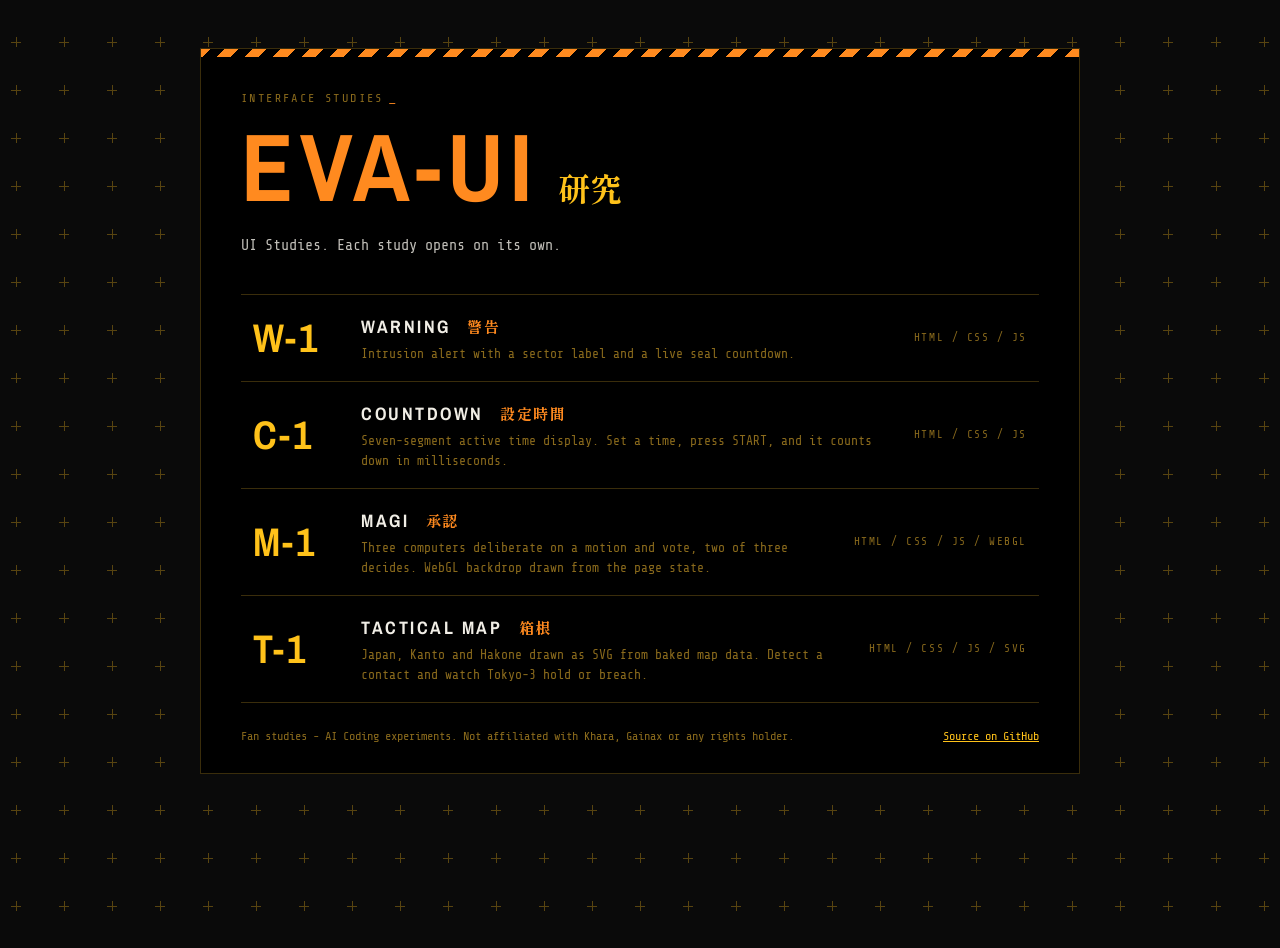
<file: index.html>
<!doctype html>
<html lang="en">
<head>
  <meta charset="utf-8">
  <meta name="viewport" content="width=device-width, initial-scale=1">
  <title>EVA-UI</title>
  <meta name="description" content="Evangelion style screens in HTML, CSS and vanilla JavaScript.">

  <link rel="preconnect" href="https://fonts.googleapis.com">
  <link rel="stylesheet" href="https://fonts.googleapis.com/css2?family=Archivo+Narrow:wght@500;700&family=Share+Tech+Mono&family=Shippori+Mincho+B1:wght@800&display=swap">
  <link rel="stylesheet" href="style.css">
</head>
<body>
  <main class="index">

    <header class="head">
      <p class="eyebrow">INTERFACE STUDIES</p>
      <h1 class="title">
        <span class="title__en">EVA-UI</span>
        <span class="title__jp" lang="ja">研究</span>
      </h1>
      <p class="lede">UI Studies. Each study opens on its own.</p>
    </header>

    <!-- ================= STUDY LIST =================
         This is the only part of the page to edit when a study is added.
         Copy a whole <li> block below, paste it where it belongs, then change:

           href        the study folder, lowercase, with a trailing slash.
                       Keep it relative (no leading slash) so it works on a
                       project site such as user.github.io/EVA-UI/.
           .code       the study code, uppercase (W-1, C-1, M-1, T-1, ...).
           .name       English name. .name__jp is its Japanese label.
           .note       one line on what it is or what it teaches.
           .tech       what it is built with, as plain text.

         To list a study that is not ready yet, use <div class="study" data-soon>
         in place of <a class="study" href="...">, and close it with </div>.
         It shows dimmed with a SOON mark and is not a link.

         Template:

         <li>
           <a class="study" href="x-1/">
             <span class="code">X-1</span>
             <span class="body">
               <span class="name">Name <span class="name__jp" lang="ja">日本語</span></span>
               <span class="note">One line about it.</span>
             </span>
             <span class="tech">HTML / CSS</span>
           </a>
         </li>
    -->
    <ol class="studies">

      <li>
        <a class="study" href="w-1/">
          <span class="code">W-1</span>
          <span class="body">
            <span class="name">Warning <span class="name__jp" lang="ja">警告</span></span>
            <span class="note">Intrusion alert with a sector label and a live seal countdown.</span>
          </span>
          <span class="tech">HTML / CSS / JS</span>
        </a>
      </li>

      <li>
        <a class="study" href="c-1/">
          <span class="code">C-1</span>
          <span class="body">
            <span class="name">Countdown <span class="name__jp" lang="ja">設定時間</span></span>
            <span class="note">Seven-segment active time display. Set a time, press START, and it counts down in milliseconds.</span>
          </span>
          <span class="tech">HTML / CSS / JS</span>
        </a>
      </li>

      <li>
        <a class="study" href="m-1/">
          <span class="code">M-1</span>
          <span class="body">
            <span class="name">MAGI <span class="name__jp" lang="ja">承認</span></span>
            <span class="note">Three computers deliberate on a motion and vote, two of three decides. WebGL backdrop drawn from the page state.</span>
          </span>
          <span class="tech">HTML / CSS / JS / WebGL</span>
        </a>
      </li>

      <li>
        <a class="study" href="t-1/">
          <span class="code">T-1</span>
          <span class="body">
            <span class="name">Tactical map <span class="name__jp" lang="ja">箱根</span></span>
            <span class="note">Japan, Kanto and Hakone drawn as SVG from baked map data. Detect a contact and watch Tokyo-3 hold or breach.</span>
          </span>
          <span class="tech">HTML / CSS / JS / SVG</span>
        </a>
      </li>

    </ol>

    <footer class="foot">
      <p>Fan studies - AI Coding experiments. Not affiliated with Khara, Gainax or any rights holder.</p>
      <p><a href="https://github.com/jdanac/EVA-UI">Source on GitHub</a></p>
    </footer>

  </main>
</body>
</html>
</file>
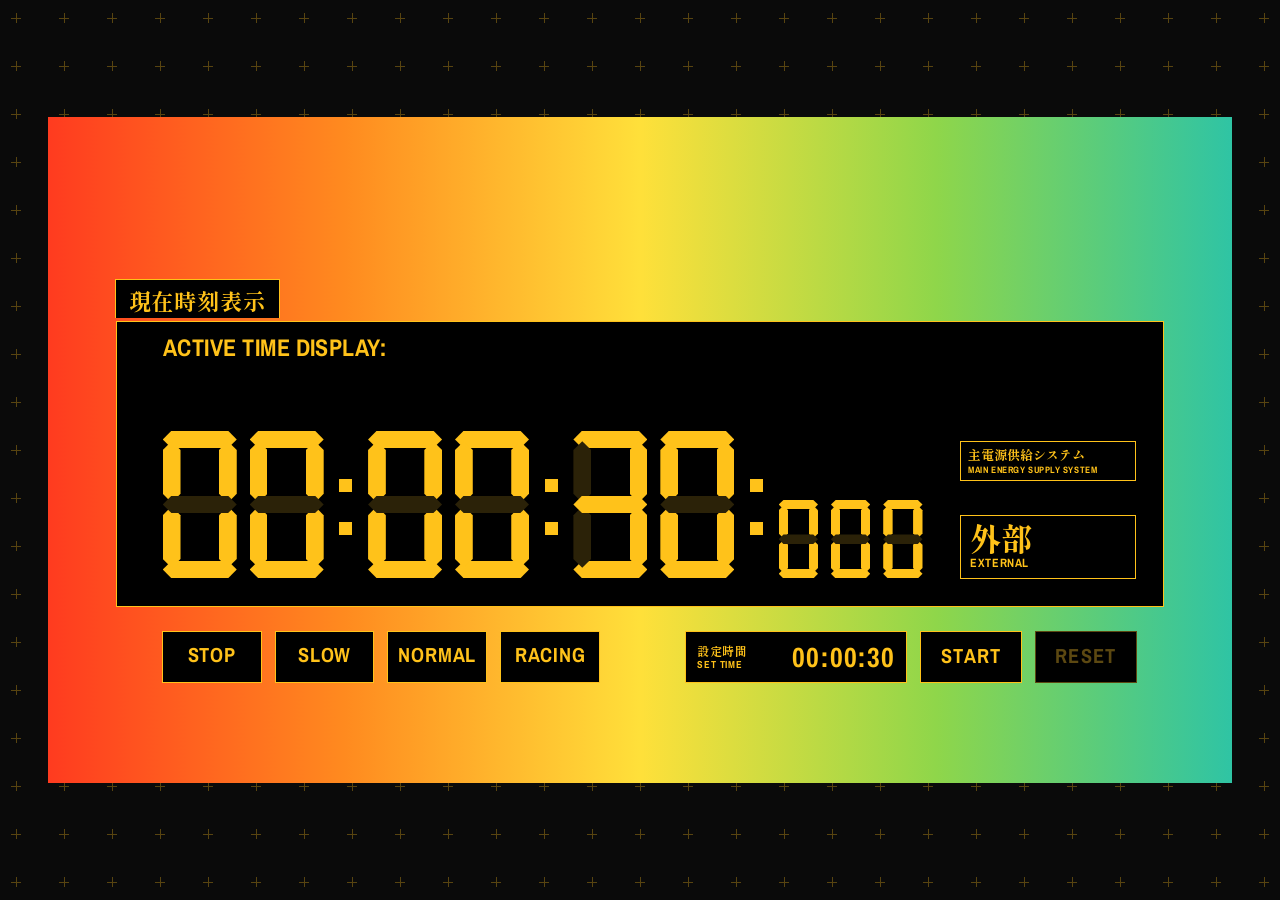
<file: C-1/index.html>
<!doctype html>
<html lang="en">
<head>
  <meta charset="utf-8">
  <meta name="viewport" content="width=device-width, initial-scale=1, minimum-scale=1">
  <title>NGE Active Time Display Study</title>

  <!-- Fonts: if these fail to load, the label and tab fall back to generic faces -->
  <link rel="preconnect" href="https://fonts.googleapis.com">
  <link rel="stylesheet" href="https://fonts.googleapis.com/css2?family=Archivo+Narrow:wght@700&family=Shippori+Mincho+B1:wght@800&display=swap">

  <link rel="stylesheet" href="style.css">
  <script src="script.js" defer></script>
</head>
<body>

  <!-- The screen: a fixed 1280x720 box (scaled to fit the window by script.js) with the rainbow gradient as its background.
       script.js sets data-state here: idle, running or done. -->
  <main class="screen" data-state="idle">

    <!-- Hazard bands along the top and bottom edges. Hidden until the countdown ends. -->
    <div class="hazard hazard--top" aria-hidden="true"></div>
    <div class="hazard hazard--bottom" aria-hidden="true"></div>

    <!-- Black panel. The tab and label are positioned against it. -->
    <section class="panel">

      <div class="tab" lang="ja">現在時刻表示</div>
      <div class="label">ACTIVE TIME DISPLAY:</div>

      <!-- Shown, and blinking, only when the countdown ends -->
      <div class="alarm">
        <div class="alarm__jp" lang="ja">警告</div>
        <div>
          <div class="alarm__en">WARNING</div>
          <div class="alarm__sub">EMERGENCY</div>
        </div>
      </div>

      <!-- Seven-segment readout: HH:MM:SS then milliseconds, nine digits in all.
           Every segment is an <i>. A digit is lit by its data-v attribute
           (0 to 9), which script.js updates; the segment table is in
           style.css section 6. Without the script every digit stays at 0.
           Segments: a top, b top-right, c bottom-right, d bottom,
                     e bottom-left, f top-left, g middle. -->
      <div class="readout" role="img" aria-label="Active time display">

        <!-- HH -->
        <span class="digit" data-v="0"><i class="a"></i><i class="b"></i><i class="c"></i><i class="d"></i><i class="e"></i><i class="f"></i><i class="g"></i></span>
        <span class="digit" data-v="0"><i class="a"></i><i class="b"></i><i class="c"></i><i class="d"></i><i class="e"></i><i class="f"></i><i class="g"></i></span>
        <span class="colon"></span>

        <!-- MM -->
        <span class="digit" data-v="0"><i class="a"></i><i class="b"></i><i class="c"></i><i class="d"></i><i class="e"></i><i class="f"></i><i class="g"></i></span>
        <span class="digit" data-v="0"><i class="a"></i><i class="b"></i><i class="c"></i><i class="d"></i><i class="e"></i><i class="f"></i><i class="g"></i></span>
        <span class="colon"></span>

        <!-- SS -->
        <span class="digit" data-v="0"><i class="a"></i><i class="b"></i><i class="c"></i><i class="d"></i><i class="e"></i><i class="f"></i><i class="g"></i></span>
        <span class="digit" data-v="0"><i class="a"></i><i class="b"></i><i class="c"></i><i class="d"></i><i class="e"></i><i class="f"></i><i class="g"></i></span>
        <span class="colon"></span>

        <!-- Milliseconds: smaller digits -->
        <span class="digit digit--ms" data-v="0"><i class="a"></i><i class="b"></i><i class="c"></i><i class="d"></i><i class="e"></i><i class="f"></i><i class="g"></i></span>
        <span class="digit digit--ms" data-v="0"><i class="a"></i><i class="b"></i><i class="c"></i><i class="d"></i><i class="e"></i><i class="f"></i><i class="g"></i></span>
        <span class="digit digit--ms" data-v="0"><i class="a"></i><i class="b"></i><i class="c"></i><i class="d"></i><i class="e"></i><i class="f"></i><i class="g"></i></span>

      </div>

      <!-- Right column: EXTERNAL while idle. Once the countdown starts the display
           runs on battery, so INTERNAL lights up and shows its hazard block. -->
      <div class="side">
        <div class="src src--internal">
          <div>
            <div class="src__jp" lang="ja">内部</div>
            <div class="src__en">INTERNAL</div>
          </div>
          <div class="src__hazard"></div>
        </div>

        <div class="supply">
          <div class="supply__jp" lang="ja">主電源供給システム</div>
          <div class="supply__en">MAIN ENERGY SUPPLY SYSTEM</div>
        </div>

        <div class="src src--external">
          <div>
            <div class="src__jp" lang="ja">外部</div>
            <div class="src__en">EXTERNAL</div>
          </div>
        </div>
      </div>
    </section>

    <!-- Controls. Hidden until script.js runs, since nothing here works without it. -->
    <div class="controls" hidden>

      <!-- Labels only. RACING is highlighted while the countdown runs. -->
      <ul class="modes" aria-label="Operating mode">
        <li class="mode mode--stop">STOP</li>
        <li class="mode mode--slow">SLOW</li>
        <li class="mode mode--normal">NORMAL</li>
        <li class="mode mode--racing">RACING</li>
      </ul>

      <form class="entry" novalidate>
        <label class="field">
          <span class="field__label"><span lang="ja">設定時間</span>SET TIME</span>
          <input class="field__input" id="time" type="text" inputmode="numeric" autocomplete="off" value="00:00:30" aria-describedby="time-hint">
        </label>
        <button class="btn" id="start" type="submit">START</button>
        <button class="btn" id="reset" type="button">RESET</button>
      </form>
    </div>

    <!-- Read aloud, not shown. Announces when the countdown starts and ends. -->
    <p class="sr-only" id="time-hint">Type digits to fill hours, minutes and seconds from the right. The maximum is 99:59:59.</p>
    <p class="sr-only" id="status" role="status"></p>

  </main>

  <!-- Phone in portrait only: covers the screen and asks for landscape (style.css section 10) -->
  <div class="rotate">
    <div class="rotate__icon" aria-hidden="true"></div>
    <div class="rotate__jp" lang="ja">画面を横向きにしてください</div>
    <div class="rotate__en">ROTATE TO LANDSCAPE</div>
  </div>

</body>
</html>
</file>
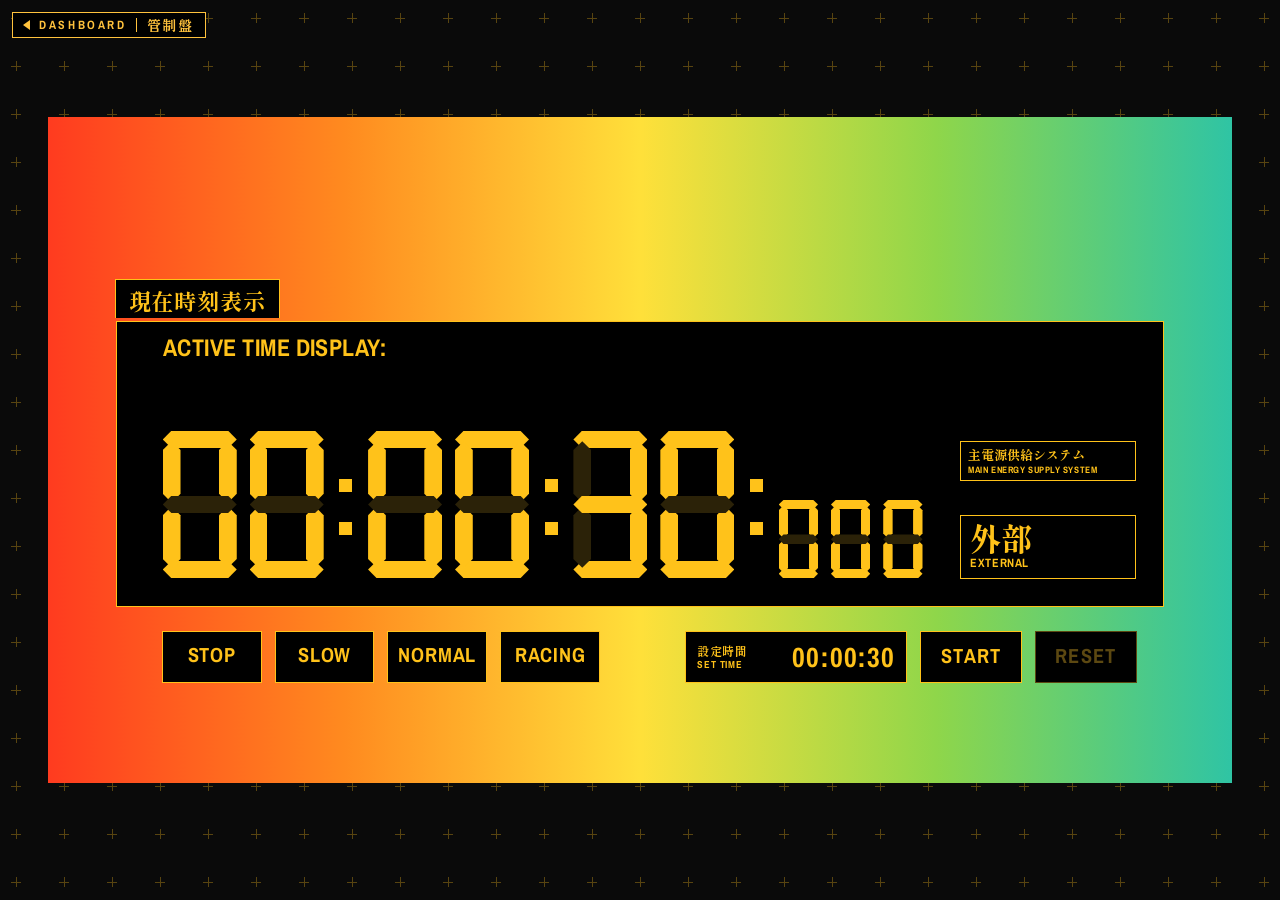
<file: c-1/index.html>
<!doctype html>
<html lang="en">
<head>
  <meta charset="utf-8">
  <meta name="viewport" content="width=device-width, initial-scale=1, minimum-scale=1">
  <title>NGE Active Time Display Study</title>

  <!-- Fonts: if these fail to load, the label and tab fall back to generic faces -->
  <link rel="preconnect" href="https://fonts.googleapis.com">
  <link rel="stylesheet" href="https://fonts.googleapis.com/css2?family=Archivo+Narrow:wght@700&family=Shippori+Mincho+B1:wght@800&display=swap">

  <link rel="stylesheet" href="style.css">
  <script src="script.js" defer></script>
</head>
<body>
  <!-- Back to the dashboard. Outside the screen on purpose; see .menu in style.css.
       index.html is spelled out so it also works when opened from disk. -->
  <a class="menu" href="../index.html" aria-label="EVA-UI dashboard, all studies">
    <span>DASHBOARD</span><span class="menu__jp" lang="ja" aria-hidden="true">管制盤</span>
  </a>


  <!-- The screen: a fixed 1280x720 box (scaled to fit the window by script.js) with the rainbow gradient as its background.
       script.js sets data-state here: idle, running or done. -->
  <main class="screen" data-state="idle">

    <!-- Hazard bands along the top and bottom edges. Hidden until the countdown ends. -->
    <div class="hazard hazard--top" aria-hidden="true"></div>
    <div class="hazard hazard--bottom" aria-hidden="true"></div>

    <!-- Black panel. The tab and label are positioned against it. -->
    <section class="panel">

      <div class="tab" lang="ja">現在時刻表示</div>
      <div class="label">ACTIVE TIME DISPLAY:</div>

      <!-- Shown, and blinking, only when the countdown ends -->
      <div class="alarm">
        <div class="alarm__jp" lang="ja">警告</div>
        <div>
          <div class="alarm__en">WARNING</div>
          <div class="alarm__sub">EMERGENCY</div>
        </div>
      </div>

      <!-- Seven-segment readout: HH:MM:SS then milliseconds, nine digits in all.
           Every segment is an <i>. A digit is lit by its data-v attribute
           (0 to 9), which script.js updates; the segment table is in
           style.css section 6. Without the script every digit stays at 0.
           Segments: a top, b top-right, c bottom-right, d bottom,
                     e bottom-left, f top-left, g middle. -->
      <div class="readout" role="img" aria-label="Active time display">

        <!-- HH -->
        <span class="digit" data-v="0"><i class="a"></i><i class="b"></i><i class="c"></i><i class="d"></i><i class="e"></i><i class="f"></i><i class="g"></i></span>
        <span class="digit" data-v="0"><i class="a"></i><i class="b"></i><i class="c"></i><i class="d"></i><i class="e"></i><i class="f"></i><i class="g"></i></span>
        <span class="colon"></span>

        <!-- MM -->
        <span class="digit" data-v="0"><i class="a"></i><i class="b"></i><i class="c"></i><i class="d"></i><i class="e"></i><i class="f"></i><i class="g"></i></span>
        <span class="digit" data-v="0"><i class="a"></i><i class="b"></i><i class="c"></i><i class="d"></i><i class="e"></i><i class="f"></i><i class="g"></i></span>
        <span class="colon"></span>

        <!-- SS -->
        <span class="digit" data-v="0"><i class="a"></i><i class="b"></i><i class="c"></i><i class="d"></i><i class="e"></i><i class="f"></i><i class="g"></i></span>
        <span class="digit" data-v="0"><i class="a"></i><i class="b"></i><i class="c"></i><i class="d"></i><i class="e"></i><i class="f"></i><i class="g"></i></span>
        <span class="colon"></span>

        <!-- Milliseconds: smaller digits -->
        <span class="digit digit--ms" data-v="0"><i class="a"></i><i class="b"></i><i class="c"></i><i class="d"></i><i class="e"></i><i class="f"></i><i class="g"></i></span>
        <span class="digit digit--ms" data-v="0"><i class="a"></i><i class="b"></i><i class="c"></i><i class="d"></i><i class="e"></i><i class="f"></i><i class="g"></i></span>
        <span class="digit digit--ms" data-v="0"><i class="a"></i><i class="b"></i><i class="c"></i><i class="d"></i><i class="e"></i><i class="f"></i><i class="g"></i></span>

      </div>

      <!-- Right column: EXTERNAL while idle. Once the countdown starts the display
           runs on battery, so INTERNAL lights up and shows its hazard block. -->
      <div class="side">
        <div class="src src--internal">
          <div>
            <div class="src__jp" lang="ja">内部</div>
            <div class="src__en">INTERNAL</div>
          </div>
          <div class="src__hazard"></div>
        </div>

        <div class="supply">
          <div class="supply__jp" lang="ja">主電源供給システム</div>
          <div class="supply__en">MAIN ENERGY SUPPLY SYSTEM</div>
        </div>

        <div class="src src--external">
          <div>
            <div class="src__jp" lang="ja">外部</div>
            <div class="src__en">EXTERNAL</div>
          </div>
        </div>
      </div>
    </section>

    <!-- Controls. Hidden until script.js runs, since nothing here works without it. -->
    <div class="controls" hidden>

      <!-- Labels only. RACING is highlighted while the countdown runs. -->
      <ul class="modes" aria-label="Operating mode">
        <li class="mode mode--stop">STOP</li>
        <li class="mode mode--slow">SLOW</li>
        <li class="mode mode--normal">NORMAL</li>
        <li class="mode mode--racing">RACING</li>
      </ul>

      <form class="entry" novalidate>
        <label class="field">
          <span class="field__label"><span lang="ja">設定時間</span>SET TIME</span>
          <input class="field__input" id="time" type="text" inputmode="numeric" autocomplete="off" value="00:00:30" aria-describedby="time-hint">
        </label>
        <button class="btn" id="start" type="submit">START</button>
        <button class="btn" id="reset" type="button">RESET</button>
      </form>
    </div>

    <!-- Read aloud, not shown. Announces when the countdown starts and ends. -->
    <p class="sr-only" id="time-hint">Type digits to fill hours, minutes and seconds from the right. The maximum is 99:59:59.</p>
    <p class="sr-only" id="status" role="status"></p>

  </main>

  <!-- Phone in portrait only: covers the screen and asks for landscape (style.css section 10) -->
  <div class="rotate">
    <div class="rotate__icon" aria-hidden="true"></div>
    <div class="rotate__jp" lang="ja">画面を横向きにしてください</div>
    <div class="rotate__en">ROTATE TO LANDSCAPE</div>
  </div>

</body>
</html>
</file>
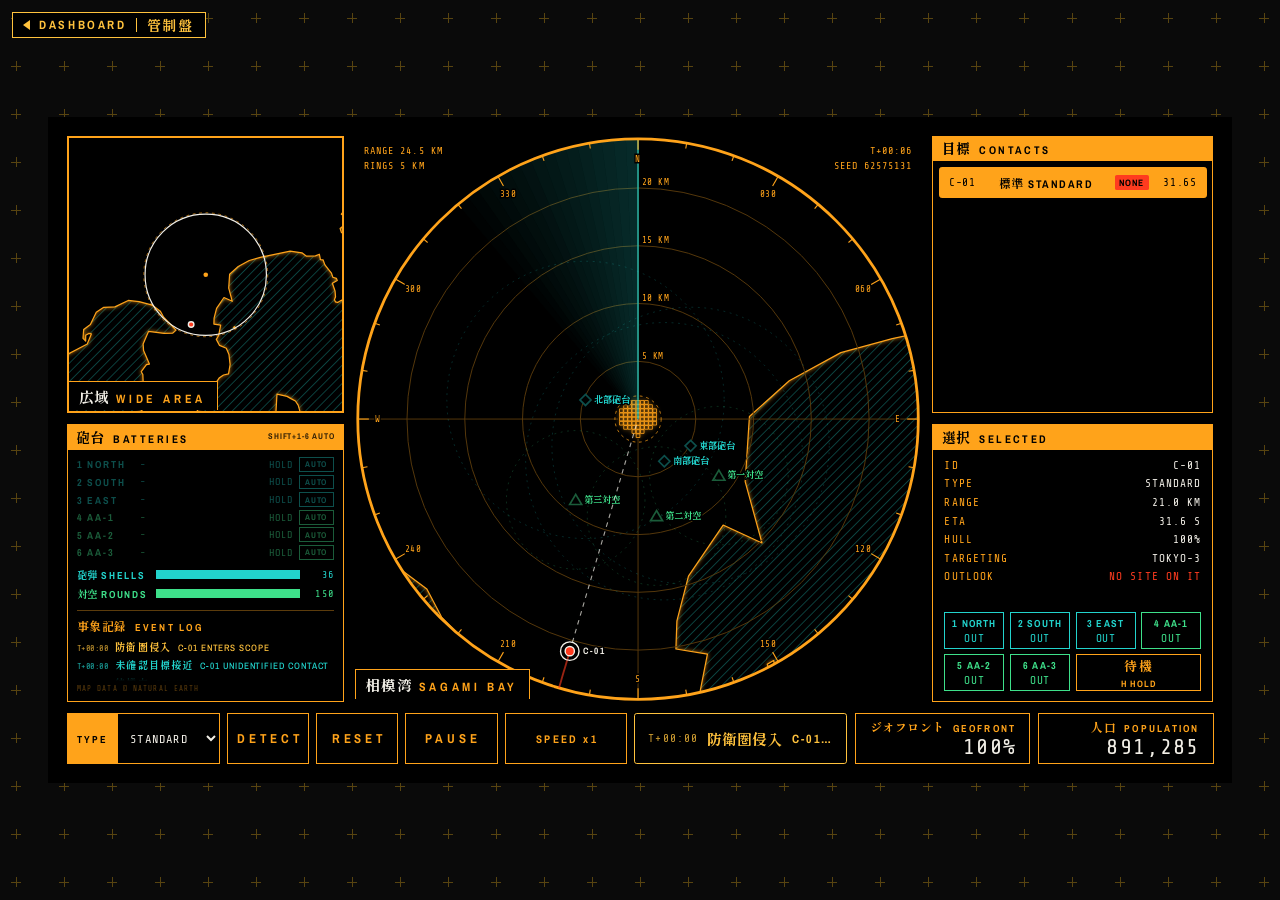
<file: g-1/index.html>
<!doctype html>
<html lang="en">
<head>
  <meta charset="utf-8">
  <meta name="viewport" content="width=device-width, initial-scale=1, minimum-scale=1">
  <title>G-1 Radar Defense</title>

  <!-- Fonts: if these fail to load, the text falls back to generic faces -->
  <link rel="preconnect" href="https://fonts.googleapis.com">
  <link rel="stylesheet" href="https://fonts.googleapis.com/css2?family=Archivo+Narrow:wght@500;700&family=Share+Tech+Mono&family=Shippori+Mincho+B1:wght@800&display=swap">

  <link rel="stylesheet" href="style.css">

  <!-- Map data baked by tools/geo.mjs (plain scripts, so the page opens from disk),
       then the rules (sim.js, no DOM), then the screen (script.js). Order matters. -->
  <script src="data/sagami-land.js" defer></script>
  <script src="data/kanto.js" defer></script>
  <script src="sim.js" defer></script>
  <script src="script.js" defer></script>
</head>
<body>

  <!-- Back to the dashboard. Outside the screen on purpose; see .menu in style.css.
       index.html is spelled out so it also works when opened from disk. -->
  <a class="menu" href="../index.html" aria-label="EVA-UI dashboard, all studies">
    <span>DASHBOARD</span><span class="menu__jp" lang="ja" aria-hidden="true">管制盤</span>
  </a>

  <!-- The diagonal hatching used for the sea, defined once and shared by both maps -->
  <svg class="defs" width="0" height="0" aria-hidden="true">
    <defs>
      <pattern id="hatch" width="7" height="7" patternUnits="userSpaceOnUse" patternTransform="rotate(45)">
        <path d="M0 0V7" />
      </pattern>
    </defs>
  </svg>

  <!-- The screen: a fixed 1280x720 box (scaled to fit the window by script.js).
       script.js sets data-state here (running while the scripted run is on, held
       when it is over, breached if the Geofront fell). The panels are placed with absolute offsets. -->
  <main class="screen" data-state="running">

    <!-- Wide area: the whole approach, so a contact is seen coming before it reaches the scope.
         script.js draws the land and puts a dot on it for every contact. -->
    <section class="panel panel--wide" aria-label="Wide area map">
      <svg id="wide" viewBox="0 0 300 300" aria-hidden="true"></svg>
      <svg id="wide-live" class="live" viewBox="0 0 300 300" aria-hidden="true"></svg>
      <p class="panel__tag"><span lang="ja">広域</span> WIDE AREA</p>
    </section>

    <!-- The scope: the main map and where the game is played. Land, range rings and
         the sweep are drawn by script.js; the second svg holds the contacts, which
         are clickable. The banners show only when the screen is paused, the
         Geofront is breached, or the run is over and held (data-paused and
         data-state on .screen). -->
    <section class="panel panel--scope" aria-label="Radar scope">
      <svg id="scope" viewBox="0 0 612 612" aria-hidden="true"></svg>
      <svg id="scope-live" class="live" viewBox="0 0 612 612"></svg>
      <p class="panel__corner panel__corner--tl">RANGE 24.5 KM<br>RINGS 5 KM</p>
      <p class="panel__corner panel__corner--tr"><span id="clock">T+00:00</span><br>SEED <span id="seed">-</span></p>
      <p class="panel__tag"><span lang="ja">相模湾</span> SAGAMI BAY</p>
      <p class="banner banner--paused"><span lang="ja">一時停止</span> PAUSED</p>
      <p class="banner banner--breach"><span lang="ja">ジオフロント侵入</span> GEOFRONT BREACHED</p>
      <p class="banner banner--held"><span lang="ja">防衛成功</span> CITY HELD</p>
      <!-- After the run (held or breached): what happened, from the events script.js has already taken -->
      <div class="aar" id="aar" aria-live="polite"></div>
    </section>

    <!-- Left, under the wide map: the six sites (script.js lists them from the sim:
         what each is on and what it is doing), the two ammunition pools (shells
         for the guns, rounds for the AA), and a short log of what has happened,
         newest first. The log is read aloud as it grows. -->
    <section class="cell cell--bat">
      <h2 class="cell__tag"><span lang="ja">砲台</span> BATTERIES <span class="cell__hint">SHIFT+1-6 AUTO</span></h2>
      <div class="cell__body">
        <ul class="bats" id="bats"></ul>
        <p class="ammo" data-pool="GUN" data-low="false"><span class="ammo__label"><span lang="ja">砲弾</span> SHELLS</span><span class="ammo__bar"><i></i></span><span class="ammo__num">36</span></p>
        <p class="ammo" data-pool="AA" data-low="false"><span class="ammo__label"><span lang="ja">対空</span> ROUNDS</span><span class="ammo__bar"><i></i></span><span class="ammo__num">150</span></p>
        <h3 class="log__head"><span lang="ja">事象記録</span> EVENT LOG</h3>
        <ol class="log" id="log" role="log" aria-label="Event log"></ol>
        <p class="credit">MAP DATA &copy; NATURAL EARTH</p>
      </div>
    </section>

    <!-- Right, top: every contact on the way in, soonest to hit the city first.
         Each row is a button, so the list works with the keyboard as well as the mouse. -->
    <section class="cell cell--contacts">
      <h2 class="cell__tag"><span lang="ja">目標</span> CONTACTS</h2>
      <div class="cell__body">
        <ol class="list" id="list" aria-label="Contacts, soonest to impact first"></ol>
        <p class="list__empty" id="empty"><span lang="ja">目標なし</span> NO CONTACTS</p>
      </div>
    </section>

    <!-- Right, bottom: the selected contact and the fire orders for it. Each
         battery button puts that battery on this contact, or takes it off if it
         is already on it (keys 1 to 6), and shows the hit chance it would have
         now. script.js makes the six buttons from the sim's list of sites.
         HOLD takes every battery off whatever it is on (key H). -->
    <section class="cell cell--target">
      <h2 class="cell__tag"><span lang="ja">選択</span> SELECTED</h2>
      <div class="cell__body target" id="target" data-empty="true">
        <dl class="rows">
          <dt>ID</dt>      <dd id="t-id">-</dd>
          <dt>TYPE</dt>    <dd id="t-kind">-</dd>
          <dt>RANGE</dt>   <dd id="t-range">-</dd>
          <dt>ETA</dt>     <dd id="t-eta">-</dd>
          <dt>HULL</dt>    <dd id="t-hull">-</dd>
          <dt>TARGETING</dt> <dd id="t-goal">-</dd>
          <dt>OUTLOOK</dt> <dd id="t-outlook">-</dd>
        </dl>
        <div class="orders" role="group" aria-label="Fire orders for the selected contact">
          <button class="order order--hold" type="button" id="hold-all"><span class="order__name" lang="ja">待機</span><span class="order__hit">H HOLD</span></button>
        </div>
      </div>
    </section>

    <!-- Bottom bar: controls for testing, PAUSE (Space: orders can still be given
         while paused), SPEED (key T: x1, x2, x4), the latest event as a one-line ticker (hidden from
         screen readers: the log in the BATTERIES box already says it), the
         Geofront's integrity (zero is a breach and ends the run) and the city's
         population, which is the score. Hidden until script.js runs, since nothing here works
         without it. -->
    <form class="bar" novalidate hidden>
      <label class="field">
        <span class="field__label">TYPE</span>
        <select class="field__input" id="pick-kind">
          <option value="STANDARD">STANDARD</option>
          <option value="HEAVY">HEAVY</option>
          <option value="RAIDER">RAIDER</option>
        </select>
      </label>
      <button class="btn" id="detect" type="submit">DETECT</button>
      <button class="btn" id="reset" type="button">RESET</button>
      <button class="btn" id="pause" type="button" aria-pressed="false">PAUSE</button>
      <button class="btn" id="speed" type="button" data-rate="1" title="Game speed (key T)">SPEED x1</button>
      <p class="ticker" id="ticker" aria-hidden="true" data-level="idle"><span class="ticker__ja" lang="ja">待機中</span> <span class="ticker__en">STANDBY</span></p>
      <p class="gf" data-hit="false" data-level="ok"><span class="pop__label"><span lang="ja">ジオフロント</span> GEOFRONT</span><span class="pop__num" id="gf">100%</span></p>
      <p class="pop" data-hit="false"><span class="pop__label"><span lang="ja">人口</span> POPULATION</span><span class="pop__num" id="pop">891,285</span></p>
    </form>

  </main>

  <!-- Phone in portrait only: covers the screen and asks for landscape (style.css section 8) -->
  <div class="rotate">
    <div class="rotate__icon" aria-hidden="true"></div>
    <div class="rotate__jp" lang="ja">画面を横向きにしてください</div>
    <div class="rotate__en">ROTATE TO LANDSCAPE</div>
  </div>

</body>
</html>
</file>
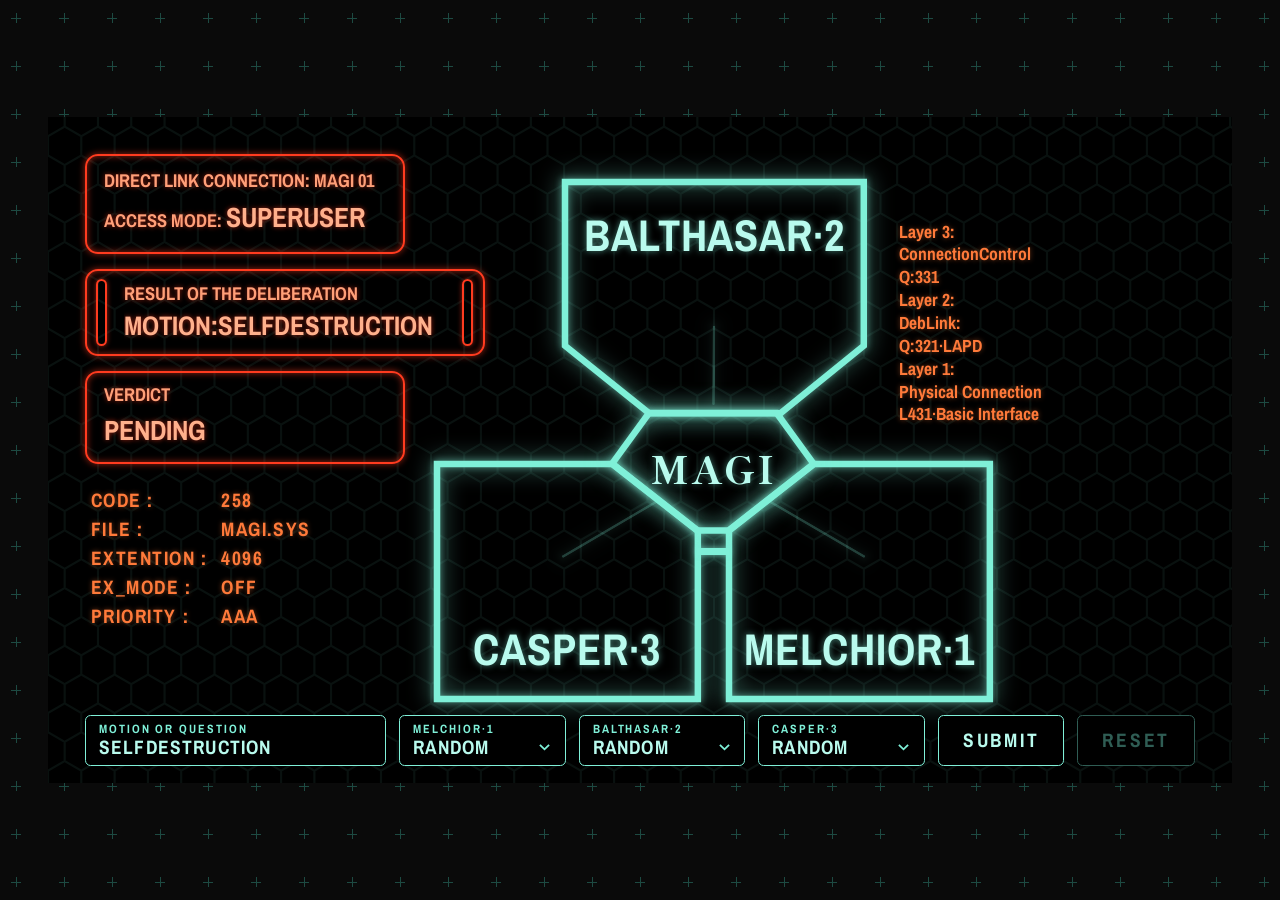
<file: M-1/index.html>
<!doctype html>
<html lang="en">
<head>
  <meta charset="utf-8">
  <meta name="viewport" content="width=device-width, initial-scale=1, minimum-scale=1">
  <title>NGE MAGI Deliberation Study</title>

  <!-- Fonts: if these fail to load, the text falls back to generic faces -->
  <link rel="preconnect" href="https://fonts.googleapis.com">
  <link rel="stylesheet" href="https://fonts.googleapis.com/css2?family=Archivo+Narrow:wght@700&family=Shippori+Mincho+B1:wght@800&display=swap">

  <link rel="stylesheet" href="style.css">
  <script src="script.js" defer></script>
  <script src="webgl.js" defer></script>
</head>
<body>

  <!-- The screen: a fixed 1280x720 box on black (scaled to fit the window by script.js).
       script.js sets data-state here (idle, processing or resolved), and data-status
       and data-vote on each plate. The markup holds a sample result copied from the
       reference, which is what shows if the script fails. -->
  <main class="screen" data-state="resolved">

    <!-- Left column: link status, deliberation result, system code -->
    <section class="info" aria-label="Link and result">

      <div class="tag tag--link">
        <p><span class="tag__label">DIRECT LINK CONNECTION:</span> MAGI 01</p>
        <p><span class="tag__label">ACCESS MODE:</span> <span class="tag__big">SUPERUSER</span></p>
      </div>

      <div class="tag tag--result">
        <p class="tag__label">RESULT OF THE DELIBERATION</p>
        <p class="tag__big tag__big--lg">MOTION:<span id="motion-text">SELFDESTRUCTION</span></p>
      </div>

      <!-- Tally and outcome. script.js sets data-verdict (pending, deliberating,
           approve or deny) and the text. -->
      <div class="tag tag--verdict" data-verdict="approve">
        <p class="tag__label">VERDICT</p>
        <p class="tag__big" id="verdict-text">APPROVED 2-1</p>
      </div>

      <dl class="code">
        <dt>CODE :</dt>       <dd>258</dd>
        <dt>FILE :</dt>       <dd>MAGI.SYS</dd>
        <dt>EXTENTION :</dt>  <dd>4096</dd>
        <dt>EX_MODE :</dt>    <dd>OFF</dd>
        <dt>PRIORITY :</dt>   <dd>AAA</dd>
      </dl>
    </section>

    <!-- The three computers. Each plate is an SVG outline with the name and the
         vote stamp laid over it as ordinary text. Their edges share lines with
         the MAGI hexagon in the middle, so the group reads as one shape. -->
    <div class="magi">

      <section class="node node--balthasar" data-node="balthasar" data-status="voted" data-vote="approve">
        <svg class="node__shape" viewBox="0 0 323 250" aria-hidden="true"><polygon points="0,0 323,0 323,177 233,250 91,250 0,177"/></svg>
        <h2 class="node__name">BALTHASAR·2</h2>
        <p class="stamp"><span class="stamp__jp" lang="ja" aria-hidden="true">承認</span><span class="stamp__en sr-only">Approved</span></p>
      </section>

      <section class="node node--casper" data-node="casper" data-status="voted" data-vote="deny">
        <svg class="node__shape" viewBox="0 0 282 254" aria-hidden="true"><polygon points="0,0 190,0 282,72 282,254 0,254"/></svg>
        <h2 class="node__name">CASPER·3</h2>
        <p class="stamp"><span class="stamp__jp" lang="ja" aria-hidden="true">否定</span><span class="stamp__en sr-only">Denied</span></p>
      </section>

      <section class="node node--melchior" data-node="melchior" data-status="voted" data-vote="approve">
        <svg class="node__shape" viewBox="0 0 282 254" aria-hidden="true"><polygon points="0,72 92,0 282,0 282,254 0,254"/></svg>
        <h2 class="node__name">MELCHIOR·1</h2>
        <p class="stamp"><span class="stamp__jp" lang="ja" aria-hidden="true">承認</span><span class="stamp__en sr-only">Approved</span></p>
      </section>

      <!-- The hexagon in the middle, and the short bar joining the lower plates -->
      <div class="core">
        <svg class="node__shape" viewBox="0 0 218 127" aria-hidden="true"><polygon points="40,0 178,0 218,55 126,127 92,127 0,55"/></svg>
        <p class="core__name">MAGI</p>
      </div>
      <div class="link" aria-hidden="true"></div>
    </div>

    <!-- Right column: connection layers -->
    <dl class="layers" aria-label="Connection layers">
      <dt>Layer 3:</dt> <dd>ConnectionControl</dd> <dd>Q:331</dd>
      <dt>Layer 2:</dt> <dd>DebLink:</dd>          <dd>Q:321·LAPD</dd>
      <dt>Layer 1:</dt> <dd>Physical Connection</dd> <dd>L431·Basic Interface</dd>
    </dl>

    <!-- Controls. Hidden until script.js runs, since nothing here works without it.
         Type any motion or question and the three computers vote on it, like a magic
         8-ball with a council. Each votes at random unless its menu forces approve
         or deny. -->
    <form class="controls" novalidate hidden>
      <label class="field field--motion">
        <span class="field__label">MOTION OR QUESTION</span>
        <input class="field__input" id="motion" type="text" maxlength="44" placeholder="TYPE A QUESTION" autocomplete="off" spellcheck="false" value="SELFDESTRUCTION">
      </label>

      <label class="field">
        <span class="field__label">MELCHIOR·1</span>
        <select class="field__input" id="pick-melchior">
          <option value="auto">RANDOM</option><option value="approve">APPROVE</option><option value="deny">DENY</option>
        </select>
      </label>
      <label class="field">
        <span class="field__label">BALTHASAR·2</span>
        <select class="field__input" id="pick-balthasar">
          <option value="auto">RANDOM</option><option value="approve">APPROVE</option><option value="deny">DENY</option>
        </select>
      </label>
      <label class="field">
        <span class="field__label">CASPER·3</span>
        <select class="field__input" id="pick-casper">
          <option value="auto">RANDOM</option><option value="approve">APPROVE</option><option value="deny">DENY</option>
        </select>
      </label>

      <button class="btn" id="submit" type="submit">SUBMIT</button>
      <button class="btn" id="reset" type="button">RESET</button>
    </form>

    <!-- Read aloud, not shown. Announces each vote and the result. -->
    <p class="sr-only" id="status" role="status"></p>

  </main>

  <!-- Phone in portrait only: covers the screen and asks for landscape (style.css section 8) -->
  <div class="rotate">
    <div class="rotate__icon" aria-hidden="true"></div>
    <div class="rotate__jp" lang="ja">画面を横向きにしてください</div>
    <div class="rotate__en">ROTATE TO LANDSCAPE</div>
  </div>

</body>
</html>
</file>
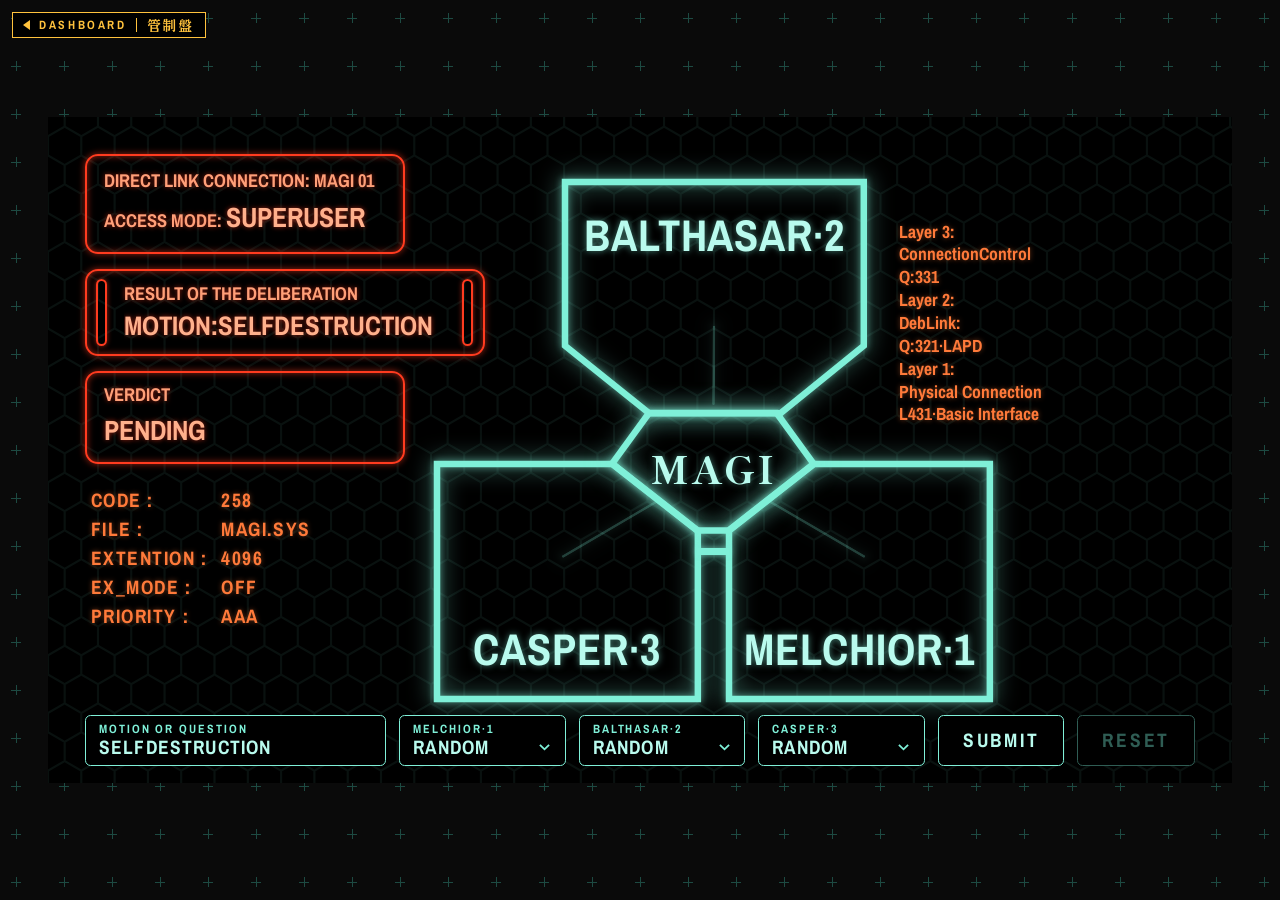
<file: m-1/index.html>
<!doctype html>
<html lang="en">
<head>
  <meta charset="utf-8">
  <meta name="viewport" content="width=device-width, initial-scale=1, minimum-scale=1">
  <title>NGE MAGI Deliberation Study</title>

  <!-- Fonts: if these fail to load, the text falls back to generic faces -->
  <link rel="preconnect" href="https://fonts.googleapis.com">
  <link rel="stylesheet" href="https://fonts.googleapis.com/css2?family=Archivo+Narrow:wght@700&family=Shippori+Mincho+B1:wght@800&display=swap">

  <link rel="stylesheet" href="style.css">
  <script src="script.js" defer></script>
  <script src="webgl.js" defer></script>
</head>
<body>
  <!-- Back to the dashboard. Outside the screen on purpose; see .menu in style.css.
       index.html is spelled out so it also works when opened from disk. -->
  <a class="menu" href="../index.html" aria-label="EVA-UI dashboard, all studies">
    <span>DASHBOARD</span><span class="menu__jp" lang="ja" aria-hidden="true">管制盤</span>
  </a>


  <!-- The screen: a fixed 1280x720 box on black (scaled to fit the window by script.js).
       script.js sets data-state here (idle, processing or resolved), and data-status
       and data-vote on each plate. The markup holds a sample result copied from the
       reference, which is what shows if the script fails. -->
  <main class="screen" data-state="resolved">

    <!-- Left column: link status, deliberation result, system code -->
    <section class="info" aria-label="Link and result">

      <div class="tag tag--link">
        <p><span class="tag__label">DIRECT LINK CONNECTION:</span> MAGI 01</p>
        <p><span class="tag__label">ACCESS MODE:</span> <span class="tag__big">SUPERUSER</span></p>
      </div>

      <div class="tag tag--result">
        <p class="tag__label">RESULT OF THE DELIBERATION</p>
        <p class="tag__big tag__big--lg">MOTION:<span id="motion-text">SELFDESTRUCTION</span></p>
      </div>

      <!-- Tally and outcome. script.js sets data-verdict (pending, deliberating,
           approve or deny) and the text. -->
      <div class="tag tag--verdict" data-verdict="approve">
        <p class="tag__label">VERDICT</p>
        <p class="tag__big" id="verdict-text">APPROVED 2-1</p>
      </div>

      <dl class="code">
        <dt>CODE :</dt>       <dd>258</dd>
        <dt>FILE :</dt>       <dd>MAGI.SYS</dd>
        <dt>EXTENTION :</dt>  <dd>4096</dd>
        <dt>EX_MODE :</dt>    <dd>OFF</dd>
        <dt>PRIORITY :</dt>   <dd>AAA</dd>
      </dl>
    </section>

    <!-- The three computers. Each plate is an SVG outline with the name and the
         vote stamp laid over it as ordinary text. Their edges share lines with
         the MAGI hexagon in the middle, so the group reads as one shape. -->
    <div class="magi">

      <section class="node node--balthasar" data-node="balthasar" data-status="voted" data-vote="approve">
        <svg class="node__shape" viewBox="0 0 323 250" aria-hidden="true"><polygon points="0,0 323,0 323,177 233,250 91,250 0,177"/></svg>
        <h2 class="node__name">BALTHASAR·2</h2>
        <p class="stamp"><span class="stamp__jp" lang="ja" aria-hidden="true">承認</span><span class="stamp__en sr-only">Approved</span></p>
      </section>

      <section class="node node--casper" data-node="casper" data-status="voted" data-vote="deny">
        <svg class="node__shape" viewBox="0 0 282 254" aria-hidden="true"><polygon points="0,0 190,0 282,72 282,254 0,254"/></svg>
        <h2 class="node__name">CASPER·3</h2>
        <p class="stamp"><span class="stamp__jp" lang="ja" aria-hidden="true">否定</span><span class="stamp__en sr-only">Denied</span></p>
      </section>

      <section class="node node--melchior" data-node="melchior" data-status="voted" data-vote="approve">
        <svg class="node__shape" viewBox="0 0 282 254" aria-hidden="true"><polygon points="0,72 92,0 282,0 282,254 0,254"/></svg>
        <h2 class="node__name">MELCHIOR·1</h2>
        <p class="stamp"><span class="stamp__jp" lang="ja" aria-hidden="true">承認</span><span class="stamp__en sr-only">Approved</span></p>
      </section>

      <!-- The hexagon in the middle, and the short bar joining the lower plates -->
      <div class="core">
        <svg class="node__shape" viewBox="0 0 218 127" aria-hidden="true"><polygon points="40,0 178,0 218,55 126,127 92,127 0,55"/></svg>
        <p class="core__name">MAGI</p>
      </div>
      <div class="link" aria-hidden="true"></div>
    </div>

    <!-- Right column: connection layers -->
    <dl class="layers" aria-label="Connection layers">
      <dt>Layer 3:</dt> <dd>ConnectionControl</dd> <dd>Q:331</dd>
      <dt>Layer 2:</dt> <dd>DebLink:</dd>          <dd>Q:321·LAPD</dd>
      <dt>Layer 1:</dt> <dd>Physical Connection</dd> <dd>L431·Basic Interface</dd>
    </dl>

    <!-- Controls. Hidden until script.js runs, since nothing here works without it.
         Type any motion or question and the three computers vote on it, like a magic
         8-ball with a council. Each votes at random unless its menu forces approve
         or deny. -->
    <form class="controls" novalidate hidden>
      <label class="field field--motion">
        <span class="field__label">MOTION OR QUESTION</span>
        <input class="field__input" id="motion" type="text" maxlength="44" placeholder="TYPE A QUESTION" autocomplete="off" spellcheck="false" value="SELFDESTRUCTION">
      </label>

      <label class="field">
        <span class="field__label">MELCHIOR·1</span>
        <select class="field__input" id="pick-melchior">
          <option value="auto">RANDOM</option><option value="approve">APPROVE</option><option value="deny">DENY</option>
        </select>
      </label>
      <label class="field">
        <span class="field__label">BALTHASAR·2</span>
        <select class="field__input" id="pick-balthasar">
          <option value="auto">RANDOM</option><option value="approve">APPROVE</option><option value="deny">DENY</option>
        </select>
      </label>
      <label class="field">
        <span class="field__label">CASPER·3</span>
        <select class="field__input" id="pick-casper">
          <option value="auto">RANDOM</option><option value="approve">APPROVE</option><option value="deny">DENY</option>
        </select>
      </label>

      <button class="btn" id="submit" type="submit">SUBMIT</button>
      <button class="btn" id="reset" type="button">RESET</button>
    </form>

    <!-- Read aloud, not shown. Announces each vote and the result. -->
    <p class="sr-only" id="status" role="status"></p>

  </main>

  <!-- Phone in portrait only: covers the screen and asks for landscape (style.css section 8) -->
  <div class="rotate">
    <div class="rotate__icon" aria-hidden="true"></div>
    <div class="rotate__jp" lang="ja">画面を横向きにしてください</div>
    <div class="rotate__en">ROTATE TO LANDSCAPE</div>
  </div>

</body>
</html>
</file>
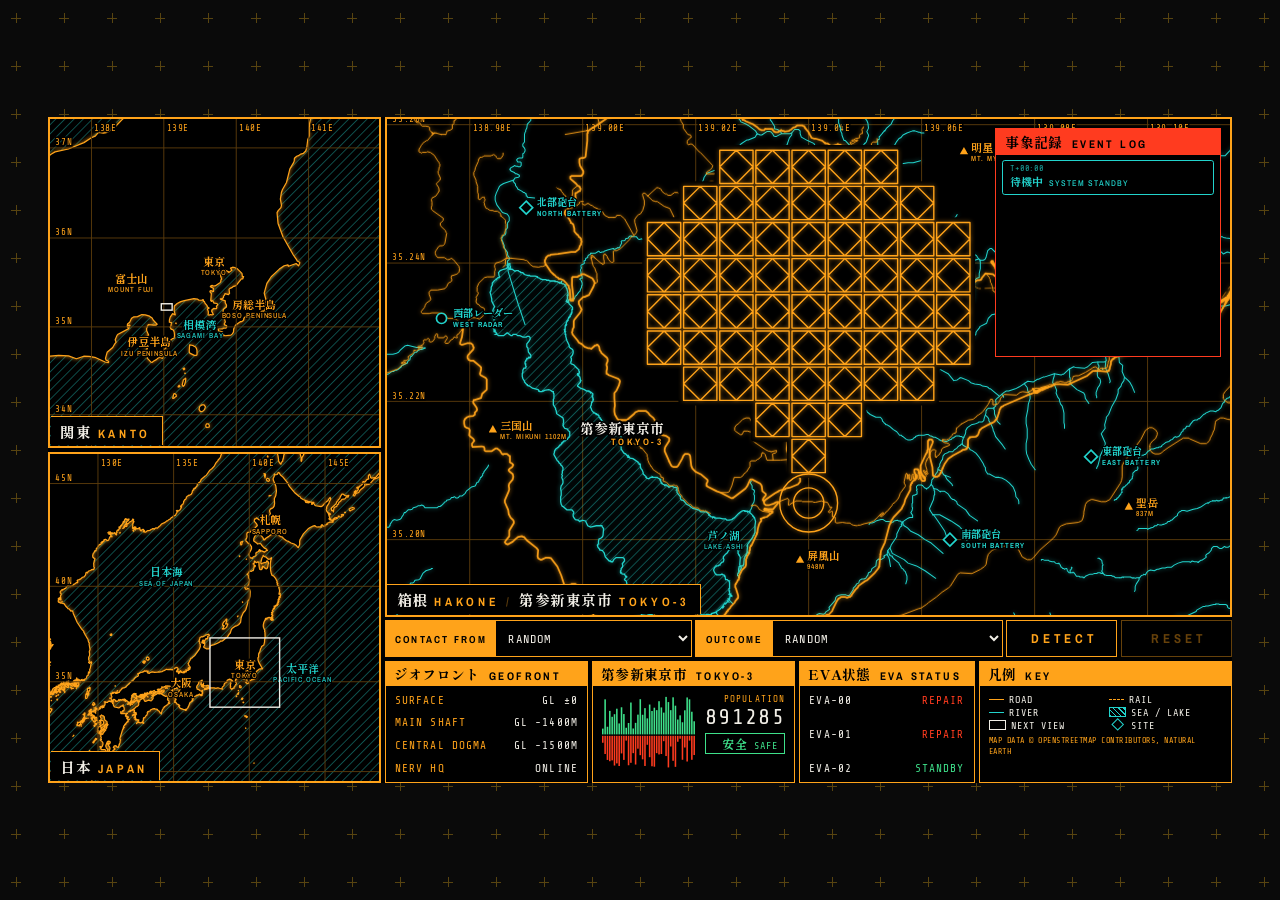
<file: M-2/index.html>
<!doctype html>
<html lang="en">
<head>
  <meta charset="utf-8">
  <meta name="viewport" content="width=device-width, initial-scale=1, minimum-scale=1">
  <title>NGE Tactical Map Study</title>

  <!-- Fonts: if these fail to load, the text falls back to generic faces -->
  <link rel="preconnect" href="https://fonts.googleapis.com">
  <link rel="stylesheet" href="https://fonts.googleapis.com/css2?family=Archivo+Narrow:wght@500;700&family=Share+Tech+Mono&family=Shippori+Mincho+B1:wght@800&display=swap">

  <link rel="stylesheet" href="style.css">

  <!-- Map data baked by tools/geo.mjs. Plain scripts rather than JSON, so the page
       still opens straight from disk. They must load before script.js. -->
  <script src="data/japan.js" defer></script>
  <script src="data/kanto.js" defer></script>
  <script src="data/hakone.js" defer></script>
  <script src="script.js" defer></script>
</head>
<body>

  <!-- The diagonal hatching used for the sea and lakes. Defined once here and
       referenced by every map, which is why it is outside them. -->
  <svg class="defs" width="0" height="0" aria-hidden="true">
    <defs>
      <pattern id="hatch" width="7" height="7" patternUnits="userSpaceOnUse" patternTransform="rotate(45)">
        <path d="M0 0V7" />
      </pattern>
    </defs>
  </svg>

  <!-- The screen: a fixed 1280x720 box (scaled to fit the window by script.js).
       script.js draws the three maps into the empty <svg> elements from the
       baked data. Without it the panels stay black. -->
  <main class="screen">

    <!-- Three maps of nested regions: each marks, with a small box, where the
         next one zooms in. Each svg's viewBox is the panel size, which script.js
         reads to work out the scale. -->
    <section class="panel panel--kanto" data-region="kanto" role="img" aria-label="Map of the Kanto region">
      <svg viewBox="0 0 360 358" aria-hidden="true"></svg>
      <p class="panel__tag"><span lang="ja">関東</span> KANTO</p>
    </section>

    <section class="panel panel--japan" data-region="japan" role="img" aria-label="Map of Japan">
      <svg viewBox="0 0 360 358" aria-hidden="true"></svg>
      <p class="panel__tag"><span lang="ja">日本</span> JAPAN</p>
    </section>

    <section class="panel panel--hakone" data-region="hakone" role="img" aria-label="Map of the Hakone region with the city of Tokyo-3">
      <svg viewBox="0 0 916 540" aria-hidden="true"></svg>

      <!-- Event log, over the top right corner of the map. script.js adds an entry
           for each event and the log is read aloud as it grows. -->
      <aside class="log-box">
        <h2 class="log-box__head"><span lang="ja">事象記録</span> EVENT LOG</h2>
        <ol class="log" id="log" role="log" aria-label="Event log"></ol>
      </aside>

      <p class="panel__tag"><span lang="ja">箱根</span> HAKONE <span class="panel__sep">/</span> <span lang="ja">第参新東京市</span> TOKYO-3</p>
    </section>

    <!-- Controls, under the Hakone map. Hidden until script.js runs, since nothing
         here works without it. Pick where the contact comes from and how it ends, or
         leave both on random, then detect it. -->
    <form class="controls" novalidate hidden>
      <label class="field">
        <span class="field__label">CONTACT FROM</span>
        <select class="field__input" id="pick-origin">
          <option value="auto">RANDOM</option>
          <option value="sagami">SAGAMI BAY</option><option value="suruga">SURUGA BAY</option>
          <option value="n">NORTH</option><option value="ne">NORTHEAST</option><option value="e">EAST</option><option value="se">SOUTHEAST</option>
          <option value="s">SOUTH</option><option value="sw">SOUTHWEST</option><option value="w">WEST</option><option value="nw">NORTHWEST</option>
        </select>
      </label>
      <label class="field">
        <span class="field__label">OUTCOME</span>
        <select class="field__input" id="pick-outcome">
          <option value="auto">RANDOM</option><option value="contained">CONTAINED</option><option value="breach">BREACH</option>
        </select>
      </label>
      <button class="btn" id="start" type="submit">DETECT</button>
      <button class="btn" id="reset" type="button">RESET</button>
    </form>

    <!-- Bottom strip: four boxes, each a tag over a body. script.js changes the
         status words in it as the scenario runs. -->
    <footer class="strip">

      <section class="cell cell--geofront">
        <h2 class="cell__tag"><span lang="ja">ジオフロント</span> GEOFRONT</h2>
        <dl class="cell__body rows">
          <dt>SURFACE</dt>        <dd>GL ±0</dd>
          <dt>MAIN SHAFT</dt>     <dd>GL -1400M</dd>
          <dt>CENTRAL DOGMA</dt>  <dd>GL -1500M</dd>
          <dt>NERV HQ</dt>        <dd id="hq">ONLINE</dd>
        </dl>
      </section>

      <section class="cell cell--city">
        <h2 class="cell__tag"><span lang="ja">第参新東京市</span> TOKYO-3</h2>
        <div class="cell__body city">
          <svg class="bars" id="bars" viewBox="0 0 120 56" preserveAspectRatio="none" aria-hidden="true"></svg>
          <div class="city__read">
            <p class="city__label">POPULATION</p>
            <p class="city__num">891285</p>
            <p class="city__safe" id="safe" data-status="idle"><span lang="ja">安全</span> SAFE</p>
          </div>
        </div>
      </section>

      <section class="cell cell--eva">
        <h2 class="cell__tag"><span lang="ja">EVA状態</span> EVA STATUS</h2>
        <ul class="cell__body units">
          <li data-unit="eva00" data-status="repair"><span>EVA-00</span> <b>REPAIR</b></li>
          <li data-unit="eva01" data-status="repair"><span>EVA-01</span> <b>REPAIR</b></li>
          <li data-unit="eva02" data-status="standby"><span>EVA-02</span> <b>STANDBY</b></li>
        </ul>
      </section>

      <section class="cell cell--legend">
        <h2 class="cell__tag"><span lang="ja">凡例</span> KEY</h2>
        <div class="cell__body legend">
          <p><i class="key key--road"></i>ROAD</p>
          <p><i class="key key--rail"></i>RAIL</p>
          <p><i class="key key--river"></i>RIVER</p>
          <p><i class="key key--water"></i>SEA / LAKE</p>
          <p><i class="key key--box"></i>NEXT VIEW</p>
          <p><i class="key key--site"></i>SITE</p>
          <p class="legend__credit">MAP DATA &copy; OPENSTREETMAP CONTRIBUTORS, NATURAL EARTH</p>
        </div>
      </section>

    </footer>

  </main>

  <!-- Phone in portrait only: covers the screen and asks for landscape (style.css section 7) -->
  <div class="rotate">
    <div class="rotate__icon" aria-hidden="true"></div>
    <div class="rotate__jp" lang="ja">画面を横向きにしてください</div>
    <div class="rotate__en">ROTATE TO LANDSCAPE</div>
  </div>

</body>
</html>
</file>
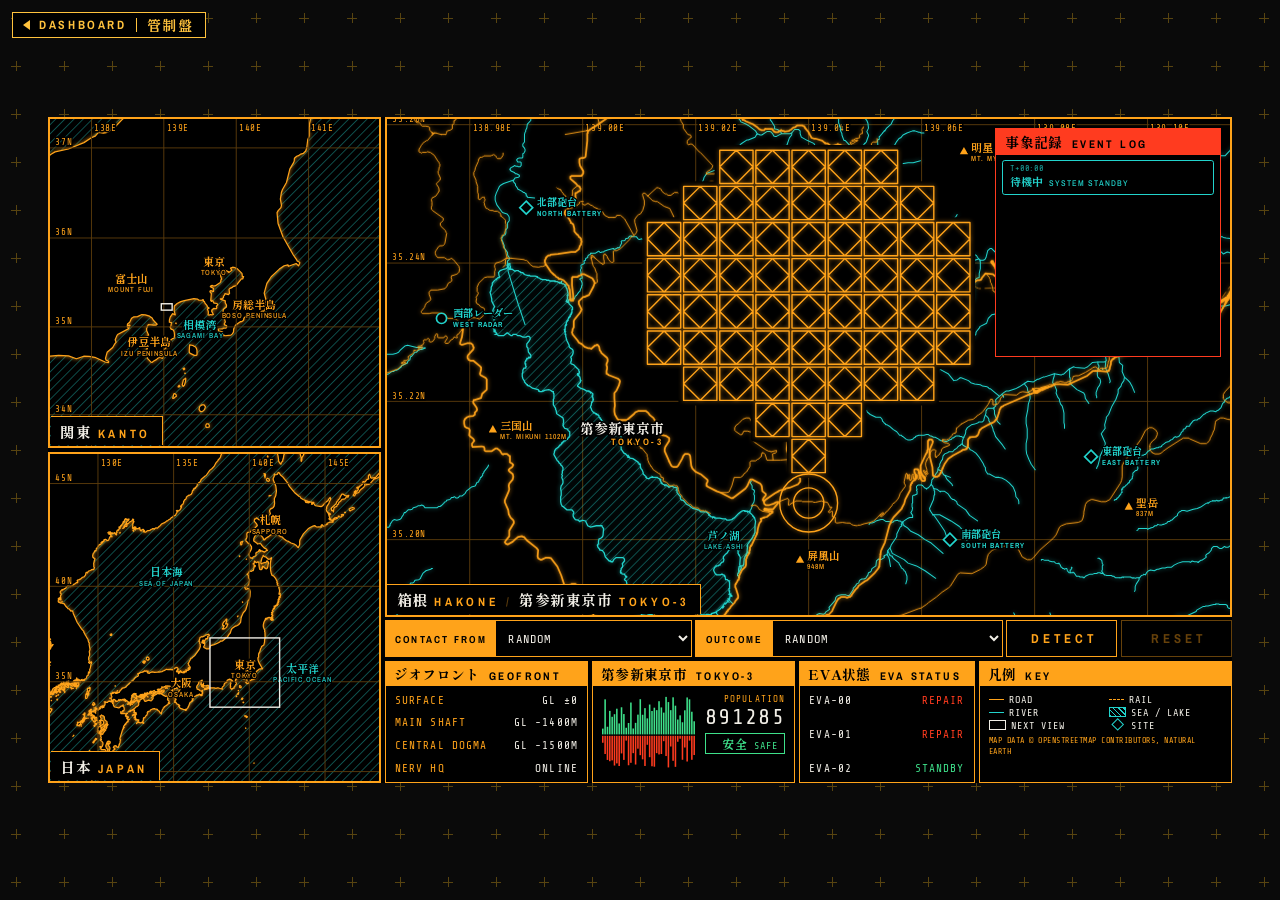
<file: t-1/index.html>
<!doctype html>
<html lang="en">
<head>
  <meta charset="utf-8">
  <meta name="viewport" content="width=device-width, initial-scale=1, minimum-scale=1">
  <title>NGE Tactical Map Study</title>

  <!-- Fonts: if these fail to load, the text falls back to generic faces -->
  <link rel="preconnect" href="https://fonts.googleapis.com">
  <link rel="stylesheet" href="https://fonts.googleapis.com/css2?family=Archivo+Narrow:wght@500;700&family=Share+Tech+Mono&family=Shippori+Mincho+B1:wght@800&display=swap">

  <link rel="stylesheet" href="style.css">

  <!-- Map data baked by tools/geo.mjs. Plain scripts rather than JSON, so the page
       still opens straight from disk. They must load before script.js. -->
  <script src="data/japan.js" defer></script>
  <script src="data/kanto.js" defer></script>
  <script src="data/hakone.js" defer></script>
  <script src="script.js" defer></script>
</head>
<body>
  <!-- Back to the dashboard. Outside the screen on purpose; see .menu in style.css.
       index.html is spelled out so it also works when opened from disk. -->
  <a class="menu" href="../index.html" aria-label="EVA-UI dashboard, all studies">
    <span>DASHBOARD</span><span class="menu__jp" lang="ja" aria-hidden="true">管制盤</span>
  </a>


  <!-- The diagonal hatching used for the sea and lakes. Defined once here and
       referenced by every map, which is why it is outside them. -->
  <svg class="defs" width="0" height="0" aria-hidden="true">
    <defs>
      <pattern id="hatch" width="7" height="7" patternUnits="userSpaceOnUse" patternTransform="rotate(45)">
        <path d="M0 0V7" />
      </pattern>
    </defs>
  </svg>

  <!-- The screen: a fixed 1280x720 box (scaled to fit the window by script.js).
       script.js draws the three maps into the empty <svg> elements from the
       baked data. Without it the panels stay black. -->
  <main class="screen">

    <!-- Three maps of nested regions: each marks, with a small box, where the
         next one zooms in. Each svg's viewBox is the panel size, which script.js
         reads to work out the scale. -->
    <section class="panel panel--kanto" data-region="kanto" role="img" aria-label="Map of the Kanto region">
      <svg viewBox="0 0 360 358" aria-hidden="true"></svg>
      <p class="panel__tag"><span lang="ja">関東</span> KANTO</p>
    </section>

    <section class="panel panel--japan" data-region="japan" role="img" aria-label="Map of Japan">
      <svg viewBox="0 0 360 358" aria-hidden="true"></svg>
      <p class="panel__tag"><span lang="ja">日本</span> JAPAN</p>
    </section>

    <section class="panel panel--hakone" data-region="hakone" role="img" aria-label="Map of the Hakone region with the city of Tokyo-3">
      <svg viewBox="0 0 916 540" aria-hidden="true"></svg>

      <!-- Event log, over the top right corner of the map. script.js adds an entry
           for each event and the log is read aloud as it grows. -->
      <aside class="log-box">
        <h2 class="log-box__head"><span lang="ja">事象記録</span> EVENT LOG</h2>
        <ol class="log" id="log" role="log" aria-label="Event log"></ol>
      </aside>

      <p class="panel__tag"><span lang="ja">箱根</span> HAKONE <span class="panel__sep">/</span> <span lang="ja">第参新東京市</span> TOKYO-3</p>
    </section>

    <!-- Controls, under the Hakone map. Hidden until script.js runs, since nothing
         here works without it. Pick where the contact comes from and how it ends, or
         leave both on random, then detect it. -->
    <form class="controls" novalidate hidden>
      <label class="field">
        <span class="field__label">CONTACT FROM</span>
        <select class="field__input" id="pick-origin">
          <option value="auto">RANDOM</option>
          <option value="sagami">SAGAMI BAY</option><option value="suruga">SURUGA BAY</option>
          <option value="n">NORTH</option><option value="ne">NORTHEAST</option><option value="e">EAST</option><option value="se">SOUTHEAST</option>
          <option value="s">SOUTH</option><option value="sw">SOUTHWEST</option><option value="w">WEST</option><option value="nw">NORTHWEST</option>
        </select>
      </label>
      <label class="field">
        <span class="field__label">OUTCOME</span>
        <select class="field__input" id="pick-outcome">
          <option value="auto">RANDOM</option><option value="contained">CONTAINED</option><option value="breach">BREACH</option>
        </select>
      </label>
      <button class="btn" id="start" type="submit">DETECT</button>
      <button class="btn" id="reset" type="button">RESET</button>
    </form>

    <!-- Bottom strip: four boxes, each a tag over a body. script.js changes the
         status words in it as the scenario runs. -->
    <footer class="strip">

      <section class="cell cell--geofront">
        <h2 class="cell__tag"><span lang="ja">ジオフロント</span> GEOFRONT</h2>
        <dl class="cell__body rows">
          <dt>SURFACE</dt>        <dd>GL ±0</dd>
          <dt>MAIN SHAFT</dt>     <dd>GL -1400M</dd>
          <dt>CENTRAL DOGMA</dt>  <dd>GL -1500M</dd>
          <dt>NERV HQ</dt>        <dd id="hq">ONLINE</dd>
        </dl>
      </section>

      <section class="cell cell--city">
        <h2 class="cell__tag"><span lang="ja">第参新東京市</span> TOKYO-3</h2>
        <div class="cell__body city">
          <svg class="bars" id="bars" viewBox="0 0 120 56" preserveAspectRatio="none" aria-hidden="true"></svg>
          <div class="city__read">
            <p class="city__label">POPULATION</p>
            <p class="city__num">891285</p>
            <p class="city__safe" id="safe" data-status="idle"><span lang="ja">安全</span> SAFE</p>
          </div>
        </div>
      </section>

      <section class="cell cell--eva">
        <h2 class="cell__tag"><span lang="ja">EVA状態</span> EVA STATUS</h2>
        <ul class="cell__body units">
          <li data-unit="eva00" data-status="repair"><span>EVA-00</span> <b>REPAIR</b></li>
          <li data-unit="eva01" data-status="repair"><span>EVA-01</span> <b>REPAIR</b></li>
          <li data-unit="eva02" data-status="standby"><span>EVA-02</span> <b>STANDBY</b></li>
        </ul>
      </section>

      <section class="cell cell--legend">
        <h2 class="cell__tag"><span lang="ja">凡例</span> KEY</h2>
        <div class="cell__body legend">
          <p><i class="key key--road"></i>ROAD</p>
          <p><i class="key key--rail"></i>RAIL</p>
          <p><i class="key key--river"></i>RIVER</p>
          <p><i class="key key--water"></i>SEA / LAKE</p>
          <p><i class="key key--box"></i>NEXT VIEW</p>
          <p><i class="key key--site"></i>SITE</p>
          <p class="legend__credit">MAP DATA &copy; OPENSTREETMAP CONTRIBUTORS, NATURAL EARTH</p>
        </div>
      </section>

    </footer>

  </main>

  <!-- Phone in portrait only: covers the screen and asks for landscape (style.css section 7) -->
  <div class="rotate">
    <div class="rotate__icon" aria-hidden="true"></div>
    <div class="rotate__jp" lang="ja">画面を横向きにしてください</div>
    <div class="rotate__en">ROTATE TO LANDSCAPE</div>
  </div>

</body>
</html>
</file>
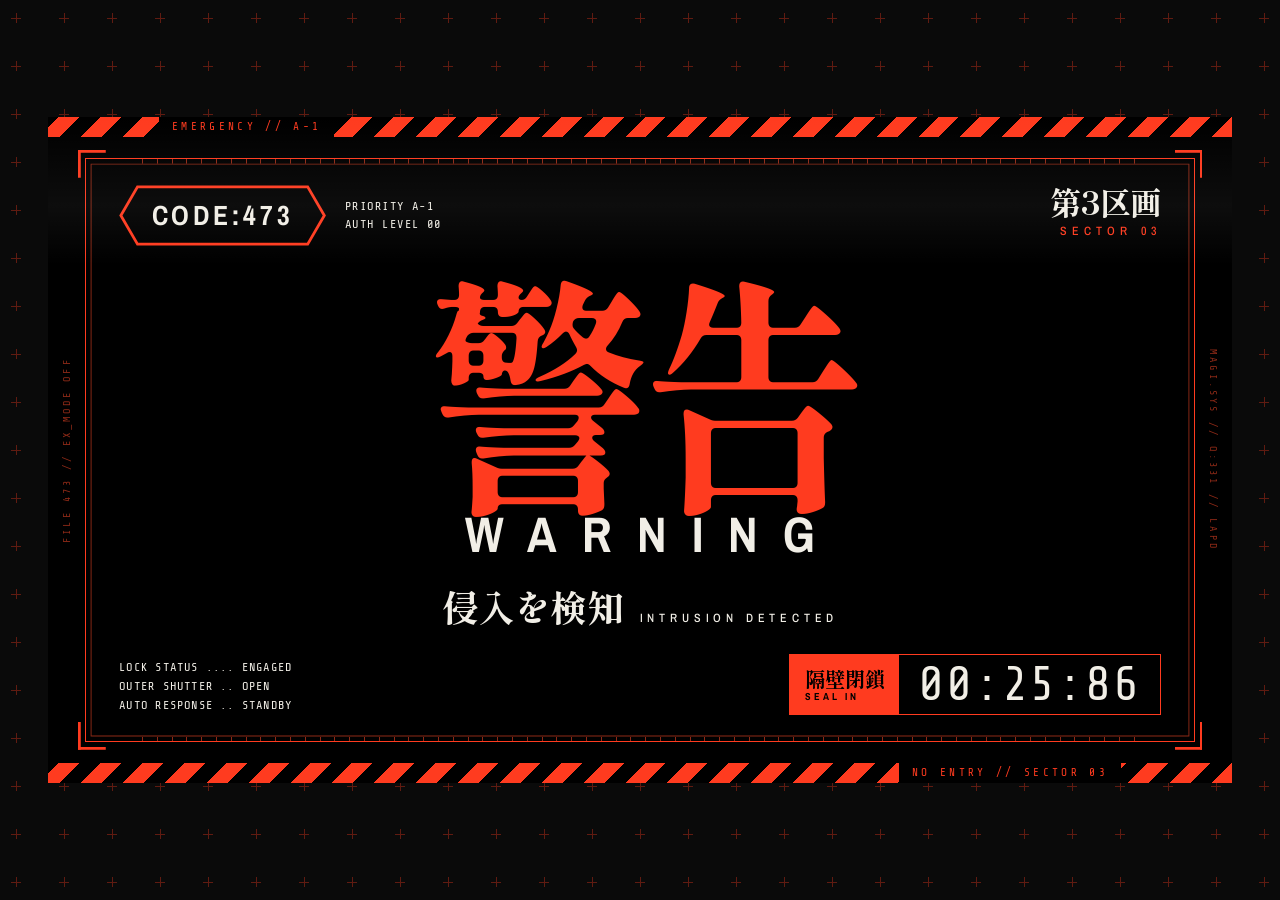
<file: W-1/index.html>
<!doctype html>
<html lang="en">
<head>
  <meta charset="utf-8">
  <meta name="viewport" content="width=device-width, initial-scale=1, minimum-scale=1">
  <title>NGE Warning Screen Study</title>

  <!-- Fonts: if these fail to load, the fallbacks will break the compressed look -->
  <link rel="preconnect" href="https://fonts.googleapis.com">
  <link rel="stylesheet" href="https://fonts.googleapis.com/css2?family=Archivo+Narrow:wght@500;700&family=Share+Tech+Mono&family=Shippori+Mincho+B1:wght@800&display=swap">

  <link rel="stylesheet" href="style.css">
  <script src="script.js" defer></script>
</head>
<body>

  <!-- The screen: a fixed 1280x720 box (scaled to fit the window by script.js).
       Everything inside is positioned relative to it. script.js sets data-state
       here (counting or sealed); the markup below is what shows if it never runs. -->
  <main class="screen flicker">

    <!-- Hazard stripes along the top and bottom edges -->
    <!-- Each carries a small black label patch (decorative, repeats what the frame says) -->
    <div class="hazard hazard--top"><span class="hazard__tag" aria-hidden="true">EMERGENCY // A-1</span></div>
    <div class="hazard hazard--bottom"><span class="hazard__tag" aria-hidden="true">NO ENTRY // SECTOR 03</span></div>

    <!-- Outer frame. A flex column pushes its three rows to top, middle, bottom. -->
    <div class="frame">

      <!-- ROW 1: code label (left) and sector (right) -->
      <header class="row-top">
        <div class="code-group">
          <!-- Hexagon drawn as an SVG polygon: stroke only, no fill -->
          <svg class="hex" width="224" height="66" viewBox="0 0 224 66" role="img" aria-label="Code 473">
            <polygon points="20,2 204,2 222,33 204,64 20,64 2,33" />
            <text x="112" y="43" text-anchor="middle">CODE:473</text>
          </svg>
          <div class="mono-small">
            <div>PRIORITY A-1</div>
            <div>AUTH LEVEL 00</div>
          </div>
        </div>

        <div class="sector">
          <div class="sector__jp" lang="ja">第3区画</div>
          <div class="sector__en">SECTOR 03</div>
        </div>
      </header>

      <!-- ROW 2: the main message -->
      <section class="row-middle">
        <h1 class="title-jp" lang="ja">警告</h1>
        <div class="title-en blink">WARNING</div>
        <div class="subtitle">
          <span class="subtitle__jp" lang="ja">侵入を検知</span>
          <span class="subtitle__en">INTRUSION DETECTED</span>
        </div>
      </section>

      <!-- ROW 3: status lines (left) and countdown (right) -->
      <footer class="row-bottom">
        <div class="mono-small mono-small--status">
          <div>LOCK STATUS .... <span class="val val--lock">ENGAGED</span></div>
          <div>OUTER SHUTTER .. <span class="val" id="shutter">OPEN</span></div>
          <div>AUTO RESPONSE .. <span class="val" id="response">STANDBY</span></div>
        </div>

        <div class="countdown">
          <div class="countdown__tag">
            <div class="countdown__tag-jp" lang="ja">隔壁閉鎖</div>
            <div class="countdown__tag-en" id="seal-en">SEAL IN</div>
          </div>
          <div class="countdown__time" id="time" role="timer" aria-label="Seal countdown">00:30:00</div>
        </div>
      </footer>

    </div>

    <!-- Small vertical labels in the margin beside the frame (decorative) -->
    <div class="side side--left" aria-hidden="true">FILE 473 // EX_MODE OFF</div>
    <div class="side side--right" aria-hidden="true">MAGI.SYS // Q:331 // LAPD</div>

    <!-- Scanline: a faint translucent band that slides down the screen -->
    <div class="sweep"></div>

    <!-- Read aloud, not shown. Announces each status change (the timer itself stays quiet). -->
    <p class="sr-only" id="status" role="status"></p>

  </main>

  <!-- Phone in portrait only: covers the screen and asks for landscape (style.css section 8) -->
  <div class="rotate">
    <div class="rotate__icon" aria-hidden="true"></div>
    <div class="rotate__jp" lang="ja">画面を横向きにしてください</div>
    <div class="rotate__en">ROTATE TO LANDSCAPE</div>
  </div>

</body>
</html>
</file>
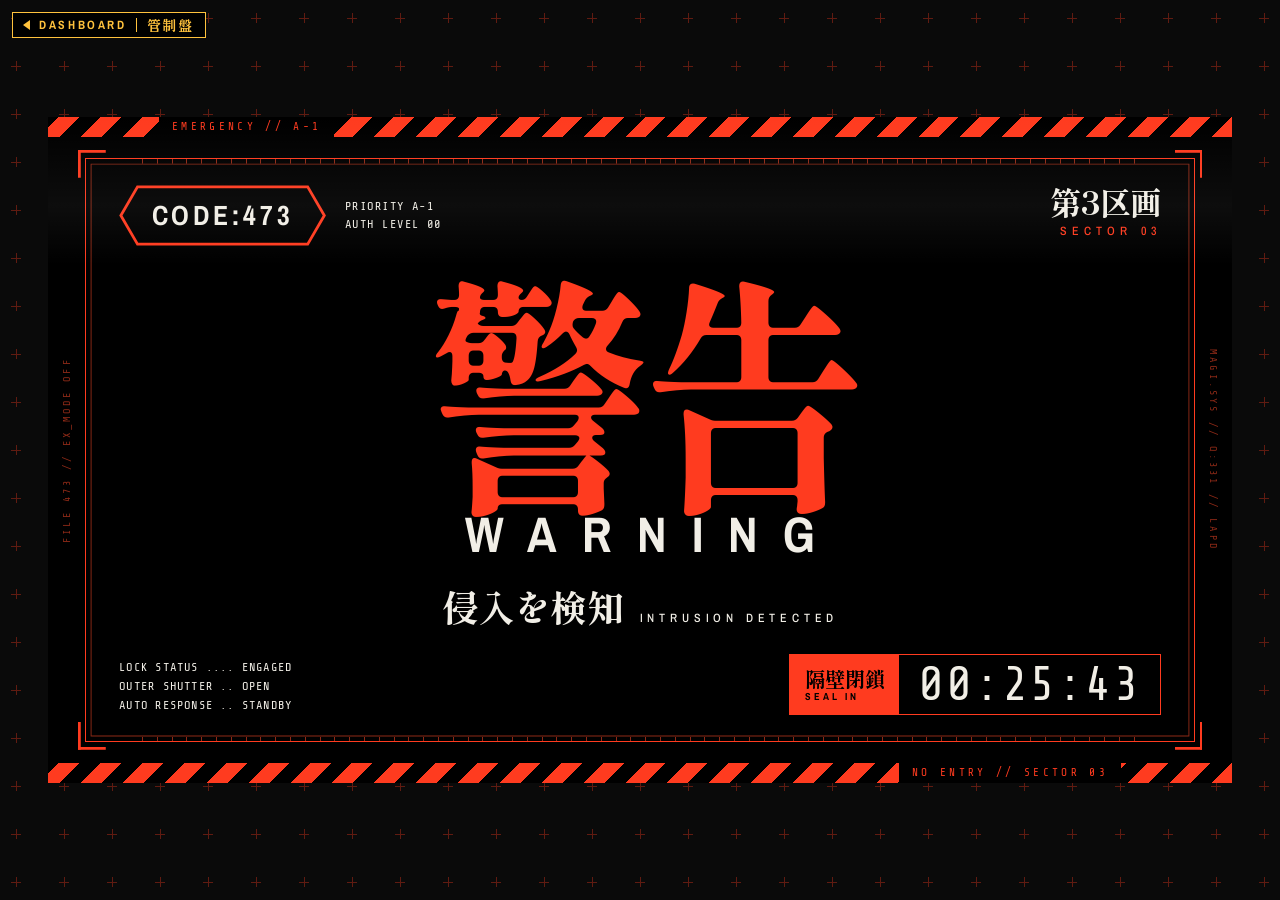
<file: w-1/index.html>
<!doctype html>
<html lang="en">
<head>
  <meta charset="utf-8">
  <meta name="viewport" content="width=device-width, initial-scale=1, minimum-scale=1">
  <title>NGE Warning Screen Study</title>

  <!-- Fonts: if these fail to load, the fallbacks will break the compressed look -->
  <link rel="preconnect" href="https://fonts.googleapis.com">
  <link rel="stylesheet" href="https://fonts.googleapis.com/css2?family=Archivo+Narrow:wght@500;700&family=Share+Tech+Mono&family=Shippori+Mincho+B1:wght@800&display=swap">

  <link rel="stylesheet" href="style.css">
  <script src="script.js" defer></script>
</head>
<body>
  <!-- Back to the dashboard. Outside the screen on purpose; see .menu in style.css.
       index.html is spelled out so it also works when opened from disk. -->
  <a class="menu" href="../index.html" aria-label="EVA-UI dashboard, all studies">
    <span>DASHBOARD</span><span class="menu__jp" lang="ja" aria-hidden="true">管制盤</span>
  </a>


  <!-- The screen: a fixed 1280x720 box (scaled to fit the window by script.js).
       Everything inside is positioned relative to it. script.js sets data-state
       here (counting or sealed); the markup below is what shows if it never runs. -->
  <main class="screen flicker">

    <!-- Hazard stripes along the top and bottom edges -->
    <!-- Each carries a small black label patch (decorative, repeats what the frame says) -->
    <div class="hazard hazard--top"><span class="hazard__tag" aria-hidden="true">EMERGENCY // A-1</span></div>
    <div class="hazard hazard--bottom"><span class="hazard__tag" aria-hidden="true">NO ENTRY // SECTOR 03</span></div>

    <!-- Outer frame. A flex column pushes its three rows to top, middle, bottom. -->
    <div class="frame">

      <!-- ROW 1: code label (left) and sector (right) -->
      <header class="row-top">
        <div class="code-group">
          <!-- Hexagon drawn as an SVG polygon: stroke only, no fill -->
          <svg class="hex" width="224" height="66" viewBox="0 0 224 66" role="img" aria-label="Code 473">
            <polygon points="20,2 204,2 222,33 204,64 20,64 2,33" />
            <text x="112" y="43" text-anchor="middle">CODE:473</text>
          </svg>
          <div class="mono-small">
            <div>PRIORITY A-1</div>
            <div>AUTH LEVEL 00</div>
          </div>
        </div>

        <div class="sector">
          <div class="sector__jp" lang="ja">第3区画</div>
          <div class="sector__en">SECTOR 03</div>
        </div>
      </header>

      <!-- ROW 2: the main message -->
      <section class="row-middle">
        <h1 class="title-jp" lang="ja">警告</h1>
        <div class="title-en blink">WARNING</div>
        <div class="subtitle">
          <span class="subtitle__jp" lang="ja">侵入を検知</span>
          <span class="subtitle__en">INTRUSION DETECTED</span>
        </div>
      </section>

      <!-- ROW 3: status lines (left) and countdown (right) -->
      <footer class="row-bottom">
        <div class="mono-small mono-small--status">
          <div>LOCK STATUS .... <span class="val val--lock">ENGAGED</span></div>
          <div>OUTER SHUTTER .. <span class="val" id="shutter">OPEN</span></div>
          <div>AUTO RESPONSE .. <span class="val" id="response">STANDBY</span></div>
        </div>

        <div class="countdown">
          <div class="countdown__tag">
            <div class="countdown__tag-jp" lang="ja">隔壁閉鎖</div>
            <div class="countdown__tag-en" id="seal-en">SEAL IN</div>
          </div>
          <div class="countdown__time" id="time" role="timer" aria-label="Seal countdown">00:30:00</div>
        </div>
      </footer>

    </div>

    <!-- Small vertical labels in the margin beside the frame (decorative) -->
    <div class="side side--left" aria-hidden="true">FILE 473 // EX_MODE OFF</div>
    <div class="side side--right" aria-hidden="true">MAGI.SYS // Q:331 // LAPD</div>

    <!-- Scanline: a faint translucent band that slides down the screen -->
    <div class="sweep"></div>

    <!-- Read aloud, not shown. Announces each status change (the timer itself stays quiet). -->
    <p class="sr-only" id="status" role="status"></p>

  </main>

  <!-- Phone in portrait only: covers the screen and asks for landscape (style.css section 8) -->
  <div class="rotate">
    <div class="rotate__icon" aria-hidden="true"></div>
    <div class="rotate__jp" lang="ja">画面を横向きにしてください</div>
    <div class="rotate__en">ROTATE TO LANDSCAPE</div>
  </div>

</body>
</html>
</file>
<file: style.css>
/* =========================================================
   EVA-UI  index
   The homepage. Not a study, so it sits at the repo root and is
   free of the "self-contained study" rule, but it keeps the same
   order: variables, layout, type, graphics, motion.
   ========================================================= */


/* ---------- 1. VARIABLES ----------
   Same amber family as the countdown screen. Change a color here
   and the whole page follows. */
:root {
  --lit: #ffc21a;        /* yellow: codes, hover fill, links */
  --orange: #ff8a1f;     /* orange: title, hazard band, accents */
  --dim: #8a6a1c;        /* secondary text; passes contrast on black */
  --faint: #3a2d0b;      /* hairlines */
  --ink: #f1eee6;        /* off-white body text */
  --panel: #000000;
  --page: #0a0a0a;      /* behind the panel, slightly lighter so the edge shows */

  --font-jp: 'Shippori Mincho B1', serif;
  --font-label: 'Archivo Narrow', sans-serif;
  --font-mono: 'Share Tech Mono', monospace;
}


/* ---------- 2. PAGE ----------
   Registration marks: one 48px SVG tile with a 1px cross at its center,
   repeated across the page, centered so the grid is symmetric around the
   column. The panel is opaque and covers them, so they only show in the
   margin. An SVG url cannot read a CSS variable, so the stroke color
   (#584410, dim amber) is written out as %23584410. */
* { box-sizing: border-box; }

body {
  margin: 0;
  min-height: 100vh;
  min-height: 100dvh;
  background-color: var(--page);
  background-image: url("data:image/svg+xml,%3Csvg xmlns='http://www.w3.org/2000/svg' width='48' height='48'%3E%3Cpath d='M19 24.5h10M24.5 19v10' stroke='%23584410' stroke-width='1' fill='none'/%3E%3C/svg%3E");
  background-position: center;
  color: var(--ink);
  font-family: var(--font-mono);
  font-size: 15px;
  line-height: 1.5;
}

/* The black panel that holds everything. A 48px margin on top and bottom
   (24px on narrow windows) leaves the marks visible around it. The hazard
   band on its top edge is the one loud detail. */
.index {
  max-width: 880px;
  margin: 48px auto;
  padding: 40px 40px 28px;
  background: var(--panel);
  border: 1px solid var(--faint);
  position: relative;
}

.index::before {
  content: "";
  position: absolute;
  inset: 0 0 auto 0;
  height: 8px;
  background: repeating-linear-gradient(
    -45deg,
    var(--orange) 0,
    var(--orange) 10px,
    var(--panel) 10px,
    var(--panel) 20px
  );
}

@media (max-width: 640px) {
  .index { margin: 24px 16px; padding: 32px 20px 24px; }
}


/* ---------- 3. TYPE ---------- */
.eyebrow {
  margin: 0;
  color: var(--dim);
  font-size: 12px;
  letter-spacing: 0.2em;
  text-transform: uppercase;
}

.eyebrow__sep { color: var(--orange); }

.title {
  margin: 12px 0 0;
  display: flex;
  align-items: baseline;
  gap: 20px;
  font-weight: normal;
}

.title__en {
  font-family: var(--font-label);
  font-weight: 700;
  font-size: clamp(56px, 12vw, 96px);
  line-height: 1;
  letter-spacing: 0.06em;
  color: var(--orange);
}

.title__jp {
  font-family: var(--font-jp);
  font-weight: 800;
  font-size: clamp(22px, 4vw, 32px);
  color: var(--lit);
}

.lede {
  max-width: 56ch;
  margin: 20px 0 0;
  color: var(--ink);
  opacity: 0.8;
}


/* ---------- 4. STUDY LIST ----------
   Each row is a three-column grid: code, text, tech. The rows are
   separated by hairlines and the whole row is the link. On hover or
   keyboard focus the row inverts to yellow on black, like a selected
   line in the UI. */
.studies {
  list-style: none;
  margin: 36px 0 0;
  padding: 0;
  border-top: 1px solid var(--faint);
}

.studies li { border-bottom: 1px solid var(--faint); }

.study {
  display: grid;
  grid-template-columns: 5.5rem 1fr auto;
  align-items: center;
  gap: 8px 20px;
  padding: 18px 12px;
  color: inherit;
  text-decoration: none;
}

.code {
  font-family: var(--font-label);
  font-weight: 700;
  font-size: 40px;
  line-height: 1;
  letter-spacing: 0.06em;
  color: var(--lit);
}

.body { display: grid; gap: 4px; }

.name {
  font-family: var(--font-label);
  font-weight: 700;
  font-size: 18px;
  letter-spacing: 0.14em;
  text-transform: uppercase;
}

.name__jp {
  display: inline-block;   /* keeps the Japanese label on one line when the name wraps */
  white-space: nowrap;
  margin-left: 10px;
  font-family: var(--font-jp);
  font-weight: 800;
  font-size: 15px;
  letter-spacing: 0.1em;
  color: var(--orange);
}

.note {
  color: var(--dim);
  font-size: 13px;
}

.tech {
  font-size: 11px;
  letter-spacing: 0.14em;
  text-transform: uppercase;
  color: var(--dim);
  white-space: nowrap;
}

/* Hover and focus: invert the row. Colors are set on the row and each
   child so one rule covers everything inside it. */
a.study:hover,
a.study:focus-visible {
  background: var(--lit);
  color: var(--panel);
  outline: none;
}

a.study:hover .code,
a.study:hover .name__jp,
a.study:hover .note,
a.study:hover .tech,
a.study:focus-visible .code,
a.study:focus-visible .name__jp,
a.study:focus-visible .note,
a.study:focus-visible .tech { color: var(--panel); }

/* A study that is listed but not ready: dimmed, not a link, marked SOON. */
.study[data-soon] { opacity: 0.45; }

.study[data-soon] .tech::before {
  content: "SOON ";
  color: var(--orange);
}

@media (max-width: 640px) {
  /* Stack the tech line under the text so the note keeps its width. */
  .study { grid-template-columns: 4rem 1fr; padding: 16px 8px; }
  .code { font-size: 32px; }
  .tech { grid-column: 2; }
}


/* ---------- 5. FOOTER ---------- */
.foot {
  display: flex;
  flex-wrap: wrap;
  justify-content: space-between;
  gap: 4px 24px;
  margin-top: 24px;
  color: var(--dim);
  font-size: 12px;
}

.foot p { margin: 0; }

.foot a { color: var(--lit); }

.foot a:hover,
.foot a:focus-visible { color: var(--ink); }


/* ---------- 6. MOTION ----------
   The only motion is a hard-blinking cursor after the eyebrow, with
   steps() so it flips rather than fades, as on the other screens.
   It is switched off under reduced motion. */
.eyebrow::after {
  content: "_";
  margin-left: 0.4em;
  color: var(--orange);
  animation: blink 1s steps(1) infinite;
}

@keyframes blink {
  50% { opacity: 0; }
}

@media (prefers-reduced-motion: reduce) {
  .eyebrow::after { animation: none; }
}
</file>
<file: C-1/style.css>
/* =========================================================
   NGE ACTIVE TIME DISPLAY STUDY
   Look and layout only. Behavior lives in script.js, which sets
   attributes (data-v, data-state, aria-current) that the rules below
   react to.
   Read top to bottom: variables, layout, type, graphics, controls, state.
   ========================================================= */


/* ---------- 1. VARIABLES ----------
   --lit and --ghost are the two states of every segment.
   The unlit "ghost" segments stay faintly visible, like the real display.
   --rainbow is the screen background: red, orange, yellow, green, teal. */
:root {
  --lit: #ffc21a;
  --ghost: #2b2208;
  --dim: #5c4811;        /* text and outlines of inactive indicators */
  --alert: #ff3b1f;      /* warning red */
  --alert-deep: #5c0800; /* dark end of the alert gradient */
  --panel: #000000;

  --rainbow: linear-gradient(
    90deg,
    #ff3b1f 0%,
    #ff8a1f 25%,
    #ffe03a 50%,
    #8fd64a 75%,
    #2fc4a4 100%
  );

  /* Replaces the rainbow when the countdown ends */
  --alert-gradient: linear-gradient(
    90deg,
    var(--alert-deep) 0%,
    var(--alert) 50%,
    var(--alert-deep) 100%
  );

  --font-jp: 'Shippori Mincho B1', serif;
  --font-label: 'Archivo Narrow', sans-serif;
}

body {
  margin: 0;
  min-height: 100vh;
  min-height: 100dvh;
  display: grid;         /* with margin: auto on .screen, centers it both ways */
  background-color: #0a0a0a;   /* page behind the screen, slightly lighter so the edge is visible */

  /* Registration marks: a grid of small plus signs, as on the reference maps.
     One 48px SVG tile with a 1px cross at its center, repeated across the page.
     Centered, so the grid is symmetric around the screen. The stage is opaque
     and covers the marks, so they only show in the margin around it. The
     stroke is #584410, a dim amber close to --dim. An SVG url cannot read a
     CSS variable, so the hex is written out here as %23584410. */
  background-image: url("data:image/svg+xml,%3Csvg xmlns='http://www.w3.org/2000/svg' width='48' height='48'%3E%3Cpath d='M19 24.5h10M24.5 19v10' stroke='%23584410' stroke-width='1' fill='none'/%3E%3C/svg%3E");
  background-position: center;
}


/* ---------- 2. THE SCREEN ----------
   Fixed size, position: relative so the panel can be placed with
   absolute offsets, overflow: hidden so nothing leaks out. The auto margin
   centers it in the window both ways. In a window smaller than the screen the
   margin drops to zero, so the page scrolls instead of clipping the left and
   top edges, which centering with place-items would do. */
.screen {
  position: relative;
  width: 1280px;
  height: 720px;
  box-sizing: border-box;
  background: var(--rainbow);
  overflow: hidden;
  margin: auto;
  zoom: var(--scale, 1);   /* set by script.js to fit the window, see section 10 */
}


/* ---------- 3. PANEL ----------
   The black plate the readout sits on. The tab and label are placed
   against it, so they move together if the panel moves. */
.panel {
  position: absolute;
  left: 73px;
  top: 220px;
  width: 1134px;
  height: 310px;
  box-sizing: border-box;
  background: var(--panel);
  border: 2px solid var(--lit);
}


/* ---------- 4. TYPE ---------- */

/* Outlined tab that sticks up from the top-left corner of the panel.
   Its bottom border is removed so it reads as part of the panel. */
.tab {
  position: absolute;
  left: -2px;
  top: -46px;
  padding: 6px 14px 4px;
  background: var(--panel);
  border: 2px solid var(--lit);
  border-bottom: none;
  font-family: var(--font-jp);
  font-weight: 800;
  font-size: 24px;
  line-height: 1.3;
  letter-spacing: 0.04em;
  color: var(--lit);
}

.label {
  position: absolute;
  left: 50px;
  top: 16px;
  font-family: var(--font-label);
  font-weight: 700;
  font-size: 26px;
  line-height: 1;
  letter-spacing: 0.02em;
  color: var(--lit);
}


/* ---------- 5. THE READOUT ----------
   A flex row, aligned to the baseline so the small millisecond digits
   sit level with the bottom of the big ones. */
.readout {
  position: absolute;
  left: 50px;
  bottom: 30px;
  display: flex;
  align-items: flex-end;
  gap: 14px;
}


/* ---------- 6. SEVEN-SEGMENT DIGIT ----------
   Everything is sized in em, so changing a digit's font-size scales the
   whole digit, including its stroke thickness. Width is half the height.
   Each segment is an <i>, shaped with clip-path into a beveled bar. */
.digit {
  --t: 0.12em;        /* stroke thickness */
  --g: 0.012em;       /* small gap that separates neighboring segments */
  position: relative;
  display: block;
  flex: none;
  width: 0.5em;
  height: 1em;
  font-size: 160px;
}
.digit--ms { font-size: 85px; }

.digit i {
  position: absolute;
  display: block;
  background-color: var(--ghost);
}

/* Which segments light for each value. script.js only ever sets data-v on
   the digit, and this table does the rest. One rule, ten selectors. */
.digit[data-v="0"] :is(.a, .b, .c, .d, .e, .f),
.digit[data-v="1"] :is(.b, .c),
.digit[data-v="2"] :is(.a, .b, .d, .e, .g),
.digit[data-v="3"] :is(.a, .b, .c, .d, .g),
.digit[data-v="4"] :is(.b, .c, .f, .g),
.digit[data-v="5"] :is(.a, .c, .d, .f, .g),
.digit[data-v="6"] :is(.a, .c, .d, .e, .f, .g),
.digit[data-v="7"] :is(.a, .b, .c),
.digit[data-v="8"] :is(.a, .b, .c, .d, .e, .f, .g),
.digit[data-v="9"] :is(.a, .b, .c, .d, .f, .g) {
  background-color: var(--lit);
}

/* Horizontal bars: a (top), g (middle), d (bottom) */
.digit .a, .digit .g, .digit .d {
  left: 0;
  width: 0.5em;
  height: var(--t);
  clip-path: polygon(
    calc(var(--t) / 2) 0,
    calc(100% - var(--t) / 2) 0,
    100% 50%,
    calc(100% - var(--t) / 2) 100%,
    calc(var(--t) / 2) 100%,
    0 50%
  );
}
.digit .a { top: 0; }
.digit .g { top: calc((1em - var(--t)) / 2); }
.digit .d { top: calc(1em - var(--t)); }

/* Vertical bars: b and f (upper), c and e (lower) */
.digit .b, .digit .c, .digit .e, .digit .f {
  width: var(--t);
  height: calc((1em - var(--t)) / 2 - 2 * var(--g));
  clip-path: polygon(
    0 calc(var(--t) / 2),
    50% 0,
    100% calc(var(--t) / 2),
    100% calc(100% - var(--t) / 2),
    50% 100%,
    0 calc(100% - var(--t) / 2)
  );
}
.digit .b, .digit .f { top: calc(var(--t) / 2 + var(--g)); }
.digit .c, .digit .e { top: calc(50% + var(--g)); }
.digit .f, .digit .e { left: 0; }
.digit .b, .digit .c { left: calc(0.5em - var(--t)); }

/* Separator: two square dots */
.colon {
  position: relative;
  flex: none;
  width: 20px;
  height: 160px;
}
.colon::before,
.colon::after {
  content: "";
  position: absolute;
  left: 3px;
  width: 14px;
  height: 14px;
  background: var(--lit);
}
.colon::before { top: 52px; }
.colon::after  { top: 99px; }


/* ---------- 7. SIDE PANELS ----------
   A column on the right of the panel, pinned to the same top and bottom
   margins as the readout. space-between spreads three boxes down it:
   an inactive source, the system label, and the active source. */
.side {
  position: absolute;
  right: 30px;
  top: 24px;
  bottom: 30px;
  width: 190px;
  display: flex;
  flex-direction: column;
  justify-content: space-between;
  color: var(--lit);
}

/* Power source box. The inactive one is switched off completely: hidden, so
   it blends into the black panel, and left out of what screen readers read.
   The box keeps its space, so nothing shifts when the source swaps.
   Which one is active is decided in section 9. */
.src {
  display: flex;
  justify-content: space-between;
  align-items: flex-start;
  padding: 6px 10px 8px;
  border: 2px solid var(--lit);
}
.src--internal { visibility: hidden; }
.src__jp {
  font-family: var(--font-jp);
  font-weight: 800;
  font-size: 34px;
  line-height: 1.1;
}
.src__en {
  font-family: var(--font-label);
  font-weight: 700;
  font-size: 13px;
  line-height: 1.2;
  letter-spacing: 0.05em;
}

/* Hazard block: hard color stops make sharp stripes, as in W-1. It marks
   battery power, so it belongs to INTERNAL and only shows while that box is
   lit (section 9). */
.src__hazard {
  display: none;
  align-self: center;   /* .src aligns its items to the top; this one centers */
  width: 90px;
  height: 48px;
  background: repeating-linear-gradient(
    -45deg,
    var(--alert) 0,
    var(--alert) 6px,
    var(--panel) 6px,
    var(--panel) 12px
  );
}

.supply {
  padding: 5px 8px 6px;
  border: 2px solid var(--lit);
}
.supply__jp {
  font-family: var(--font-jp);
  font-weight: 800;
  font-size: 14px;
  line-height: 1.3;
}
.supply__en {
  font-family: var(--font-label);
  font-weight: 700;
  font-size: 10px;
  line-height: 1.2;
  letter-spacing: 0.06em;
}


/* ---------- 8. CONTROLS ----------
   A row under the panel, on the gradient. Mode labels on the left, the
   time entry on the right. The row is hidden until script.js runs, because
   controls that do nothing are worse than no controls. */
.controls {
  position: absolute;
  left: 73px;
  top: 556px;
  width: 1134px;
  box-sizing: border-box;
  padding: 0 30px 0 50px;
  display: flex;
  justify-content: space-between;
  align-items: center;
}
.controls[hidden] { display: none; }

/* Mode labels. They are indicators, not buttons: nothing here is clickable.
   script.js sets aria-current on the active one, and the red bar follows
   that attribute. */
.modes {
  display: flex;
  gap: 14px;
  margin: 0;
  padding: 0;
  list-style: none;
}
.mode {
  position: relative;
  box-sizing: border-box;
  width: 108px;
  height: 56px;
  display: flex;
  align-items: center;
  justify-content: center;
  padding-bottom: 6px;
  background: var(--panel);
  border: 2px solid var(--lit);
  font-family: var(--font-label);
  font-weight: 700;
  font-size: 22px;
  letter-spacing: 0.04em;
  color: var(--lit);
}
.mode[aria-current="true"]::after {
  content: "";
  position: absolute;
  left: 6px;
  right: 6px;
  bottom: 6px;
  height: 7px;
  background: var(--alert);
}

/* Time entry: a field, then two buttons. All three are 56px tall so
   they line up with the mode labels and clear the 44px tap target. */
.entry {
  display: flex;
  align-items: center;
  gap: 14px;
}

.field {
  box-sizing: border-box;
  width: 240px;
  height: 56px;
  display: flex;
  align-items: center;
  justify-content: space-between;
  gap: 10px;
  padding: 0 12px;
  background: var(--panel);
  border: 2px solid var(--lit);
  color: var(--lit);
  cursor: text;
}
.field__label {
  font-family: var(--font-label);
  font-weight: 700;
  font-size: 11px;
  line-height: 1.25;
  letter-spacing: 0.08em;
}
.field__label [lang] {
  display: block;
  font-family: var(--font-jp);
  font-weight: 800;
  font-size: 13px;
  letter-spacing: 0.04em;
}
.field__input {
  width: 124px;
  min-width: 0;
  padding: 0;
  border: 0;
  background: transparent;
  font-family: var(--font-label);
  font-weight: 700;
  font-size: 30px;
  letter-spacing: 0.04em;
  text-align: right;
  color: inherit;
  /* The field box draws the focus state, so the bare input needs no ring */
  outline: none;
}

.btn {
  box-sizing: border-box;
  width: 110px;
  height: 56px;
  padding: 0 0 4px;
  background: var(--panel);
  border: 2px solid var(--lit);
  font-family: var(--font-label);
  font-weight: 700;
  font-size: 22px;
  letter-spacing: 0.06em;
  color: var(--lit);
  cursor: pointer;
}

/* Focus and hover are a color swap, in the same spirit as the inverted tag
   in W-1. Strong enough to see on the gradient, and no extra elements. */
.field:focus-within,
.btn:hover,
.btn:focus-visible {
  background: var(--lit);
  color: var(--panel);
  outline: 3px solid var(--panel);
  outline-offset: 2px;
}

/* Inactive controls drop to the dim palette. They stay visible, unlike the
   power source boxes, because they are still there to be used later. */
.btn:disabled,
.field__input:disabled {
  border-color: var(--dim);
  color: var(--dim);
  cursor: not-allowed;
}
.btn:disabled:hover {
  background: var(--panel);
  outline: none;
}

/* Visually hidden, still read aloud. Used for the status announcement. */
.sr-only {
  position: absolute;
  width: 1px;
  height: 1px;
  margin: -1px;
  padding: 0;
  border: 0;
  overflow: hidden;
  clip: rect(0 0 0 0);
  white-space: nowrap;
}


/* ---------- 9. STATE AND ALERT ----------
   script.js sets data-state on .screen to idle, running or done.
   idle:    the entered time is shown, frozen. Power source: EXTERNAL.
   running: counting down. RACING is highlighted (section 8), and the
            power source swaps from EXTERNAL to INTERNAL.
   done:    zero reached. The screen goes to alert (below). The power
            source stays on INTERNAL until reset.

   The alert pieces are in the page from the start and stay hidden until
   done, so nothing is added or removed by script. */

/* Alert backdrop: a second gradient laid over the rainbow, invisible until
   done. It is the first child of .screen, so the panel and controls paint
   above it. */
.screen::before {
  content: "";
  position: absolute;
  inset: 0;
  background: var(--alert-gradient);
  opacity: 0;
}

/* Hazard band: red and black diagonal stripes, as in W-1. The strip inside
   is wider than the screen and slides sideways by exactly one stripe period,
   so the loop has no visible seam. The period along x is the 32px stripe
   pair divided by cos(45deg), which is 45.2548px. */
.hazard {
  display: none;
  position: absolute;
  left: 0;
  width: 100%;
  height: 22px;
  overflow: hidden;
}
.hazard--top    { top: 0; }
.hazard--bottom { bottom: 0; }
.hazard::before {
  content: "";
  position: absolute;
  top: 0;
  bottom: 0;
  left: -46px;
  width: calc(100% + 92px);
  background: repeating-linear-gradient(
    -45deg,
    var(--alert) 0,
    var(--alert) 16px,
    var(--panel) 16px,
    var(--panel) 32px
  );
}

/* Warning label: a red plate with black text, in the free space beside the
   ACTIVE TIME DISPLAY label. Black on this red is about 6.6:1. */
.alarm {
  display: none;
  position: absolute;
  left: 340px;
  top: 14px;
  align-items: center;
  gap: 14px;
  padding: 4px 16px 5px 14px;
  background: var(--alert);
  color: var(--panel);
}
.alarm__jp {
  font-family: var(--font-jp);
  font-weight: 800;
  font-size: 34px;
  line-height: 1;
}
.alarm__en {
  font-family: var(--font-label);
  font-weight: 700;
  font-size: 24px;
  line-height: 1;
  letter-spacing: 0.3em;
}
.alarm__sub {
  margin-top: 3px;
  font-family: var(--font-label);
  font-weight: 700;
  font-size: 12px;
  line-height: 1;
  letter-spacing: 0.3em;
}

/* Power source swap: EXTERNAL is on while idle, with no hazard block, and
   INTERNAL is off. Once the countdown starts the display runs on battery:
   INTERNAL switches on and shows its hazard block, and EXTERNAL switches off.
   It stays that way through done, until reset. */
.screen:is([data-state="running"], [data-state="done"]) .src--internal {
  visibility: visible;
}
.screen:is([data-state="running"], [data-state="done"]) .src--external {
  visibility: hidden;
}
.screen:is([data-state="running"], [data-state="done"]) .src--internal .src__hazard {
  display: block;
}

/* The alert. All five animations share one hard 1s beat, started on the
   same frame, so they stay in step. */
@keyframes blink {
  0%, 49%    { opacity: 1; }
  50%, 100%  { opacity: var(--low); }
}
/* The backdrop darkens instead of fading out, because fading would let the
   rainbow show through underneath */
@keyframes dim {
  0%, 49%    { filter: brightness(1); }
  50%, 100%  { filter: brightness(0.55); }
}
@keyframes hazard-scroll {
  to { transform: translateX(45.2548px); }
}

/* Backdrop: the rainbow is replaced by red, which pulses dark and bright */
.screen[data-state="done"]::before {
  opacity: 1;
  animation: dim 1s steps(1) infinite;
}

/* Bands appear and scroll */
.screen[data-state="done"] .hazard { display: block; }
.screen[data-state="done"] .hazard::before {
  animation: hazard-scroll 0.8s linear infinite;
}

/* The hazard block on INTERNAL blinks fully on and off, so the battery-power
   marker flashes when the time runs out. It is only displayed once the
   countdown has started (above), so this is the done state's addition. */
.screen[data-state="done"] .src--internal .src__hazard {
  --low: 0;
  animation: blink 1s steps(1) infinite;
}

/* Warning label blinks fully on and off, like WARNING in W-1 */
.screen[data-state="done"] .alarm {
  --low: 0;
  display: flex;
  animation: blink 1s steps(1) infinite;
}

/* Digits turn red and dip, but stay readable. Overriding the two color
   variables on .readout recolors every segment and colon at once. */
.screen[data-state="done"] .readout {
  --lit: var(--alert);
  --ghost: #3a0e08;
  --low: 0.3;
  animation: blink 1s steps(1) infinite;
}

/* Reduced motion: keep the alert, drop the movement. The red backdrop, bands,
   label, hazard block and red digits all stay, steady, so the message still
   gets through. */
@media (prefers-reduced-motion: reduce) {
  .screen[data-state="done"]::before,
  .screen[data-state="done"] .hazard::before,
  .screen[data-state="done"] .src--internal .src__hazard,
  .screen[data-state="done"] .alarm,
  .screen[data-state="done"] .readout {
    animation: none;
  }
}


/* ---------- 10. FIT TO THE WINDOW ----------
   script.js sets --scale on the root to the largest value that fits the
   1280x720 stage in the window, and .screen applies it with zoom. Zoom,
   unlike transform, changes the layout size too, so the centering in section 2
   keeps working and nothing is left over to scroll. Without the script the
   stage stays at full size, centered, and scrolls.

   Phones in portrait would shrink the stage to about a quarter of its size, too
   small to read or tap, so below 600px wide a rotate prompt covers it instead.
   The page cannot lock the orientation itself (that needs fullscreen and is
   unsupported on iOS), so it asks. */
.rotate {
  display: none;
}
@media (orientation: portrait) and (max-width: 600px) {
  .screen {
    visibility: hidden;
  }
  .rotate {
    position: fixed;
    inset: 0;
    display: flex;
    flex-direction: column;
    align-items: center;
    justify-content: center;
    gap: 14px;
    padding: 24px;
    background: var(--panel);
    color: var(--lit);
    text-align: center;
  }
  .rotate__icon {
    width: 56px;
    height: 88px;
    box-sizing: border-box;
    border: 3px solid var(--lit);
    border-radius: 8px;
    transform: rotate(90deg);
    margin-bottom: 28px;
  }
  .rotate__jp {
    font-family: var(--font-jp);
    font-weight: 800;
    font-size: 22px;
    line-height: 1.4;
  }
  .rotate__en {
    font-family: var(--font-label);
    font-weight: 700;
    font-size: 18px;
    letter-spacing: 0.2em;
    padding-left: 0.2em;   /* offsets the trailing letter space so it stays centered */
  }
}
</file>
<file: c-1/style.css>
/* =========================================================
   NGE ACTIVE TIME DISPLAY STUDY
   Look and layout only. Behavior lives in script.js, which sets
   attributes (data-v, data-state, aria-current) that the rules below
   react to.
   Read top to bottom: variables, layout, type, graphics, controls, state.
   ========================================================= */


/* ---------- 1. VARIABLES ----------
   --lit and --ghost are the two states of every segment.
   The unlit "ghost" segments stay faintly visible, like the real display.
   --rainbow is the screen background: red, orange, yellow, green, teal. */
:root {
  --menu: #ffc23d;      /* the dashboard button: same yellow on every study */
  --lit: #ffc21a;
  --ghost: #2b2208;
  --dim: #5c4811;        /* text and outlines of inactive indicators */
  --alert: #ff3b1f;      /* warning red */
  --alert-deep: #5c0800; /* dark end of the alert gradient */
  --panel: #000000;

  --rainbow: linear-gradient(
    90deg,
    #ff3b1f 0%,
    #ff8a1f 25%,
    #ffe03a 50%,
    #8fd64a 75%,
    #2fc4a4 100%
  );

  /* Replaces the rainbow when the countdown ends */
  --alert-gradient: linear-gradient(
    90deg,
    var(--alert-deep) 0%,
    var(--alert) 50%,
    var(--alert-deep) 100%
  );

  --font-jp: 'Shippori Mincho B1', serif;
  --font-label: 'Archivo Narrow', sans-serif;
}

body {
  margin: 0;
  min-height: 100vh;
  min-height: 100dvh;
  display: grid;         /* with margin: auto on .screen, centers it both ways */
  background-color: #0a0a0a;   /* page behind the screen, slightly lighter so the edge is visible */

  /* Registration marks: a grid of small plus signs, as on the reference maps.
     One 48px SVG tile with a 1px cross at its center, repeated across the page.
     Centered, so the grid is symmetric around the screen. The stage is opaque
     and covers the marks, so they only show in the margin around it. The
     stroke is #584410, a dim amber close to --dim. An SVG url cannot read a
     CSS variable, so the hex is written out here as %23584410. */
  background-image: url("data:image/svg+xml,%3Csvg xmlns='http://www.w3.org/2000/svg' width='48' height='48'%3E%3Cpath d='M19 24.5h10M24.5 19v10' stroke='%23584410' stroke-width='1' fill='none'/%3E%3C/svg%3E");
  background-position: center;
}


/* ---------- 2. THE SCREEN ----------
   Fixed size, position: relative so the panel can be placed with
   absolute offsets, overflow: hidden so nothing leaks out. The auto margin
   centers it in the window both ways. In a window smaller than the screen the
   margin drops to zero, so the page scrolls instead of clipping the left and
   top edges, which centering with place-items would do. */
.screen {
  position: relative;
  width: 1280px;
  height: 720px;
  box-sizing: border-box;
  background: var(--rainbow);
  overflow: hidden;
  margin: auto;
  zoom: var(--scale, 1);   /* set by script.js to fit the window, see section 10 */
}


/* The way back to the dashboard (the homepage). It sits outside the screen,
   pinned to the corner of the window, so it is never scaled or clipped with
   the stage and takes up no room in the centered layout. The yellow is the
   same on every study so it reads as the site's own control, not part of the
   screen. The black fill keeps the registration marks from showing through. */
.menu {
  position: fixed;
  top: 12px;
  left: 12px;
  z-index: 10;
  display: flex;
  align-items: center;
  gap: 9px;
  padding: 5px 12px 5px 10px;
  background: #000;
  border: 1px solid var(--menu);
  color: var(--menu);
  font-family: var(--font-label);
  font-weight: 700;
  font-size: 12px;
  line-height: 1;
  letter-spacing: 0.22em;
  text-decoration: none;
}
.menu::before {                  /* small left-pointing arrow: "back" */
  content: "";
  border: 5px solid transparent;
  border-left: 0;
  border-right: 7px solid currentColor;
}
.menu__jp {
  padding-left: 10px;
  border-left: 1px solid var(--menu);
  font-family: var(--font-jp);
  font-weight: 800;
  font-size: 14px;
  letter-spacing: 0.1em;
}
.menu:hover, .menu:focus-visible { background: var(--menu); color: #000; }
.menu:hover .menu__jp, .menu:focus-visible .menu__jp { border-left-color: #000; }
.menu:focus-visible { outline: 2px solid var(--menu); outline-offset: 3px; }

/* ---------- 3. PANEL ----------
   The black plate the readout sits on. The tab and label are placed
   against it, so they move together if the panel moves. */
.panel {
  position: absolute;
  left: 73px;
  top: 220px;
  width: 1134px;
  height: 310px;
  box-sizing: border-box;
  background: var(--panel);
  border: 2px solid var(--lit);
}


/* ---------- 4. TYPE ---------- */

/* Outlined tab that sticks up from the top-left corner of the panel.
   Its bottom border is removed so it reads as part of the panel. */
.tab {
  position: absolute;
  left: -2px;
  top: -46px;
  padding: 6px 14px 4px;
  background: var(--panel);
  border: 2px solid var(--lit);
  border-bottom: none;
  font-family: var(--font-jp);
  font-weight: 800;
  font-size: 24px;
  line-height: 1.3;
  letter-spacing: 0.04em;
  color: var(--lit);
}

.label {
  position: absolute;
  left: 50px;
  top: 16px;
  font-family: var(--font-label);
  font-weight: 700;
  font-size: 26px;
  line-height: 1;
  letter-spacing: 0.02em;
  color: var(--lit);
}


/* ---------- 5. THE READOUT ----------
   A flex row, aligned to the baseline so the small millisecond digits
   sit level with the bottom of the big ones. */
.readout {
  position: absolute;
  left: 50px;
  bottom: 30px;
  display: flex;
  align-items: flex-end;
  gap: 14px;
}


/* ---------- 6. SEVEN-SEGMENT DIGIT ----------
   Everything is sized in em, so changing a digit's font-size scales the
   whole digit, including its stroke thickness. Width is half the height.
   Each segment is an <i>, shaped with clip-path into a beveled bar. */
.digit {
  --t: 0.12em;        /* stroke thickness */
  --g: 0.012em;       /* small gap that separates neighboring segments */
  position: relative;
  display: block;
  flex: none;
  width: 0.5em;
  height: 1em;
  font-size: 160px;
}
.digit--ms { font-size: 85px; }

.digit i {
  position: absolute;
  display: block;
  background-color: var(--ghost);
}

/* Which segments light for each value. script.js only ever sets data-v on
   the digit, and this table does the rest. One rule, ten selectors. */
.digit[data-v="0"] :is(.a, .b, .c, .d, .e, .f),
.digit[data-v="1"] :is(.b, .c),
.digit[data-v="2"] :is(.a, .b, .d, .e, .g),
.digit[data-v="3"] :is(.a, .b, .c, .d, .g),
.digit[data-v="4"] :is(.b, .c, .f, .g),
.digit[data-v="5"] :is(.a, .c, .d, .f, .g),
.digit[data-v="6"] :is(.a, .c, .d, .e, .f, .g),
.digit[data-v="7"] :is(.a, .b, .c),
.digit[data-v="8"] :is(.a, .b, .c, .d, .e, .f, .g),
.digit[data-v="9"] :is(.a, .b, .c, .d, .f, .g) {
  background-color: var(--lit);
}

/* Horizontal bars: a (top), g (middle), d (bottom) */
.digit .a, .digit .g, .digit .d {
  left: 0;
  width: 0.5em;
  height: var(--t);
  clip-path: polygon(
    calc(var(--t) / 2) 0,
    calc(100% - var(--t) / 2) 0,
    100% 50%,
    calc(100% - var(--t) / 2) 100%,
    calc(var(--t) / 2) 100%,
    0 50%
  );
}
.digit .a { top: 0; }
.digit .g { top: calc((1em - var(--t)) / 2); }
.digit .d { top: calc(1em - var(--t)); }

/* Vertical bars: b and f (upper), c and e (lower) */
.digit .b, .digit .c, .digit .e, .digit .f {
  width: var(--t);
  height: calc((1em - var(--t)) / 2 - 2 * var(--g));
  clip-path: polygon(
    0 calc(var(--t) / 2),
    50% 0,
    100% calc(var(--t) / 2),
    100% calc(100% - var(--t) / 2),
    50% 100%,
    0 calc(100% - var(--t) / 2)
  );
}
.digit .b, .digit .f { top: calc(var(--t) / 2 + var(--g)); }
.digit .c, .digit .e { top: calc(50% + var(--g)); }
.digit .f, .digit .e { left: 0; }
.digit .b, .digit .c { left: calc(0.5em - var(--t)); }

/* Separator: two square dots */
.colon {
  position: relative;
  flex: none;
  width: 20px;
  height: 160px;
}
.colon::before,
.colon::after {
  content: "";
  position: absolute;
  left: 3px;
  width: 14px;
  height: 14px;
  background: var(--lit);
}
.colon::before { top: 52px; }
.colon::after  { top: 99px; }


/* ---------- 7. SIDE PANELS ----------
   A column on the right of the panel, pinned to the same top and bottom
   margins as the readout. space-between spreads three boxes down it:
   an inactive source, the system label, and the active source. */
.side {
  position: absolute;
  right: 30px;
  top: 24px;
  bottom: 30px;
  width: 190px;
  display: flex;
  flex-direction: column;
  justify-content: space-between;
  color: var(--lit);
}

/* Power source box. The inactive one is switched off completely: hidden, so
   it blends into the black panel, and left out of what screen readers read.
   The box keeps its space, so nothing shifts when the source swaps.
   Which one is active is decided in section 9. */
.src {
  display: flex;
  justify-content: space-between;
  align-items: flex-start;
  padding: 6px 10px 8px;
  border: 2px solid var(--lit);
}
.src--internal { visibility: hidden; }
.src__jp {
  font-family: var(--font-jp);
  font-weight: 800;
  font-size: 34px;
  line-height: 1.1;
}
.src__en {
  font-family: var(--font-label);
  font-weight: 700;
  font-size: 13px;
  line-height: 1.2;
  letter-spacing: 0.05em;
}

/* Hazard block: hard color stops make sharp stripes, as in W-1. It marks
   battery power, so it belongs to INTERNAL and only shows while that box is
   lit (section 9). */
.src__hazard {
  display: none;
  align-self: center;   /* .src aligns its items to the top; this one centers */
  width: 90px;
  height: 48px;
  background: repeating-linear-gradient(
    -45deg,
    var(--alert) 0,
    var(--alert) 6px,
    var(--panel) 6px,
    var(--panel) 12px
  );
}

.supply {
  padding: 5px 8px 6px;
  border: 2px solid var(--lit);
}
.supply__jp {
  font-family: var(--font-jp);
  font-weight: 800;
  font-size: 14px;
  line-height: 1.3;
}
.supply__en {
  font-family: var(--font-label);
  font-weight: 700;
  font-size: 10px;
  line-height: 1.2;
  letter-spacing: 0.06em;
}


/* ---------- 8. CONTROLS ----------
   A row under the panel, on the gradient. Mode labels on the left, the
   time entry on the right. The row is hidden until script.js runs, because
   controls that do nothing are worse than no controls. */
.controls {
  position: absolute;
  left: 73px;
  top: 556px;
  width: 1134px;
  box-sizing: border-box;
  padding: 0 30px 0 50px;
  display: flex;
  justify-content: space-between;
  align-items: center;
}
.controls[hidden] { display: none; }

/* Mode labels. They are indicators, not buttons: nothing here is clickable.
   script.js sets aria-current on the active one, and the red bar follows
   that attribute. */
.modes {
  display: flex;
  gap: 14px;
  margin: 0;
  padding: 0;
  list-style: none;
}
.mode {
  position: relative;
  box-sizing: border-box;
  width: 108px;
  height: 56px;
  display: flex;
  align-items: center;
  justify-content: center;
  padding-bottom: 6px;
  background: var(--panel);
  border: 2px solid var(--lit);
  font-family: var(--font-label);
  font-weight: 700;
  font-size: 22px;
  letter-spacing: 0.04em;
  color: var(--lit);
}
.mode[aria-current="true"]::after {
  content: "";
  position: absolute;
  left: 6px;
  right: 6px;
  bottom: 6px;
  height: 7px;
  background: var(--alert);
}

/* Time entry: a field, then two buttons. All three are 56px tall so
   they line up with the mode labels and clear the 44px tap target. */
.entry {
  display: flex;
  align-items: center;
  gap: 14px;
}

.field {
  box-sizing: border-box;
  width: 240px;
  height: 56px;
  display: flex;
  align-items: center;
  justify-content: space-between;
  gap: 10px;
  padding: 0 12px;
  background: var(--panel);
  border: 2px solid var(--lit);
  color: var(--lit);
  cursor: text;
}
.field__label {
  font-family: var(--font-label);
  font-weight: 700;
  font-size: 11px;
  line-height: 1.25;
  letter-spacing: 0.08em;
}
.field__label [lang] {
  display: block;
  font-family: var(--font-jp);
  font-weight: 800;
  font-size: 13px;
  letter-spacing: 0.04em;
}
.field__input {
  width: 124px;
  min-width: 0;
  padding: 0;
  border: 0;
  background: transparent;
  font-family: var(--font-label);
  font-weight: 700;
  font-size: 30px;
  letter-spacing: 0.04em;
  text-align: right;
  color: inherit;
  /* The field box draws the focus state, so the bare input needs no ring */
  outline: none;
}

.btn {
  box-sizing: border-box;
  width: 110px;
  height: 56px;
  padding: 0 0 4px;
  background: var(--panel);
  border: 2px solid var(--lit);
  font-family: var(--font-label);
  font-weight: 700;
  font-size: 22px;
  letter-spacing: 0.06em;
  color: var(--lit);
  cursor: pointer;
}

/* Focus and hover are a color swap, in the same spirit as the inverted tag
   in W-1. Strong enough to see on the gradient, and no extra elements. */
.field:focus-within,
.btn:hover,
.btn:focus-visible {
  background: var(--lit);
  color: var(--panel);
  outline: 3px solid var(--panel);
  outline-offset: 2px;
}

/* Inactive controls drop to the dim palette. They stay visible, unlike the
   power source boxes, because they are still there to be used later. */
.btn:disabled,
.field__input:disabled {
  border-color: var(--dim);
  color: var(--dim);
  cursor: not-allowed;
}
.btn:disabled:hover {
  background: var(--panel);
  outline: none;
}

/* Visually hidden, still read aloud. Used for the status announcement. */
.sr-only {
  position: absolute;
  width: 1px;
  height: 1px;
  margin: -1px;
  padding: 0;
  border: 0;
  overflow: hidden;
  clip: rect(0 0 0 0);
  white-space: nowrap;
}


/* ---------- 9. STATE AND ALERT ----------
   script.js sets data-state on .screen to idle, running or done.
   idle:    the entered time is shown, frozen. Power source: EXTERNAL.
   running: counting down. RACING is highlighted (section 8), and the
            power source swaps from EXTERNAL to INTERNAL.
   done:    zero reached. The screen goes to alert (below). The power
            source stays on INTERNAL until reset.

   The alert pieces are in the page from the start and stay hidden until
   done, so nothing is added or removed by script. */

/* Alert backdrop: a second gradient laid over the rainbow, invisible until
   done. It is the first child of .screen, so the panel and controls paint
   above it. */
.screen::before {
  content: "";
  position: absolute;
  inset: 0;
  background: var(--alert-gradient);
  opacity: 0;
}

/* Hazard band: red and black diagonal stripes, as in W-1. The strip inside
   is wider than the screen and slides sideways by exactly one stripe period,
   so the loop has no visible seam. The period along x is the 32px stripe
   pair divided by cos(45deg), which is 45.2548px. */
.hazard {
  display: none;
  position: absolute;
  left: 0;
  width: 100%;
  height: 22px;
  overflow: hidden;
}
.hazard--top    { top: 0; }
.hazard--bottom { bottom: 0; }
.hazard::before {
  content: "";
  position: absolute;
  top: 0;
  bottom: 0;
  left: -46px;
  width: calc(100% + 92px);
  background: repeating-linear-gradient(
    -45deg,
    var(--alert) 0,
    var(--alert) 16px,
    var(--panel) 16px,
    var(--panel) 32px
  );
}

/* Warning label: a red plate with black text, in the free space beside the
   ACTIVE TIME DISPLAY label. Black on this red is about 6.6:1. */
.alarm {
  display: none;
  position: absolute;
  left: 340px;
  top: 14px;
  align-items: center;
  gap: 14px;
  padding: 4px 16px 5px 14px;
  background: var(--alert);
  color: var(--panel);
}
.alarm__jp {
  font-family: var(--font-jp);
  font-weight: 800;
  font-size: 34px;
  line-height: 1;
}
.alarm__en {
  font-family: var(--font-label);
  font-weight: 700;
  font-size: 24px;
  line-height: 1;
  letter-spacing: 0.3em;
}
.alarm__sub {
  margin-top: 3px;
  font-family: var(--font-label);
  font-weight: 700;
  font-size: 12px;
  line-height: 1;
  letter-spacing: 0.3em;
}

/* Power source swap: EXTERNAL is on while idle, with no hazard block, and
   INTERNAL is off. Once the countdown starts the display runs on battery:
   INTERNAL switches on and shows its hazard block, and EXTERNAL switches off.
   It stays that way through done, until reset. */
.screen:is([data-state="running"], [data-state="done"]) .src--internal {
  visibility: visible;
}
.screen:is([data-state="running"], [data-state="done"]) .src--external {
  visibility: hidden;
}
.screen:is([data-state="running"], [data-state="done"]) .src--internal .src__hazard {
  display: block;
}

/* The alert. All five animations share one hard 1s beat, started on the
   same frame, so they stay in step. */
@keyframes blink {
  0%, 49%    { opacity: 1; }
  50%, 100%  { opacity: var(--low); }
}
/* The backdrop darkens instead of fading out, because fading would let the
   rainbow show through underneath */
@keyframes dim {
  0%, 49%    { filter: brightness(1); }
  50%, 100%  { filter: brightness(0.55); }
}
@keyframes hazard-scroll {
  to { transform: translateX(45.2548px); }
}

/* Backdrop: the rainbow is replaced by red, which pulses dark and bright */
.screen[data-state="done"]::before {
  opacity: 1;
  animation: dim 1s steps(1) infinite;
}

/* Bands appear and scroll */
.screen[data-state="done"] .hazard { display: block; }
.screen[data-state="done"] .hazard::before {
  animation: hazard-scroll 0.8s linear infinite;
}

/* The hazard block on INTERNAL blinks fully on and off, so the battery-power
   marker flashes when the time runs out. It is only displayed once the
   countdown has started (above), so this is the done state's addition. */
.screen[data-state="done"] .src--internal .src__hazard {
  --low: 0;
  animation: blink 1s steps(1) infinite;
}

/* Warning label blinks fully on and off, like WARNING in W-1 */
.screen[data-state="done"] .alarm {
  --low: 0;
  display: flex;
  animation: blink 1s steps(1) infinite;
}

/* Digits turn red and dip, but stay readable. Overriding the two color
   variables on .readout recolors every segment and colon at once. */
.screen[data-state="done"] .readout {
  --lit: var(--alert);
  --ghost: #3a0e08;
  --low: 0.3;
  animation: blink 1s steps(1) infinite;
}

/* Reduced motion: keep the alert, drop the movement. The red backdrop, bands,
   label, hazard block and red digits all stay, steady, so the message still
   gets through. */
@media (prefers-reduced-motion: reduce) {
  .screen[data-state="done"]::before,
  .screen[data-state="done"] .hazard::before,
  .screen[data-state="done"] .src--internal .src__hazard,
  .screen[data-state="done"] .alarm,
  .screen[data-state="done"] .readout {
    animation: none;
  }
}


/* ---------- 10. FIT TO THE WINDOW ----------
   script.js sets --scale on the root to the largest value that fits the
   1280x720 stage in the window, and .screen applies it with zoom. Zoom,
   unlike transform, changes the layout size too, so the centering in section 2
   keeps working and nothing is left over to scroll. Without the script the
   stage stays at full size, centered, and scrolls.

   Phones in portrait would shrink the stage to about a quarter of its size, too
   small to read or tap, so below 600px wide a rotate prompt covers it instead.
   The page cannot lock the orientation itself (that needs fullscreen and is
   unsupported on iOS), so it asks. */
.rotate {
  display: none;
}
@media (orientation: portrait) and (max-width: 600px) {
  .screen {
    visibility: hidden;
  }
  .rotate {
    position: fixed;
    inset: 0;
    display: flex;
    flex-direction: column;
    align-items: center;
    justify-content: center;
    gap: 14px;
    padding: 24px;
    background: var(--panel);
    color: var(--lit);
    text-align: center;
  }
  .rotate__icon {
    width: 56px;
    height: 88px;
    box-sizing: border-box;
    border: 3px solid var(--lit);
    border-radius: 8px;
    transform: rotate(90deg);
    margin-bottom: 28px;
  }
  .rotate__jp {
    font-family: var(--font-jp);
    font-weight: 800;
    font-size: 22px;
    line-height: 1.4;
  }
  .rotate__en {
    font-family: var(--font-label);
    font-weight: 700;
    font-size: 18px;
    letter-spacing: 0.2em;
    padding-left: 0.2em;   /* offsets the trailing letter space so it stays centered */
  }
}
</file>
<file: g-1/style.css>
/* =========================================================
   G-1 RADAR DEFENSE
   script.js draws the maps and the contacts as SVG and sets data-* attributes
   from what sim.js is doing; this file styles all of it, so a color change here
   recolors everything.
   Read top to bottom: variables, screen, panels, map layers, live layer,
   side boxes, bottom bar, fit.
   ========================================================= */


/* ---------- 1. VARIABLES ---------- */
:root {
  --menu: #ffc23d;        /* the dashboard button: same yellow on every study */
  --amber: #ffa31a;       /* land, labels, frames, tags */
  --amber-dim: #5c3c0c;   /* range rings and secondary lines */
  --cyan: #22d3cc;        /* water, information */
  --cyan-dim: #0d4f4c;
  --alert: #ff3b1f;       /* contacts, impact, danger */
  --warn: #ffc23d;        /* a yellower amber, for markers that must stand out from the map lines */
  --ok: #3ee08a;         /* AA sites and their pool */
  --ok-dim: #1b5c3a;
  --ink: #f1eee6;
  --bg: #000000;

  --font-jp: 'Shippori Mincho B1', serif;
  --font-label: 'Archivo Narrow', sans-serif;
  --font-mono: 'Share Tech Mono', monospace;
}

body {
  margin: 0;
  min-height: 100dvh;
  display: grid;         /* with margin: auto on .screen, centers it both ways */
  background-color: #0a0a0a;

  /* Registration marks, as in the other studies: one 48px tile with a 1px cross,
     centered. #584410 is a dim amber; an SVG url cannot read a CSS variable,
     so the hex is written out as %23584410. */
  background-image: url("data:image/svg+xml,%3Csvg xmlns='http://www.w3.org/2000/svg' width='48' height='48'%3E%3Cpath d='M19 24.5h10M24.5 19v10' stroke='%23584410' stroke-width='1' fill='none'/%3E%3C/svg%3E");
  background-position: center;
}

/* Holds the hatch pattern. Zero size but not display: none, which would stop
   the maps from finding it. */
.defs { position: absolute; }
#hatch path {
  stroke: var(--cyan);
  stroke-width: 1.4;
  opacity: 0.45;
}


/* ---------- 2. THE SCREEN ----------
   Fixed size. Everything inside is placed with absolute offsets:
   a left column (wide map, scope facts), the scope in the middle, a right
   column (contacts, the selected contact), and a bar along the bottom. */
.screen {
  position: relative;
  width: 1280px;
  height: 720px;
  box-sizing: border-box;
  background: var(--bg);
  color: var(--ink);
  overflow: hidden;
  margin: auto;          /* centers both ways; in a small window it drops to zero and the page scrolls */
  zoom: var(--scale, 1); /* set by script.js to fit the window, see section 8 */
}

/* The way back to the dashboard (the homepage). It sits outside the screen,
   pinned to the corner of the window, so it is never scaled or clipped with
   the stage and takes up no room in the centered layout. The yellow is the
   same on every study so it reads as the site's own control, not part of the
   screen. The black fill keeps the registration marks from showing through. */
.menu {
  position: fixed;
  top: 12px;
  left: 12px;
  z-index: 10;
  display: flex;
  align-items: center;
  gap: 9px;
  padding: 5px 12px 5px 10px;
  background: #000;
  border: 1px solid var(--menu);
  color: var(--menu);
  font-family: var(--font-label);
  font-weight: 700;
  font-size: 12px;
  line-height: 1;
  letter-spacing: 0.22em;
  text-decoration: none;
}
.menu::before {                  /* small left-pointing arrow: "back" */
  content: "";
  border: 5px solid transparent;
  border-left: 0;
  border-right: 7px solid currentColor;
}
.menu__jp {
  padding-left: 10px;
  border-left: 1px solid var(--menu);
  font-family: var(--font-jp);
  font-weight: 800;
  font-size: 14px;
  letter-spacing: 0.1em;
}
.menu:hover, .menu:focus-visible { background: var(--menu); color: #000; }
.menu:hover .menu__jp, .menu:focus-visible .menu__jp { border-left-color: #000; }
.menu:focus-visible { outline: 2px solid var(--menu); outline-offset: 3px; }


/* ---------- 3. PANELS ----------
   The two maps. The wide one has the amber frame drawn over it; the scope is
   a circle, so its frame is the bezel drawn inside the svg. */
.panel {
  position: absolute;
  overflow: hidden;
}
.panel--wide  { left: 20px;  top: 20px; width: 300px; height: 300px; }
.panel--scope { left: 332px; top: 20px; width: 612px; height: 612px; }

.panel svg {
  display: block;
  width: 100%;
  height: 100%;
}

/* The second svg, with the moving parts, lies over the map. It ignores the
   pointer except on the contacts' hit circles, so a click goes to a contact or
   nowhere. */
.panel svg.live {
  position: absolute;
  inset: 0;
  pointer-events: none;
}

/* The amber frame is drawn over the map, not as a border, so the svg can use
   the whole panel and its coordinates match the panel exactly */
.panel--wide::after {
  content: '';
  position: absolute;
  inset: 0;
  border: 3px solid var(--amber);
  pointer-events: none;
}

/* Region name, bottom left, on black so it stays readable over the map */
.panel__tag {
  position: absolute;
  left: 3px;
  bottom: 3px;
  margin: 0;
  padding: 4px 12px 4px 10px;
  background: var(--bg);
  border-top: 2px solid var(--amber);
  border-right: 2px solid var(--amber);
  font-family: var(--font-label);
  font-weight: 700;
  font-size: 13px;
  letter-spacing: 0.3em;
  color: var(--amber);
}
.panel__tag [lang="ja"] {
  font-family: var(--font-jp);
  font-weight: 800;
  font-size: 16px;
  letter-spacing: 0.04em;
  color: var(--ink);
}
.panel__sep { color: var(--amber-dim); }
.panel--scope .panel__tag { left: 0; border-left: 2px solid var(--amber); }

/* Small readouts in the corners of the scope, where the square leaves room
   outside the circle */
.panel__corner {
  position: absolute;
  top: 8px;
  margin: 0;
  font-family: var(--font-mono);
  font-size: 11px;
  line-height: 1.5;
  letter-spacing: 0.1em;
  color: var(--amber);
}
.panel__corner--tl { left: 10px; }
.panel__corner--tr { right: 10px; text-align: right; }


/* ---------- 4. MAP LAYERS ----------
   Classes written by script.js. The glow is a drop-shadow on a whole group,
   which is far cheaper than one on every line. */
.glow { filter: drop-shadow(0 0 2.5px rgba(255, 163, 26, 0.65)); }

.sea { fill: url(#hatch); }
.land {
  fill: var(--bg);
  stroke: var(--amber);
  stroke-width: 1.3;
  stroke-linejoin: round;
  fill-rule: evenodd;
}

/* Range rings and the crosshair */
.ring { fill: none; stroke: var(--amber-dim); stroke-width: 1; }
.ring__label {
  fill: var(--amber);
  font-family: var(--font-mono);
  font-size: 10px;
  letter-spacing: 0.06em;
  paint-order: stroke;
  stroke: var(--bg);
  stroke-width: 3px;
}
.axis { stroke: var(--amber-dim); stroke-width: 1; }

/* The bezel: the circle frame, a tick every 10 degrees, bearings beside them */
.bezel > circle { fill: none; stroke: var(--amber); stroke-width: 3; }
.bezel__ticks line { stroke: var(--amber); stroke-width: 1.2; }
.bezel__labels text {
  fill: var(--amber);
  font-family: var(--font-mono);
  font-size: 10px;
  letter-spacing: 0.06em;
  paint-order: stroke;
  stroke: var(--bg);
  stroke-width: 3px;
}

/* The sweep turns once every 4 seconds around the center of the scope. The
   origin is written in pixels because a group in an svg has no box of its own
   for a percentage to refer to. */
.sweep {
  transform-origin: 306px 306px;
  animation: sweep 4s linear infinite;
}
.sweep path { fill: var(--cyan); stroke: none; }
.sweep line { stroke: var(--cyan); stroke-width: 1.6; opacity: 0.8; }
@keyframes sweep {
  to { transform: rotate(360deg); }
}

/* Tokyo-3: drawn by hand, not from data. The black ground hides the map under it. */
.city path { fill: none; stroke: var(--amber); stroke-width: 0.9; stroke-linejoin: round; }
.city .city__ground { fill: var(--bg); stroke: var(--bg); stroke-width: 3px; }
.city .city__ring { fill: none; stroke: var(--amber); stroke-width: 1; stroke-dasharray: 3 4; opacity: 0.8; }

/* A site: a diamond (gun, teal) or triangle (AA, green) with its name, inside a
   faint ring showing its reach. Dim while it holds, hollow on a target, filled
   for the moment after a shot (cooling), dashed while it swings onto a new
   target, amber with no ammo and red while a raider has silenced it. */
.site { --ty: var(--cyan); --ty-dim: var(--cyan-dim); }
.site[data-type="AA"] { --ty: var(--ok); --ty-dim: var(--ok-dim); }
.site__mark { fill: var(--bg); stroke: var(--ty); stroke-width: 1.8; }
.site__range { fill: none; stroke: var(--ty); stroke-width: 1; stroke-dasharray: 2 5; opacity: 0.22; }
.site[data-state="hold"] .site__mark { stroke: var(--ty-dim); }
.site[data-state="cooling"] .site__mark { fill: var(--ty); }
.site[data-state="retarget"] .site__mark { stroke-dasharray: 3 2; }
.site[data-state="dry"] .site__mark { stroke: var(--warn); }
.site[data-state="dry"] .site__ja { fill: var(--warn); }
.site[data-state="silenced"] .site__mark { stroke: var(--alert); fill: var(--alert); }
.site[data-state="silenced"] .site__ja { fill: var(--alert); }
.site[data-state="silenced"] .site__range { opacity: 0; }
.site__ja {
  fill: var(--ty);
  font-family: var(--font-jp);
  font-weight: 800;
  font-size: 10px;
  paint-order: stroke;
  stroke: var(--bg);
  stroke-width: 3px;
}

/* Wide map: the spawn circle, the scope circle and the city */
.ring--dash  { stroke: var(--amber); stroke-dasharray: 3 4; opacity: 0.7; }
.ring--scope { stroke: var(--ink); stroke-width: 1.3; }
.wide__city  { fill: var(--amber); }


/* ---------- 5. LIVE LAYER: CONTACTS ----------
   Red is hostile, as in T-1. A selected contact gets a white ring and a dashed
   line to the city. A contact that has hit the city flashes and is removed
   by script.js a moment later. */
.route {
  stroke: var(--ink);
  stroke-width: 1.2;
  stroke-dasharray: 5 5;
  opacity: 0.7;
}
.route[data-on="false"] { display: none; }

/* A battery's fire order: a faint teal line from it to its target */
.link { stroke: var(--cyan); stroke-width: 1; stroke-dasharray: 1 3; opacity: 0.7; }
.link[data-on="false"] { display: none; }

.trail { fill: none; stroke: var(--alert); stroke-width: 2; stroke-linejoin: round; opacity: 0.6; }
.trail[data-scope="false"] { display: none; }

.contact { pointer-events: none; }
.contact[data-scope="false"] { display: none; }
.contact__hit { fill: transparent; pointer-events: all; cursor: pointer; }
.contact__dot { fill: var(--alert); }
/* A raider goes for a battery, not the city: drawn amber so it reads as a different problem */
.contact[data-kind="RAIDER"] .contact__dot { fill: var(--warn); }
.contact[data-kind="RAIDER"] .contact__ring { stroke: var(--warn); }
.contact__ring {
  fill: none;
  stroke: var(--alert);
  stroke-width: 1.5;
  transform-box: fill-box;
  transform-origin: center;
  animation: pulse 1.2s ease-out infinite;
}
.contact__label {
  fill: var(--alert);
  font-family: var(--font-label);
  font-weight: 700;
  font-size: 10px;
  letter-spacing: 0.2em;
  paint-order: stroke;
  stroke: var(--bg);
  stroke-width: 3px;
}
.contact[data-selected="true"] .contact__label { fill: var(--ink); }
.contact[data-selected="true"] .contact__ring { stroke: var(--ink); }
.contact[data-selected="true"] .contact__dot { stroke: var(--ink); stroke-width: 1.5; }

.contact[data-state="impact"] .contact__dot { fill: var(--ink); }
.contact[data-state="impact"] .contact__ring { animation-duration: 0.5s; stroke-width: 3; }

/* Destroyed: teal and still, so it reads as dealt with */
.contact[data-state="destroyed"] .contact__dot { fill: var(--cyan); }
.contact[data-state="destroyed"] .contact__ring { animation: none; opacity: 0; }
.contact[data-state="destroyed"] .contact__label { fill: var(--cyan); }
.contact[data-state="destroyed"] { opacity: 0.8; }

.wide__contact { fill: var(--alert); }
.wide__contact[data-selected="true"] { stroke: var(--ink); stroke-width: 1.5; }
.wide__contact[data-state="impact"] { fill: var(--ink); }
.wide__contact[data-state="destroyed"] { fill: var(--cyan); }

/* A round in the air, and the ring where one lands: amber for a hit, teal for a
   miss, white and larger for a kill */
.shot { stroke: var(--warn); stroke-width: 2.2; stroke-linecap: round; }
.shot--aa { stroke: var(--ok); stroke-width: 1.6; }
.burst {
  fill: none;
  stroke-width: 2;
  transform-box: fill-box;
  transform-origin: center;
  animation: burst 0.6s ease-out forwards;
}
.burst--hit  { stroke: var(--warn); }
.burst--miss { stroke: var(--cyan); }
.burst--kill { stroke: var(--ink); stroke-width: 3; }
.burst[data-small="true"] { stroke-width: 1.2; animation-duration: 0.35s; }
@keyframes burst {
  from { transform: scale(0.4); opacity: 1; }
  to   { transform: scale(2.2); opacity: 0; }
}

@keyframes pulse {
  0%   { transform: scale(0.5); opacity: 0.9; }
  100% { transform: scale(2);   opacity: 0; }
}


/* ---------- 6. SIDE BOXES ----------
   Each is an outlined body under an inverted tag (amber background, black
   text), the same color swap as the countdown tag in W-1. */
.cell {
  position: absolute;
  display: flex;
  flex-direction: column;
  min-width: 0;
}
.cell--bat      { left: 20px;  top: 332px; width: 300px; height: 300px; }
.cell--contacts { left: 956px; top: 20px;  width: 304px; height: 300px; }
.cell--target   { left: 956px; top: 332px; width: 304px; height: 300px; }

.cell__tag {
  margin: 0;
  padding: 3px 10px;
  background: var(--amber);
  color: var(--bg);
  font-family: var(--font-label);
  font-weight: 700;
  font-size: 12px;
  letter-spacing: 0.22em;
  white-space: nowrap;
}
.cell__hint { float: right; font-size: 9px; letter-spacing: 0.1em; padding-top: 3px; opacity: 0.8; }
.cell__tag [lang="ja"] {
  font-family: var(--font-jp);
  font-weight: 800;
  font-size: 15px;
  letter-spacing: 0.02em;
  margin-right: 4px;
}
.cell__body {
  flex: 1;
  margin: 0;
  padding: 10px 12px;
  border: 2px solid var(--amber);
  border-top: 0;
  font-family: var(--font-mono);
  font-size: 12px;
  letter-spacing: 0.1em;
  color: var(--ink);
  min-height: 0;
}

/* Label on the left, value on the right */
.rows {
  display: grid;
  grid-template-columns: auto 1fr;
  column-gap: 12px;
  row-gap: 6px;
  align-content: start;
  margin: 0;
}
.rows dt { color: var(--amber); }
.rows dd { margin: 0; text-align: right; }

/* Batteries: name (with its key), the contact it is on, and what it is doing.
   Same colors as the diamonds on the scope. */
.cell--bat .cell__body { padding: 8px 10px; display: flex; flex-direction: column; }
.bats { margin: 0; padding: 0; list-style: none; display: grid; gap: 3px; font-size: 11px; }
.bats li {
  --ty: var(--cyan);
  --ty-dim: var(--cyan-dim);
  --st: var(--ty);
  display: grid;
  grid-template-columns: 62px 1fr auto 38px;
  gap: 6px;
  align-items: center;
  color: var(--st);
}
.bats li[data-type="AA"]        { --ty: var(--ok); --ty-dim: var(--ok-dim); }
.bats li[data-state="hold"]     { --st: var(--ty-dim); }
.bats li[data-state="dry"]      { --st: var(--warn); }
.bats li[data-state="silenced"] { --st: var(--alert); }
.bats li[data-auto="true"][data-state="hold"] { --st: var(--ty); }
.bat__auto {
  height: 16px;
  padding: 0;
  border: 1px solid var(--ty-dim);
  background: transparent;
  color: var(--ty-dim);
  font-family: var(--font-label);
  font-weight: 700;
  font-size: 9px;
  letter-spacing: 0.08em;
  cursor: pointer;
}
.bat__auto:hover { color: var(--ty); border-color: var(--ty); }
.bat__auto[aria-pressed="true"] { background: var(--ty); border-color: var(--ty); color: var(--bg); }
.bat__auto:focus-visible { outline: 2px solid var(--ink); outline-offset: 1px; }
.bat__name { font-family: var(--font-label); font-weight: 700; letter-spacing: 0.18em; }
.bat__target { font-family: var(--font-mono); }
.bat__state { text-align: right; font-size: 11px; }

/* The shared ammunition pool: a bar that empties, amber when it runs low.
   script.js sets --fill (0 to 1) on the bar's inner part. */
.ammo {
  --st: var(--cyan);
  display: grid;
  grid-template-columns: 78px 1fr 28px;
  gap: 8px;
  align-items: center;
  margin: 4px 0 0;
  font-size: 11px;
  color: var(--st);
}
.ammo:first-of-type { margin-top: 8px; }
.ammo[data-pool="AA"] { --st: var(--ok); }
.ammo[data-low="true"] { --st: var(--warn); }
.ammo__label { font-family: var(--font-label); font-weight: 700; letter-spacing: 0.18em; }
.ammo__label [lang="ja"] { font-family: var(--font-jp); font-weight: 800; letter-spacing: 0.02em; }
.ammo__bar { height: 10px; border: 1.5px solid var(--st); box-sizing: border-box; }
.ammo__bar i { display: block; height: 100%; width: calc(var(--fill, 1) * 100%); background: var(--st); }
.ammo__num { text-align: right; }

/* The event log under them: newest first, each line in the color of its level */
.log__head {
  margin: 10px 0 5px;
  padding-top: 7px;
  border-top: 1px solid var(--amber-dim);
  font-family: var(--font-label);
  font-weight: 700;
  font-size: 11px;
  letter-spacing: 0.22em;
  color: var(--amber);
}
.log__head [lang="ja"] { font-family: var(--font-jp); font-weight: 800; font-size: 13px; letter-spacing: 0.04em; margin-right: 4px; }
.log {
  flex: 1;
  margin: 0;
  padding: 0;
  list-style: none;
  overflow: hidden;
  display: flex;
  flex-direction: column;
  gap: 3px;
  /* Older lines fade out at the bottom instead of being cut off mid-line */
  -webkit-mask-image: linear-gradient(#000 70%, transparent);
  mask-image: linear-gradient(#000 70%, transparent);
}
.log li {
  --st: var(--cyan);
  flex: none;
  white-space: nowrap;
  overflow: hidden;
  text-overflow: ellipsis;
  color: var(--st);
}
.log li[data-level="alert"]  { --st: var(--warn); }
.log li[data-level="breach"] { --st: var(--alert); }
.log time { font-family: var(--font-mono); font-size: 9px; letter-spacing: 0.06em; opacity: 0.8; }
.log__ja { font-family: var(--font-jp); font-weight: 800; font-size: 11px; }
.log__en { font-family: var(--font-label); font-weight: 500; font-size: 10px; letter-spacing: 0.1em; }
.credit { margin: 4px 0 0; font-size: 8px; color: var(--amber-dim); }

/* Contacts: one boxed row each. Inbound is amber; the selected one is inverted,
   like a tag; one that has hit the city is red and dim. */
.cell--contacts .cell__body { padding: 6px; overflow: hidden; position: relative; }
.list {
  margin: 0;
  padding: 0;
  list-style: none;
  display: flex;
  flex-direction: column;
  gap: 5px;
}
.row {
  --st: var(--amber);
  display: grid;
  grid-template-columns: 46px 1fr auto auto;
  gap: 8px;
  align-items: center;
  width: 100%;
  height: 34px;
  padding: 0 10px;
  box-sizing: border-box;
  border: 1.5px solid var(--st);
  border-radius: 3px;
  background: var(--bg);
  color: var(--st);
  font-family: var(--font-label);
  font-weight: 700;
  font-size: 12px;
  letter-spacing: 0.14em;
  text-align: left;
  cursor: pointer;
}
.row__id { font-family: var(--font-mono); font-weight: 400; letter-spacing: 0.06em; }
.row__kind [lang="ja"] { font-family: var(--font-jp); font-weight: 800; font-size: 13px; letter-spacing: 0.02em; }
.row__eta { font-family: var(--font-mono); font-weight: 400; letter-spacing: 0.06em; min-width: 44px; text-align: right; }
/* The forecast, as a small tag on the row and a word in the SELECTED panel:
   red nobody is on it, yellow it leaks, white close, teal it holds */
.row__out {
  --fc: transparent;
  padding: 1px 5px;
  border-radius: 2px;
  background: var(--fc);
  color: var(--bg);
  font-size: 10px;
  letter-spacing: 0.1em;
}
[data-outlook="open"]  { --fc: var(--alert); }
[data-outlook="leaks"] { --fc: var(--warn); }
[data-outlook="close"] { --fc: var(--ink); }
[data-outlook="holds"] { --fc: var(--cyan); }
#t-outlook[data-outlook] { color: var(--fc); }
.row:hover { background: var(--amber-dim); }
.row[data-selected="true"] { background: var(--st); color: var(--bg); }
.row[data-state="impact"] { --st: var(--alert); opacity: 0.7; }
.row:focus-visible { outline: 2px solid var(--ink); outline-offset: 2px; }

.list__empty {
  margin: 0;
  padding: 90px 0 0;
  text-align: center;
  color: var(--amber-dim);
  font-family: var(--font-label);
  font-weight: 700;
  font-size: 12px;
  letter-spacing: 0.3em;
}
.list__empty[hidden] { display: none; }
.list__empty [lang="ja"] { display: block; font-family: var(--font-jp); font-size: 16px; letter-spacing: 0.1em; margin-bottom: 4px; }

/* The selected contact, with the fire orders under it: a button per battery
   (lit while that battery is on this contact) and HOLD */
.target { display: flex; flex-direction: column; justify-content: space-between; }
.target[data-empty="true"] .rows dd { color: var(--amber-dim); }
.orders { display: grid; grid-template-columns: repeat(4, 1fr); gap: 6px; }
.order {
  --ty: var(--cyan);
  --ty-dim: var(--cyan-dim);
  display: flex;
  flex-direction: column;
  align-items: center;
  justify-content: center;
  gap: 2px;
  height: 40px;
  padding: 0;
  border: 2px solid var(--ty);
  background: var(--bg);
  color: var(--ty);
  font-family: var(--font-label);
  font-weight: 700;
  font-size: 11px;
  letter-spacing: 0.12em;
  cursor: pointer;
}
.order__hit { font-family: var(--font-mono); font-weight: 400; font-size: 12px; letter-spacing: 0.06em; }
.order[data-type="AA"] { --ty: var(--ok); --ty-dim: var(--ok-dim); }
.order:hover:not(:disabled) { background: var(--ty-dim); }
.order[aria-pressed="true"] { background: var(--ty); color: var(--bg); }
.order:disabled { opacity: 0.35; cursor: default; }
.order:focus-visible { outline: 2px solid var(--ink); outline-offset: 2px; }
.order--hold { grid-column: span 2; border-color: var(--amber); color: var(--amber); }
.order.order--hold:hover:not(:disabled) { background: var(--amber-dim); }
.order--hold .order__name { font-family: var(--font-jp); font-weight: 800; font-size: 14px; letter-spacing: 0.1em; }
.order--hold .order__hit { font-family: var(--font-label); font-weight: 700; font-size: 10px; letter-spacing: 0.14em; }

/* Banners over the scope: PAUSED while the screen is paused, and the breach,
   which ends the run. Both are in the markup and only shown by the attributes. */
.banner {
  position: absolute;
  left: 50%;
  top: 44px;
  transform: translateX(-50%);
  margin: 0;
  padding: 5px 16px 5px 14px;
  background: var(--bg);
  border: 2px solid var(--st);
  color: var(--st);
  font-family: var(--font-label);
  font-weight: 700;
  font-size: 14px;
  letter-spacing: 0.3em;
  white-space: nowrap;
  display: none;
}
.banner [lang="ja"] { font-family: var(--font-jp); font-weight: 800; font-size: 17px; letter-spacing: 0.06em; margin-right: 6px; }
.banner--paused { --st: var(--warn); }
.banner--breach { --st: var(--alert); top: 50%; transform: translate(-50%, -50%); font-size: 18px; padding: 10px 20px 10px 18px; }
.screen[data-paused="true"] .banner--paused { display: block; }
.banner--held { --st: var(--cyan); top: 50%; transform: translate(-50%, -50%); font-size: 18px; padding: 10px 20px 10px 18px; }
.screen[data-state="breached"] .banner--breach { display: block; }
.screen[data-state="held"] .banner--held { display: block; }
.screen[data-state="breached"] .banner--paused { display: none; }

/* The after-action report, under the banner once the run is over */
.aar {
  position: absolute;
  left: 50%;
  top: calc(50% + 40px);
  transform: translateX(-50%);
  width: 330px;
  padding: 10px 14px 12px;
  box-sizing: border-box;
  background: var(--bg);
  border: 2px solid var(--amber);
  color: var(--amber);
  font-family: var(--font-label);
  font-weight: 700;
  font-size: 11px;
  letter-spacing: 0.12em;
  display: none;
}
.screen[data-state="breached"] .aar, .screen[data-state="held"] .aar { display: block; }
.aar__head { display: flex; align-items: center; gap: 12px; margin: 0 0 8px; line-height: 1.5; }
.aar__head [lang="ja"] { font-family: var(--font-jp); font-weight: 800; font-size: 13px; letter-spacing: 0.06em; }
.aar__grade { font-size: 44px; line-height: 1; color: var(--cyan); letter-spacing: 0; }
.screen[data-state="breached"] .aar__grade { color: var(--alert); }
.aar__rows { display: grid; grid-template-columns: auto 1fr; gap: 3px 12px; margin: 0; }
.aar__rows dt { color: var(--amber); }
.aar__rows dd { margin: 0; text-align: right; color: var(--ink); font-family: var(--font-mono); font-weight: 400; letter-spacing: 0.06em; }

/* Paused: everything that moves on its own stands still too */
.screen[data-paused="true"] :is(.sweep, .contact__ring) { animation-play-state: paused; }


/* ---------- 7. BOTTOM BAR ----------
   Controls for trying it out (the same outlined style as M-1 and T-1), the
   latest event as one line, and the city. 56px tall, so every control is
   well over the 40px tap height. */
.bar {
  position: absolute;
  left: 20px;
  top: 644px;
  width: 1240px;
  height: 56px;
  display: grid;
  grid-template-columns: 166px 88px 88px 100px 132px 1fr 190px 190px;
  gap: 8px;
  align-items: stretch;
}
.bar[hidden] { display: none; }

.field {
  display: flex;
  align-items: stretch;
  border: 2px solid var(--amber);
  min-width: 0;
}
.field__label {
  display: flex;
  align-items: center;
  padding: 0 10px;
  background: var(--amber);
  color: var(--bg);
  font-family: var(--font-label);
  font-weight: 700;
  font-size: 11px;
  letter-spacing: 0.22em;
  white-space: nowrap;
}
.field__input {
  flex: 1;
  min-width: 0;
  box-sizing: border-box;
  padding: 0 10px;
  border: 0;
  border-radius: 0;
  background: var(--bg);
  color: var(--ink);
  font-family: var(--font-mono);
  font-size: 13px;
  letter-spacing: 0.1em;
}
.btn {
  border: 2px solid var(--amber);
  background: var(--bg);
  color: var(--amber);
  font-family: var(--font-label);
  font-weight: 700;
  font-size: 14px;
  letter-spacing: 0.3em;
  padding: 0 0 0 0.3em;   /* offsets the trailing letter space so the word stays centered */
  cursor: pointer;
}
.btn:hover:not(:disabled) { background: var(--amber); color: var(--bg); }
.btn[aria-pressed="true"] { border-color: var(--warn); background: var(--warn); color: var(--bg); }
.btn[data-rate="2"], .btn[data-rate="4"] { border-color: var(--cyan); background: var(--cyan); color: var(--bg); }   /* faster than real time */
.btn#speed { font-size: 12px; letter-spacing: 0.2em; padding-left: 0.2em; }
.btn:disabled, .field__input:disabled { opacity: 0.4; cursor: default; }
.btn:focus-visible, .field__input:focus-visible {
  outline: 2px solid var(--ink);
  outline-offset: -4px;
}

/* The latest event, in the color of its level: teal information, amber alert,
   red breach. Read aloud as it changes (role="log"). */
.ticker {
  --st: var(--cyan);
  display: flex;
  align-items: center;
  gap: 10px;
  margin: 0;
  padding: 0 14px;
  border: 1.5px solid var(--st);
  border-radius: 3px;
  color: var(--st);
  white-space: nowrap;
  overflow: hidden;
}
.ticker[data-level="alert"]  { --st: var(--warn); }
.ticker[data-level="breach"] { --st: var(--alert); }
.ticker__time { font-family: var(--font-mono); font-size: 12px; letter-spacing: 0.1em; opacity: 0.8; }
.ticker__ja { font-family: var(--font-jp); font-weight: 800; font-size: 16px; }
.ticker__en { font-family: var(--font-label); font-weight: 700; font-size: 13px; letter-spacing: 0.2em; overflow: hidden; text-overflow: ellipsis; min-width: 0; }

/* The Geofront (its integrity: zero is a breach and the end of the run) and
   the city (the population it still has, which is the score). Same box. */
.gf, .pop {
  display: flex;
  flex-direction: column;
  justify-content: center;
  margin: 0;
  padding: 0 14px;
  border: 2px solid var(--amber);
  text-align: right;
}
.pop__label { font-family: var(--font-label); font-weight: 700; font-size: 11px; letter-spacing: 0.22em; color: var(--amber); }
.pop__label [lang="ja"] { font-family: var(--font-jp); font-weight: 800; font-size: 13px; letter-spacing: 0.04em; margin-right: 4px; }
.gf .pop__label { white-space: nowrap; }
.pop__num { font-family: var(--font-mono); font-size: 24px; line-height: 1.1; letter-spacing: 0.06em; }
.pop[data-hit="true"], .gf[data-hit="true"] { border-color: var(--alert); }
.pop[data-hit="true"] .pop__num { color: var(--alert); }
.gf[data-level="alert"] .pop__num { color: var(--warn); }
.gf[data-level="breach"] { border-color: var(--alert); }
.gf[data-level="breach"] .pop__num, .gf[data-hit="true"] .pop__num { color: var(--alert); }

/* Motion is switched off for people who ask: the sweep stops and the rings
   show as steady outlines. The contacts still move, which is the game. */
@media (prefers-reduced-motion: reduce) {
  .sweep, .contact__ring, .burst { animation: none; }
  .contact__ring { opacity: 0.6; transform: scale(1.4); }
}


/* ---------- 8. FIT TO THE WINDOW ----------
   script.js sets --scale on the root to the largest value that fits the
   1280x720 stage in the window, and .screen applies it with zoom. Zoom, unlike
   transform, changes the layout size too, so the centering in section 2 keeps
   working and nothing is left over to scroll. Without the script the stage
   stays at full size, centered, and scrolls.

   Phones in portrait would shrink the stage to about a quarter of its size, too
   small to read, so below 600px wide a rotate prompt covers it instead. The
   page cannot lock the orientation itself, so it asks. */
.rotate {
  display: none;
}
@media (orientation: portrait) and (max-width: 600px) {
  .screen {
    visibility: hidden;
  }
  .rotate {
    position: fixed;
    inset: 0;
    display: flex;
    flex-direction: column;
    align-items: center;
    justify-content: center;
    gap: 14px;
    padding: 24px;
    background: var(--bg);
    color: var(--amber);
    text-align: center;
  }
  .rotate__icon {
    width: 56px;
    height: 88px;
    box-sizing: border-box;
    border: 3px solid var(--amber);
    border-radius: 8px;
    transform: rotate(90deg);
    margin-bottom: 28px;
  }
  .rotate__jp {
    font-family: var(--font-jp);
    font-weight: 800;
    font-size: 22px;
    line-height: 1.4;
  }
  .rotate__en {
    font-family: var(--font-label);
    font-weight: 700;
    font-size: 18px;
    letter-spacing: 0.2em;
    padding-left: 0.2em;   /* offsets the trailing letter space so the word stays centered */
  }
}
</file>
<file: M-1/style.css>
/* =========================================================
   NGE MAGI DELIBERATION STUDY
   Look and layout only: the three plates, the MAGI hexagon and the text
   blocks around them, matched to references/m2.jpg. script.js sets
   data-state on .screen, data-status and data-vote on each plate, and
   data-verdict on the verdict box; the rules below react to them.
   Read top to bottom: variables, screen, text blocks, plates, stamps,
   states, controls, small screens.
   ========================================================= */


/* ---------- 1. VARIABLES ----------
   Two color families, as in the reference: teal for the machine (outlines,
   names, approvals) and orange-red for the system text around it. Red is also
   the deny color. The glow colors are the same hues at partial opacity. */
:root {
  --teal: #7ff0d8;
  --teal-pale: #b9fbee;
  --teal-glow: rgba(127, 240, 216, 0.55);

  --orange: #ff7a3a;       /* body text */
  --orange-pale: #ff9f78;  /* labels inside the header boxes */
  --teal-dim: #2f5d54;     /* disabled controls */
  --red: #ff3b1f;          /* header box outlines, deny stamp */
  --red-glow: rgba(255, 59, 31, 0.6);

  --font-jp: 'Shippori Mincho B1', serif;
  --font-label: 'Archivo Narrow', sans-serif;
}

body {
  margin: 0;
  min-height: 100vh;
  min-height: 100dvh;
  display: grid;         /* with margin: auto on .screen, centers it both ways */
  background-color: #0a0a0a;

  /* Registration marks, as in C-1: a 48px SVG tile with a 1px cross, centered.
     The stroke is a dim teal here (#1d4a42). It is written out as %231d4a42
     because an SVG url cannot read a CSS variable. */
  background-image: url("data:image/svg+xml,%3Csvg xmlns='http://www.w3.org/2000/svg' width='48' height='48'%3E%3Cpath d='M19 24.5h10M24.5 19v10' stroke='%231d4a42' stroke-width='1' fill='none'/%3E%3C/svg%3E");
  background-position: center;
}


/* ---------- 2. THE SCREEN ----------
   Fixed size on pure black, position: relative so everything inside can be
   placed with absolute offsets. The auto margin centers it; script.js sets
   --scale and zoom fits it to the window (section 8). */
.screen {
  position: relative;
  width: 1280px;
  height: 720px;
  box-sizing: border-box;
  background: #000;
  overflow: hidden;
  margin: auto;
  zoom: var(--scale, 1);
  font-family: var(--font-label);
  font-weight: 700;
}

/* The WebGL canvas (made by webgl.js) sits behind everything else on the
   stage. It is drawn at the stage's own 1280x720 and zoomed with it. */
.fx {
  position: absolute;
  inset: 0;
  width: 100%;
  height: 100%;
  display: block;
}

.sr-only {
  position: absolute;
  width: 1px;
  height: 1px;
  margin: -1px;
  padding: 0;
  border: 0;
  overflow: hidden;
  clip: rect(0 0 0 0);
  white-space: nowrap;
}


/* ---------- 3. TEXT BLOCKS ----------
   The left column: two glowing header boxes, then the system code. */
.info {
  position: absolute;
  left: 40px;
  top: 40px;
  width: 440px;
}

.tag {
  position: relative;
  box-sizing: border-box;
  margin-bottom: 16px;
  padding: 12px 18px 14px;
  border: 3px solid var(--red);
  border-radius: 14px;
  color: var(--orange-pale);
  font-size: 20px;
  line-height: 1.55;
  text-transform: uppercase;
  /* A glow outside and a softer one inside, so the line itself looks lit */
  box-shadow: 0 0 8px var(--red-glow), inset 0 0 8px var(--red-glow);
  text-shadow: 0 0 6px var(--red-glow);
}
.tag p { margin: 0; }
.tag--link   { width: 346px; white-space: nowrap; }
.tag--result { width: 432px; padding: 10px 40px 12px; white-space: nowrap; }

.tag__label { color: var(--orange-pale); }
.tag__big {
  color: #ffb08c;
  font-size: 30px;
}
.tag__big--lg { font-size: 29px; line-height: 1.3; overflow: hidden; }
/* A long motion or question drops to two smaller lines, which wrap anywhere so
   one long word cannot overflow the box */
.tag--result[data-size="long"] .tag__big--lg {
  font-size: 22px;
  line-height: 1.25;
  white-space: normal;
  overflow-wrap: anywhere;
}
.tag--verdict { width: 346px; padding-top: 8px; padding-bottom: 10px; }

/* The two capsules at the ends of the result box */
.tag--result::before,
.tag--result::after {
  content: "";
  position: absolute;
  top: 9px;
  bottom: 9px;
  width: 12px;
  box-sizing: border-box;
  border: 3px solid var(--red);
  border-radius: 9px;
  box-shadow: 0 0 6px var(--red-glow);
}
.tag--result::before { left: 10px; }
.tag--result::after  { right: 10px; }

/* System code: label and value side by side in a two-column grid, which keeps
   it short enough to clear the controls row. The reference stacks them. */
.code {
  display: grid;
  grid-template-columns: auto 1fr;
  column-gap: 0.7em;
  margin: 24px 0 0 6px;
  color: var(--orange);
  font-size: 21px;
  line-height: 1.5;
  letter-spacing: 0.08em;
  text-transform: uppercase;
  text-shadow: 0 0 6px rgba(255, 122, 58, 0.45);
}
.code dt,
.code dd { margin: 0; }

/* Connection layers on the right */
.layers {
  position: absolute;
  left: 920px;
  top: 112px;
  width: 300px;
  margin: 0;
  color: var(--orange);
  font-size: 19px;
  line-height: 1.3;
  text-shadow: 0 0 6px rgba(255, 122, 58, 0.45);
}
.layers dt,
.layers dd { margin: 0; }


/* ---------- 4. THE PLATES ----------
   .magi is a 598 x 560 box holding the three computers and the hexagon.
   Every piece is placed by its top-left corner inside it, at the same
   coordinates as the reference, so the shared edges line up.

   Each shape is an inline SVG polygon. SVG parts take stroke and fill
   rather than border and background, which is also what lets the corners be
   cut at an angle. overflow: visible stops the stroke, which is centered on
   the outline, from being clipped by the SVG box. */
.magi {
  position: absolute;
  left: 420px;
  top: 70px;
  width: 598px;
  height: 560px;
}

.node,
.core {
  position: absolute;
}
.node--balthasar { left: 139px; top: 0;     width: 323px; height: 250px; }
.node--casper    { left: 0;     top: 305px; width: 282px; height: 254px; }
.node--melchior  { left: 316px; top: 305px; width: 282px; height: 254px; }
.core            { left: 190px; top: 250px; width: 218px; height: 127px; }

.node__shape {
  position: absolute;
  inset: 0;
  width: 100%;
  height: 100%;
  overflow: visible;
  filter: drop-shadow(0 0 4px var(--teal-glow)) drop-shadow(0 0 12px var(--teal-glow));
}
.node__shape polygon {
  fill: transparent;     /* so the WebGL backdrop shows inside the plates */
  stroke: var(--teal);
  stroke-width: 7;
  stroke-linejoin: miter;
}

/* Computer names, in pale teal so the glow reads against the outline */
.node__name {
  position: absolute;
  left: 0;
  right: 0;
  margin: 0;
  color: var(--teal-pale);
  font-size: 48px;
  font-weight: 700;
  line-height: 1;
  letter-spacing: 0.02em;
  text-align: center;
  text-shadow: 0 0 8px var(--teal-glow);
}
.node--balthasar .node__name { top: 34px; }
.node--casper .node__name,
.node--melchior .node__name  { bottom: 30px; }

/* The hexagon label is a serif, as in the reference */
.core__name {
  position: absolute;
  inset: 0 0 11px 0;
  margin: 0;
  display: grid;
  place-items: center;
  color: var(--teal-pale);
  font-family: var(--font-jp);
  font-weight: 800;
  font-size: 42px;
  letter-spacing: 0.04em;
  text-shadow: 0 0 8px var(--teal-glow);
}

/* The short bar joining the two lower plates */
.link {
  position: absolute;
  left: 282px;
  top: 396px;
  width: 34px;
  height: 7px;
  background: var(--teal);
  box-shadow: 0 0 6px var(--teal-glow), 0 0 12px var(--teal-glow);
}


/* ---------- 5. VOTE STAMPS ----------
   A boxed word on each plate. data-vote on the plate picks the color:
   approve is teal, deny is red. */
.stamp {
  position: absolute;
  box-sizing: border-box;
  width: 166px;
  height: 80px;
  margin: 0;
  display: grid;
  place-items: center;
  border: 3px solid var(--teal);
  border-radius: 9px;
  background: #000;      /* hides the data line behind the stamp */
  color: var(--teal-pale);
  font-family: var(--font-jp);
  font-weight: 800;
  font-size: 58px;
  line-height: 1;
  text-shadow: 0 0 8px var(--teal-glow);
  box-shadow: 0 0 6px var(--teal-glow), inset 0 0 6px var(--teal-glow);
}
.node--balthasar .stamp { left: 78px; top: 117px; }
.node--casper .stamp    { left: 54px; top: 60px; }
.node--melchior .stamp  { left: 63px; top: 60px; }

.node[data-vote="deny"] .stamp {
  border-color: var(--red);
  color: #ff5a3a;
  text-shadow: 0 0 8px var(--red-glow);
  box-shadow: 0 0 6px var(--red-glow), inset 0 0 6px var(--red-glow);
}


/* ---------- 6. STATES ----------
   data-status on each plate: standby, processing or voted.
   Voted plates show their stamp (section 5). Plates that are not voted hide it.
   visibility, not display, so the plate keeps its layout and a hidden stamp
   is also left out of what a screen reader reads. */
.node:not([data-status="voted"]) .stamp {
  visibility: hidden;
}

/* While a computer is processing, its plate flickers between black and a pale
   teal fill, a hard on/off beat like the blink in C-1. Each one runs at its
   own speed so they drift out of step. */
@keyframes scan {
  0%, 49%   { fill: transparent; }
  50%, 100% { fill: rgba(127, 240, 216, 0.2); }
}
.node[data-status="processing"] .node__shape polygon {
  animation: scan 0.7s steps(1) infinite;
}
.node--casper[data-status="processing"] .node__shape polygon   { animation-duration: 0.55s; }
.node--melchior[data-status="processing"] .node__shape polygon { animation-duration: 0.85s; }

/* data-verdict on the verdict box: teal for approved, red for denied, and the
   header-box orange while pending or deliberating */
.tag--verdict[data-verdict="approve"] {
  border-color: var(--teal);
  color: var(--teal-pale);
  box-shadow: 0 0 8px var(--teal-glow), inset 0 0 8px var(--teal-glow);
  text-shadow: 0 0 6px var(--teal-glow);
}
.tag--verdict[data-verdict="approve"] .tag__label,
.tag--verdict[data-verdict="approve"] .tag__big { color: var(--teal-pale); }
.tag--verdict[data-verdict="deny"] .tag__big { color: #ff5a3a; }

/* Reduced motion: no flicker. A processing plate holds the pale fill instead. */
@media (prefers-reduced-motion: reduce) {
  .node[data-status="processing"] .node__shape polygon {
    animation: none;
    fill: rgba(127, 240, 216, 0.12);
  }
}


/* ---------- 7. CONTROLS ----------
   One row along the bottom: the motion text, a vote menu for each computer,
   then SUBMIT and RESET. Every control is 56px tall, so the tap target is
   comfortably over 44px. */
.controls {
  position: absolute;
  left: 40px;
  right: 40px;
  bottom: 18px;
  display: flex;
  gap: 14px;
}
.controls[hidden] { display: none; }

.field {
  box-sizing: border-box;
  height: 56px;
  display: flex;
  flex-direction: column;
  justify-content: center;
  padding: 0 14px;
  border: 2px solid var(--teal);
  border-radius: 6px;
  background: #000;
  color: var(--teal-pale);
}
.field--motion { flex: 1 1 auto; min-width: 0; }
.field:focus-within {
  box-shadow: 0 0 10px var(--teal-glow), inset 0 0 8px var(--teal-glow);
}

.field__label {
  font-size: 13px;
  letter-spacing: 0.16em;
  color: var(--teal);
  line-height: 1.2;
}
.field__input {
  box-sizing: border-box;
  width: 100%;
  min-width: 0;
  margin: 0;
  padding: 0;
  border: 0;
  background: transparent;
  color: var(--teal-pale);
  font-family: var(--font-label);
  font-weight: 700;
  font-size: 21px;
  line-height: 1.2;
  letter-spacing: 0.06em;
  text-transform: uppercase;
}
.field__input::placeholder { color: var(--teal-dim); opacity: 1; }
.field__input:focus { outline: none; }   /* the field box shows focus instead */

/* The menus keep a custom caret, since appearance: none drops the native one */
select.field__input {
  appearance: none;
  width: 150px;
  padding-right: 22px;
  cursor: pointer;
  background: url("data:image/svg+xml,%3Csvg xmlns='http://www.w3.org/2000/svg' width='12' height='8'%3E%3Cpath d='M1 1l5 5 5-5' stroke='%237ff0d8' stroke-width='2' fill='none'/%3E%3C/svg%3E") no-repeat right 2px center;
}
select.field__input option {
  background: #000;
  color: var(--teal-pale);
}

.btn {
  box-sizing: border-box;
  height: 56px;
  padding: 0 26px;
  border: 2px solid var(--teal);
  border-radius: 6px;
  background: #000;
  color: var(--teal-pale);
  font-family: var(--font-label);
  font-weight: 700;
  font-size: 21px;
  letter-spacing: 0.14em;
  cursor: pointer;
}
.btn:hover:not(:disabled) {
  background: var(--teal);
  color: #000;
}
/* Keyboard focus swaps colors, so it differs from hover only by the outline */
.btn:focus-visible {
  outline: 3px solid var(--orange);
  outline-offset: 3px;
}

/* Inactive controls drop to a dim teal. They stay visible, since they come back. */
.btn:disabled,
.field:has(:disabled) {
  border-color: var(--teal-dim);
  color: var(--teal-dim);
  cursor: default;
}
.field:has(:disabled) .field__label,
.field:has(:disabled) .field__input { color: var(--teal-dim); }


/* ---------- 8. SMALL SCREENS ----------
   script.js sets --scale on the root to the largest value that fits the
   1280x720 stage in the window, and .screen applies it with zoom (section 2).
   Zoom, unlike transform, changes the layout size too, so the centering keeps
   working. Phones in portrait would shrink the stage too far to read, so
   below 600px wide a rotate prompt covers it instead. The page cannot lock
   the orientation itself, so it asks. */
.rotate {
  display: none;
}
@media (orientation: portrait) and (max-width: 600px) {
  .screen {
    visibility: hidden;
  }
  .rotate {
    position: fixed;
    inset: 0;
    display: flex;
    flex-direction: column;
    align-items: center;
    justify-content: center;
    gap: 14px;
    padding: 24px;
    background: #000;
    color: var(--teal);
    text-align: center;
  }
  .rotate__icon {
    width: 56px;
    height: 88px;
    box-sizing: border-box;
    border: 3px solid var(--teal);
    border-radius: 8px;
    transform: rotate(90deg);
    margin-bottom: 28px;
  }
  .rotate__jp {
    font-family: var(--font-jp);
    font-weight: 800;
    font-size: 22px;
    line-height: 1.4;
  }
  .rotate__en {
    font-family: var(--font-label);
    font-weight: 700;
    font-size: 18px;
    letter-spacing: 0.2em;
    padding-left: 0.2em;   /* offsets the trailing letter space so it stays centered */
  }
}
</file>
<file: m-1/style.css>
/* =========================================================
   NGE MAGI DELIBERATION STUDY
   Look and layout only: the three plates, the MAGI hexagon and the text
   blocks around them, matched to references/m2.jpg. script.js sets
   data-state on .screen, data-status and data-vote on each plate, and
   data-verdict on the verdict box; the rules below react to them.
   Read top to bottom: variables, screen, text blocks, plates, stamps,
   states, controls, small screens.
   ========================================================= */


/* ---------- 1. VARIABLES ----------
   Two color families, as in the reference: teal for the machine (outlines,
   names, approvals) and orange-red for the system text around it. Red is also
   the deny color. The glow colors are the same hues at partial opacity. */
:root {
  --menu: #ffc23d;      /* the dashboard button: same yellow on every study */
  --teal: #7ff0d8;
  --teal-pale: #b9fbee;
  --teal-glow: rgba(127, 240, 216, 0.55);

  --orange: #ff7a3a;       /* body text */
  --orange-pale: #ff9f78;  /* labels inside the header boxes */
  --teal-dim: #2f5d54;     /* disabled controls */
  --red: #ff3b1f;          /* header box outlines, deny stamp */
  --red-glow: rgba(255, 59, 31, 0.6);

  --font-jp: 'Shippori Mincho B1', serif;
  --font-label: 'Archivo Narrow', sans-serif;
}

body {
  margin: 0;
  min-height: 100vh;
  min-height: 100dvh;
  display: grid;         /* with margin: auto on .screen, centers it both ways */
  background-color: #0a0a0a;

  /* Registration marks, as in C-1: a 48px SVG tile with a 1px cross, centered.
     The stroke is a dim teal here (#1d4a42). It is written out as %231d4a42
     because an SVG url cannot read a CSS variable. */
  background-image: url("data:image/svg+xml,%3Csvg xmlns='http://www.w3.org/2000/svg' width='48' height='48'%3E%3Cpath d='M19 24.5h10M24.5 19v10' stroke='%231d4a42' stroke-width='1' fill='none'/%3E%3C/svg%3E");
  background-position: center;
}


/* ---------- 2. THE SCREEN ----------
   Fixed size on pure black, position: relative so everything inside can be
   placed with absolute offsets. The auto margin centers it; script.js sets
   --scale and zoom fits it to the window (section 8). */
.screen {
  position: relative;
  width: 1280px;
  height: 720px;
  box-sizing: border-box;
  background: #000;
  overflow: hidden;
  margin: auto;
  zoom: var(--scale, 1);
  font-family: var(--font-label);
  font-weight: 700;
}

/* The WebGL canvas (made by webgl.js) sits behind everything else on the
   stage. It is drawn at the stage's own 1280x720 and zoomed with it. */
.fx {
  position: absolute;
  inset: 0;
  width: 100%;
  height: 100%;
  display: block;
}

.sr-only {
  position: absolute;
  width: 1px;
  height: 1px;
  margin: -1px;
  padding: 0;
  border: 0;
  overflow: hidden;
  clip: rect(0 0 0 0);
  white-space: nowrap;
}


/* The way back to the dashboard (the homepage). It sits outside the screen,
   pinned to the corner of the window, so it is never scaled or clipped with
   the stage and takes up no room in the centered layout. The yellow is the
   same on every study so it reads as the site's own control, not part of the
   screen. The black fill keeps the registration marks from showing through. */
.menu {
  position: fixed;
  top: 12px;
  left: 12px;
  z-index: 10;
  display: flex;
  align-items: center;
  gap: 9px;
  padding: 5px 12px 5px 10px;
  background: #000;
  border: 1px solid var(--menu);
  color: var(--menu);
  font-family: var(--font-label);
  font-weight: 700;
  font-size: 12px;
  line-height: 1;
  letter-spacing: 0.22em;
  text-decoration: none;
}
.menu::before {                  /* small left-pointing arrow: "back" */
  content: "";
  border: 5px solid transparent;
  border-left: 0;
  border-right: 7px solid currentColor;
}
.menu__jp {
  padding-left: 10px;
  border-left: 1px solid var(--menu);
  font-family: var(--font-jp);
  font-weight: 800;
  font-size: 14px;
  letter-spacing: 0.1em;
}
.menu:hover, .menu:focus-visible { background: var(--menu); color: #000; }
.menu:hover .menu__jp, .menu:focus-visible .menu__jp { border-left-color: #000; }
.menu:focus-visible { outline: 2px solid var(--menu); outline-offset: 3px; }

/* ---------- 3. TEXT BLOCKS ----------
   The left column: two glowing header boxes, then the system code. */
.info {
  position: absolute;
  left: 40px;
  top: 40px;
  width: 440px;
}

.tag {
  position: relative;
  box-sizing: border-box;
  margin-bottom: 16px;
  padding: 12px 18px 14px;
  border: 3px solid var(--red);
  border-radius: 14px;
  color: var(--orange-pale);
  font-size: 20px;
  line-height: 1.55;
  text-transform: uppercase;
  /* A glow outside and a softer one inside, so the line itself looks lit */
  box-shadow: 0 0 8px var(--red-glow), inset 0 0 8px var(--red-glow);
  text-shadow: 0 0 6px var(--red-glow);
}
.tag p { margin: 0; }
.tag--link   { width: 346px; white-space: nowrap; }
.tag--result { width: 432px; padding: 10px 40px 12px; white-space: nowrap; }

.tag__label { color: var(--orange-pale); }
.tag__big {
  color: #ffb08c;
  font-size: 30px;
}
.tag__big--lg { font-size: 29px; line-height: 1.3; overflow: hidden; }
/* A long motion or question drops to two smaller lines, which wrap anywhere so
   one long word cannot overflow the box */
.tag--result[data-size="long"] .tag__big--lg {
  font-size: 22px;
  line-height: 1.25;
  white-space: normal;
  overflow-wrap: anywhere;
}
.tag--verdict { width: 346px; padding-top: 8px; padding-bottom: 10px; }

/* The two capsules at the ends of the result box */
.tag--result::before,
.tag--result::after {
  content: "";
  position: absolute;
  top: 9px;
  bottom: 9px;
  width: 12px;
  box-sizing: border-box;
  border: 3px solid var(--red);
  border-radius: 9px;
  box-shadow: 0 0 6px var(--red-glow);
}
.tag--result::before { left: 10px; }
.tag--result::after  { right: 10px; }

/* System code: label and value side by side in a two-column grid, which keeps
   it short enough to clear the controls row. The reference stacks them. */
.code {
  display: grid;
  grid-template-columns: auto 1fr;
  column-gap: 0.7em;
  margin: 24px 0 0 6px;
  color: var(--orange);
  font-size: 21px;
  line-height: 1.5;
  letter-spacing: 0.08em;
  text-transform: uppercase;
  text-shadow: 0 0 6px rgba(255, 122, 58, 0.45);
}
.code dt,
.code dd { margin: 0; }

/* Connection layers on the right */
.layers {
  position: absolute;
  left: 920px;
  top: 112px;
  width: 300px;
  margin: 0;
  color: var(--orange);
  font-size: 19px;
  line-height: 1.3;
  text-shadow: 0 0 6px rgba(255, 122, 58, 0.45);
}
.layers dt,
.layers dd { margin: 0; }


/* ---------- 4. THE PLATES ----------
   .magi is a 598 x 560 box holding the three computers and the hexagon.
   Every piece is placed by its top-left corner inside it, at the same
   coordinates as the reference, so the shared edges line up.

   Each shape is an inline SVG polygon. SVG parts take stroke and fill
   rather than border and background, which is also what lets the corners be
   cut at an angle. overflow: visible stops the stroke, which is centered on
   the outline, from being clipped by the SVG box. */
.magi {
  position: absolute;
  left: 420px;
  top: 70px;
  width: 598px;
  height: 560px;
}

.node,
.core {
  position: absolute;
}
.node--balthasar { left: 139px; top: 0;     width: 323px; height: 250px; }
.node--casper    { left: 0;     top: 305px; width: 282px; height: 254px; }
.node--melchior  { left: 316px; top: 305px; width: 282px; height: 254px; }
.core            { left: 190px; top: 250px; width: 218px; height: 127px; }

.node__shape {
  position: absolute;
  inset: 0;
  width: 100%;
  height: 100%;
  overflow: visible;
  filter: drop-shadow(0 0 4px var(--teal-glow)) drop-shadow(0 0 12px var(--teal-glow));
}
.node__shape polygon {
  fill: transparent;     /* so the WebGL backdrop shows inside the plates */
  stroke: var(--teal);
  stroke-width: 7;
  stroke-linejoin: miter;
}

/* Computer names, in pale teal so the glow reads against the outline */
.node__name {
  position: absolute;
  left: 0;
  right: 0;
  margin: 0;
  color: var(--teal-pale);
  font-size: 48px;
  font-weight: 700;
  line-height: 1;
  letter-spacing: 0.02em;
  text-align: center;
  text-shadow: 0 0 8px var(--teal-glow);
}
.node--balthasar .node__name { top: 34px; }
.node--casper .node__name,
.node--melchior .node__name  { bottom: 30px; }

/* The hexagon label is a serif, as in the reference */
.core__name {
  position: absolute;
  inset: 0 0 11px 0;
  margin: 0;
  display: grid;
  place-items: center;
  color: var(--teal-pale);
  font-family: var(--font-jp);
  font-weight: 800;
  font-size: 42px;
  letter-spacing: 0.04em;
  text-shadow: 0 0 8px var(--teal-glow);
}

/* The short bar joining the two lower plates */
.link {
  position: absolute;
  left: 282px;
  top: 396px;
  width: 34px;
  height: 7px;
  background: var(--teal);
  box-shadow: 0 0 6px var(--teal-glow), 0 0 12px var(--teal-glow);
}


/* ---------- 5. VOTE STAMPS ----------
   A boxed word on each plate. data-vote on the plate picks the color:
   approve is teal, deny is red. */
.stamp {
  position: absolute;
  box-sizing: border-box;
  width: 166px;
  height: 80px;
  margin: 0;
  display: grid;
  place-items: center;
  border: 3px solid var(--teal);
  border-radius: 9px;
  background: #000;      /* hides the data line behind the stamp */
  color: var(--teal-pale);
  font-family: var(--font-jp);
  font-weight: 800;
  font-size: 58px;
  line-height: 1;
  text-shadow: 0 0 8px var(--teal-glow);
  box-shadow: 0 0 6px var(--teal-glow), inset 0 0 6px var(--teal-glow);
}
.node--balthasar .stamp { left: 78px; top: 117px; }
.node--casper .stamp    { left: 54px; top: 60px; }
.node--melchior .stamp  { left: 63px; top: 60px; }

.node[data-vote="deny"] .stamp {
  border-color: var(--red);
  color: #ff5a3a;
  text-shadow: 0 0 8px var(--red-glow);
  box-shadow: 0 0 6px var(--red-glow), inset 0 0 6px var(--red-glow);
}


/* ---------- 6. STATES ----------
   data-status on each plate: standby, processing or voted.
   Voted plates show their stamp (section 5). Plates that are not voted hide it.
   visibility, not display, so the plate keeps its layout and a hidden stamp
   is also left out of what a screen reader reads. */
.node:not([data-status="voted"]) .stamp {
  visibility: hidden;
}

/* While a computer is processing, its plate flickers between black and a pale
   teal fill, a hard on/off beat like the blink in C-1. Each one runs at its
   own speed so they drift out of step. */
@keyframes scan {
  0%, 49%   { fill: transparent; }
  50%, 100% { fill: rgba(127, 240, 216, 0.2); }
}
.node[data-status="processing"] .node__shape polygon {
  animation: scan 0.7s steps(1) infinite;
}
.node--casper[data-status="processing"] .node__shape polygon   { animation-duration: 0.55s; }
.node--melchior[data-status="processing"] .node__shape polygon { animation-duration: 0.85s; }

/* data-verdict on the verdict box: teal for approved, red for denied, and the
   header-box orange while pending or deliberating */
.tag--verdict[data-verdict="approve"] {
  border-color: var(--teal);
  color: var(--teal-pale);
  box-shadow: 0 0 8px var(--teal-glow), inset 0 0 8px var(--teal-glow);
  text-shadow: 0 0 6px var(--teal-glow);
}
.tag--verdict[data-verdict="approve"] .tag__label,
.tag--verdict[data-verdict="approve"] .tag__big { color: var(--teal-pale); }
.tag--verdict[data-verdict="deny"] .tag__big { color: #ff5a3a; }

/* Reduced motion: no flicker. A processing plate holds the pale fill instead. */
@media (prefers-reduced-motion: reduce) {
  .node[data-status="processing"] .node__shape polygon {
    animation: none;
    fill: rgba(127, 240, 216, 0.12);
  }
}


/* ---------- 7. CONTROLS ----------
   One row along the bottom: the motion text, a vote menu for each computer,
   then SUBMIT and RESET. Every control is 56px tall, so the tap target is
   comfortably over 44px. */
.controls {
  position: absolute;
  left: 40px;
  right: 40px;
  bottom: 18px;
  display: flex;
  gap: 14px;
}
.controls[hidden] { display: none; }

.field {
  box-sizing: border-box;
  height: 56px;
  display: flex;
  flex-direction: column;
  justify-content: center;
  padding: 0 14px;
  border: 2px solid var(--teal);
  border-radius: 6px;
  background: #000;
  color: var(--teal-pale);
}
.field--motion { flex: 1 1 auto; min-width: 0; }
.field:focus-within {
  box-shadow: 0 0 10px var(--teal-glow), inset 0 0 8px var(--teal-glow);
}

.field__label {
  font-size: 13px;
  letter-spacing: 0.16em;
  color: var(--teal);
  line-height: 1.2;
}
.field__input {
  box-sizing: border-box;
  width: 100%;
  min-width: 0;
  margin: 0;
  padding: 0;
  border: 0;
  background: transparent;
  color: var(--teal-pale);
  font-family: var(--font-label);
  font-weight: 700;
  font-size: 21px;
  line-height: 1.2;
  letter-spacing: 0.06em;
  text-transform: uppercase;
}
.field__input::placeholder { color: var(--teal-dim); opacity: 1; }
.field__input:focus { outline: none; }   /* the field box shows focus instead */

/* The menus keep a custom caret, since appearance: none drops the native one */
select.field__input {
  appearance: none;
  width: 150px;
  padding-right: 22px;
  cursor: pointer;
  background: url("data:image/svg+xml,%3Csvg xmlns='http://www.w3.org/2000/svg' width='12' height='8'%3E%3Cpath d='M1 1l5 5 5-5' stroke='%237ff0d8' stroke-width='2' fill='none'/%3E%3C/svg%3E") no-repeat right 2px center;
}
select.field__input option {
  background: #000;
  color: var(--teal-pale);
}

.btn {
  box-sizing: border-box;
  height: 56px;
  padding: 0 26px;
  border: 2px solid var(--teal);
  border-radius: 6px;
  background: #000;
  color: var(--teal-pale);
  font-family: var(--font-label);
  font-weight: 700;
  font-size: 21px;
  letter-spacing: 0.14em;
  cursor: pointer;
}
.btn:hover:not(:disabled) {
  background: var(--teal);
  color: #000;
}
/* Keyboard focus swaps colors, so it differs from hover only by the outline */
.btn:focus-visible {
  outline: 3px solid var(--orange);
  outline-offset: 3px;
}

/* Inactive controls drop to a dim teal. They stay visible, since they come back. */
.btn:disabled,
.field:has(:disabled) {
  border-color: var(--teal-dim);
  color: var(--teal-dim);
  cursor: default;
}
.field:has(:disabled) .field__label,
.field:has(:disabled) .field__input { color: var(--teal-dim); }


/* ---------- 8. SMALL SCREENS ----------
   script.js sets --scale on the root to the largest value that fits the
   1280x720 stage in the window, and .screen applies it with zoom (section 2).
   Zoom, unlike transform, changes the layout size too, so the centering keeps
   working. Phones in portrait would shrink the stage too far to read, so
   below 600px wide a rotate prompt covers it instead. The page cannot lock
   the orientation itself, so it asks. */
.rotate {
  display: none;
}
@media (orientation: portrait) and (max-width: 600px) {
  .screen {
    visibility: hidden;
  }
  .rotate {
    position: fixed;
    inset: 0;
    display: flex;
    flex-direction: column;
    align-items: center;
    justify-content: center;
    gap: 14px;
    padding: 24px;
    background: #000;
    color: var(--teal);
    text-align: center;
  }
  .rotate__icon {
    width: 56px;
    height: 88px;
    box-sizing: border-box;
    border: 3px solid var(--teal);
    border-radius: 8px;
    transform: rotate(90deg);
    margin-bottom: 28px;
  }
  .rotate__jp {
    font-family: var(--font-jp);
    font-weight: 800;
    font-size: 22px;
    line-height: 1.4;
  }
  .rotate__en {
    font-family: var(--font-label);
    font-weight: 700;
    font-size: 18px;
    letter-spacing: 0.2em;
    padding-left: 0.2em;   /* offsets the trailing letter space so it stays centered */
  }
}
</file>
<file: M-2/style.css>
/* =========================================================
   NGE TACTICAL MAP STUDY
   script.js draws the maps as SVG from baked data; this file styles every line
   of them, so a color change here recolors the whole map.
   Read top to bottom: variables, screen, panels, map layers, strip, fit.
   ========================================================= */


/* ---------- 1. VARIABLES ---------- */
:root {
  --amber: #ffa31a;       /* land, roads, grid, tags */
  --amber-dim: #5c3c0c;   /* graticule and secondary lines */
  --cyan: #22d3cc;        /* water, rivers */
  --cyan-dim: #0d4f4c;
  --alert: #ff3b1f;       /* breach, the contact, danger */
  --warn: #ffc23d;        /* alert: a yellower amber than the map lines, so markers stand out from them */
  --ok: #3ee08a;
  --ink: #f1eee6;
  --bg: #000000;

  --font-jp: 'Shippori Mincho B1', serif;
  --font-label: 'Archivo Narrow', sans-serif;
  --font-mono: 'Share Tech Mono', monospace;
}

body {
  margin: 0;
  min-height: 100dvh;
  display: grid;         /* with margin: auto on .screen, centers it both ways */
  background-color: #0a0a0a;

  /* Registration marks, as in C-1 and W-1: one 48px tile with a 1px cross,
     centered. #584410 is a dim amber; an SVG url cannot read a CSS variable,
     so the hex is written out as %23584410. */
  background-image: url("data:image/svg+xml,%3Csvg xmlns='http://www.w3.org/2000/svg' width='48' height='48'%3E%3Cpath d='M19 24.5h10M24.5 19v10' stroke='%23584410' stroke-width='1' fill='none'/%3E%3C/svg%3E");
  background-position: center;
}

/* Holds the hatch pattern. Zero size but not display: none, which would stop
   the maps from finding it. */
.defs { position: absolute; }
#hatch path {
  stroke: var(--cyan);
  stroke-width: 1.4;
  opacity: 0.55;
}


/* ---------- 2. THE SCREEN ----------
   Fixed size. The panels are placed with absolute offsets inside it. */
.screen {
  position: relative;
  width: 1280px;
  height: 720px;
  box-sizing: border-box;
  background: var(--bg);
  color: var(--ink);
  overflow: hidden;
  margin: auto;          /* centers both ways; in a small window it drops to zero and the page scrolls */
  zoom: var(--scale, 1); /* set by script.js to fit the window, see section 6 */
}


/* ---------- 3. PANELS ----------
   Left column: Kanto over Japan. Right: Hakone, with the strip under it.
   4px of black between them. */
.panel {
  position: absolute;
  overflow: hidden;
}
.panel--kanto  { left: 0;   top: 0;   width: 360px; height: 358px; }
.panel--japan  { left: 0;   top: 362px; width: 360px; height: 358px; }
.panel--hakone { left: 364px; top: 0; width: 916px; height: 540px; }

.panel svg {
  display: block;
  width: 100%;
  height: 100%;
}

/* The second svg, with the moving parts, lies over everything in the panel */
.panel svg.live {
  position: absolute;
  inset: 0;
  pointer-events: none;
}

/* The amber frame is drawn over the map, not as a border, so the svg can use
   the whole panel and its coordinates match the panel exactly. */
.panel::after {
  content: '';
  position: absolute;
  inset: 0;
  border: 3px solid var(--amber);
  pointer-events: none;
}

/* Region name, bottom left, on black so it stays readable over the map */
.panel__tag {
  position: absolute;
  left: 3px;
  bottom: 3px;
  margin: 0;
  padding: 4px 12px 4px 10px;
  background: var(--bg);
  border-top: 2px solid var(--amber);
  border-right: 2px solid var(--amber);
  font-family: var(--font-label);
  font-weight: 700;
  font-size: 13px;
  letter-spacing: 0.3em;
  color: var(--amber);
}
.panel__tag [lang="ja"] {
  font-family: var(--font-jp);
  font-weight: 800;
  font-size: 16px;
  letter-spacing: 0.04em;
  color: var(--ink);
}
.panel__sep { color: var(--amber-dim); }


/* ---------- 4. MAP LAYERS ----------
   Classes written by script.js. The glow is a drop-shadow on a whole group,
   which is far cheaper than one on every line. */
.glow { filter: drop-shadow(0 0 2.5px rgba(255, 163, 26, 0.65)); }
.glow--cyan { filter: drop-shadow(0 0 2.5px rgba(34, 211, 204, 0.6)); }

.sea { fill: url(#hatch); }
.land {
  fill: var(--bg);
  stroke: var(--amber);
  stroke-width: 1.3;
  stroke-linejoin: round;
  fill-rule: evenodd;
}

.grid line { stroke: var(--amber-dim); stroke-width: 1; }
.grid text {
  fill: var(--amber);
  font-family: var(--font-mono);
  font-size: 10px;
  letter-spacing: 0.06em;
  paint-order: stroke;
  stroke: var(--bg);
  stroke-width: 3px;
}

.road  { fill: none; stroke: var(--amber); stroke-linecap: round; stroke-linejoin: round; stroke-width: 1; }
.road--major { stroke-width: 1.9; }
.rail  { fill: none; stroke: var(--amber); stroke-width: 0.9; stroke-dasharray: 7 4; opacity: 0.75; }
.river { fill: none; stroke: var(--cyan); stroke-width: 1.1; stroke-linecap: round; stroke-linejoin: round; }

.lake {
  fill: url(#hatch);
  stroke: var(--cyan);
  stroke-width: 1.4;
  fill-rule: evenodd;
}

/* The small box that shows where the next map zooms in */
.marker {
  fill: none;
  stroke: var(--ink);
  stroke-width: 1.5;
}

/* Labels. Japanese name over the English one, as on the reference. */
.place__ja, .peak__ja {
  fill: var(--amber);
  font-family: var(--font-jp);
  font-weight: 800;
  font-size: 12px;
  paint-order: stroke;
  stroke: var(--bg);
  stroke-width: 3px;
}
.place__en, .peak__en {
  fill: var(--amber);
  font-family: var(--font-label);
  font-weight: 500;
  font-size: 8px;
  letter-spacing: 0.12em;
  paint-order: stroke;
  stroke: var(--bg);
  stroke-width: 2.5px;
}
.place--sea .place__ja, .place--sea .place__en { fill: var(--cyan); }
.peak__tri { fill: var(--amber); }

/* Tokyo-3: drawn by hand, not from data */
.city path {
  fill: none;
  stroke: var(--amber);
  stroke-width: 1.5;
  stroke-linejoin: round;
}
.city .city__ground {
  fill: var(--bg);
  stroke: var(--bg);
  stroke-width: 8px;
  stroke-linejoin: round;
}
.city circle { fill: none; stroke: var(--amber); stroke-width: 1.5; }
.city__en {
  fill: var(--amber);
  font-family: var(--font-label);
  font-weight: 700;
  font-size: 10px;
  letter-spacing: 0.3em;
  paint-order: stroke;
  stroke: var(--bg);
  stroke-width: 3px;
}
.city__name {
  fill: var(--ink);
  font-family: var(--font-jp);
  font-weight: 800;
  font-size: 15px;
  paint-order: stroke;
  stroke: var(--bg);
  stroke-width: 4px;
}


/* ---------- 5. BOTTOM STRIP ----------
   Four boxes, each an outlined body under an inverted tag (amber background,
   black text), the same color swap as the countdown tag in W-1. */
.strip {
  position: absolute;
  left: 364px;
  top: 588px;
  width: 916px;
  height: 132px;
  display: grid;
  grid-template-columns: 220px 220px 190px 1fr;
  gap: 4px;
}
.cell {
  display: flex;
  flex-direction: column;
  min-width: 0;
}
.cell__tag {
  margin: 0;
  padding: 3px 10px;
  background: var(--amber);
  color: var(--bg);
  font-family: var(--font-label);
  font-weight: 700;
  font-size: 12px;
  letter-spacing: 0.22em;
  white-space: nowrap;
}
.cell__tag [lang="ja"] {
  font-family: var(--font-jp);
  font-weight: 800;
  font-size: 15px;
  letter-spacing: 0.02em;
  margin-right: 4px;
}
.cell__body {
  flex: 1;
  margin: 0;
  padding: 8px 10px;
  border: 2px solid var(--amber);
  border-top: 0;
  font-family: var(--font-mono);
  font-size: 12px;
  letter-spacing: 0.1em;
  color: var(--ink);
  min-height: 0;
}

/* Geofront: label and value on one line */
.rows {
  display: grid;
  grid-template-columns: auto 1fr;
  column-gap: 12px;
  align-content: space-between;
  list-style: none;
}
.rows dt { color: var(--amber); }
.rows dd { margin: 0; text-align: right; }

/* Tokyo-3: bars on the left, the readout on the right */
.city {
  display: grid;
  grid-template-columns: 1fr auto;
  gap: 10px;
}
.bars { width: 100%; height: 100%; }
.bars .up   { fill: var(--ok); }
.bars .down { fill: var(--alert); }
.city__read { text-align: right; }
.city__label { margin: 0; font-size: 10px; color: var(--amber); }
.city__num   { margin: 2px 0 0; font-size: 24px; line-height: 1; letter-spacing: 0.06em; }
.city__safe {
  margin: 6px 0 0;
  padding: 1px 6px;
  border: 1px solid var(--ok);
  color: var(--ok);
  font-size: 11px;
}
.city__safe [lang="ja"] { font-family: var(--font-jp); font-weight: 800; font-size: 13px; }

/* EVA status: a colored word per unit. The data-status attribute is what a
   later phase will change. */
.units {
  list-style: none;
  display: flex;
  flex-direction: column;
  justify-content: space-between;
}
.units li { display: flex; justify-content: space-between; }
.units b { font-weight: 400; }
.units [data-status="repair"]  b { color: var(--alert); }
.units [data-status="standby"] b { color: var(--ok); }

/* Key: a small swatch drawn in CSS beside each word */
.legend {
  display: grid;
  grid-template-columns: 1fr 1fr;
  align-content: start;
  gap: 2px 8px;
  font-size: 11px;
}
.legend p { margin: 0; display: flex; align-items: center; gap: 6px; white-space: nowrap; }
.key { display: inline-block; width: 16px; height: 0; border-top: 2px solid var(--amber); }
.key--rail  { border-top-style: dashed; border-top-width: 1px; }
.key--river { border-top-color: var(--cyan); }
.key--water { height: 8px; border: 1px solid var(--cyan); background: repeating-linear-gradient(45deg, var(--cyan) 0 1px, transparent 1px 4px); }
.key--box   { height: 8px; border: 1.5px solid var(--ink); }
.legend .legend__credit {
  grid-column: 1 / -1;
  margin-top: 4px;
  white-space: normal;
  font-size: 9px;
  letter-spacing: 0.06em;
  color: var(--amber);
  line-height: 1.3;
}


/* ---------- 6. LIVE LAYER: SITES, CONTACT, LOG, CONTROLS ----------
   Everything that changes while a scenario runs. script.js sets data-status
   (idle, alert or breach) on a site, and data-level on the screen for the
   highest one; the colors and pulses below follow from those alone. */
.site, .city, .geofront { --st: var(--cyan); }
[data-status="alert"]  { --st: var(--warn); }
[data-status="breach"] { --st: var(--alert); }

/* Frames turn red once anything is breached */
.screen[data-level="breach"] .panel::after { border-color: var(--alert); }

/* A site: a diamond (battery) or a circle (radar) with a ring that pulses once
   it is no longer idle. Idle is hollow, alert and breach are filled. */
.site__mark {
  fill: var(--bg);
  stroke: var(--st);
  stroke-width: 1.8;
}
.site:not([data-status="idle"]) .site__mark { fill: var(--st); }
.site__ring {
  fill: none;
  stroke: var(--st);
  stroke-width: 1.3;
  opacity: 0;
  transform-box: fill-box;
  transform-origin: center;
}
.site:not([data-status="idle"]) .site__ring { animation: pulse 1.6s ease-out infinite; }
.site[data-status="breach"] .site__ring { animation-duration: 0.8s; }
.site__ja, .site__en {
  fill: var(--st);
  paint-order: stroke;
  stroke: var(--bg);
  stroke-width: 3px;
}
.site__ja { font-family: var(--font-jp); font-weight: 800; font-size: 11px; }
.site__en { font-family: var(--font-label); font-weight: 700; font-size: 8px; letter-spacing: 0.14em; }

/* Tokyo-3 and the Geofront take the same colors. The city ring only shows once
   the city is under threat. */
.city .city__ring {
  fill: none;
  stroke: var(--st);
  stroke-width: 1.5;
  stroke-dasharray: 4 6;
  opacity: 0;
}
.city:not([data-status="idle"]) .city__ring { opacity: 0.9; }
.city[data-status="breach"] .glow > path { stroke: var(--alert); }
.city .geofront circle { stroke: var(--amber); }
.city .geofront:not([data-status="idle"]) circle { stroke: var(--st); }
.city .geofront[data-status="breach"] circle:last-child { fill: var(--alert); }   /* only the inner circle fills */

/* The unknown contact, the path it is expected to take, and the part it has
   already covered */
.route, .trail { fill: none; stroke: var(--alert); stroke-linejoin: round; }
.route { stroke-width: 1.2; stroke-dasharray: 5 5; opacity: 0.55; }
.trail { stroke-width: 2.4; }
.contact[data-active="false"], .shot:not([data-on="true"]) { display: none; }
.contact__dot { fill: var(--alert); }
.contact__ring {
  fill: none;
  stroke: var(--alert);
  stroke-width: 1.5;
  transform-box: fill-box;
  transform-origin: center;
  animation: pulse 1.2s ease-out infinite;
}
.contact__label {
  fill: var(--alert);
  font-family: var(--font-label);
  font-weight: 700;
  font-size: 9px;
  letter-spacing: 0.2em;
  paint-order: stroke;
  stroke: var(--bg);
  stroke-width: 3px;
}
/* A battery firing at the contact */
.shot {
  stroke: var(--warn);
  stroke-width: 1.8;
  stroke-dasharray: 6 6;
  animation: shot 0.35s linear infinite;
}

@keyframes pulse {
  0%   { transform: scale(0.5); opacity: 0.9; }
  100% { transform: scale(2);   opacity: 0; }
}
@keyframes shot {
  to { stroke-dashoffset: -12; }
}

/* Event log: a red-framed box over the top right of the map. Newest first;
   each entry is boxed in the color of its level. */
.log-box {
  position: absolute;
  top: 12px;
  right: 12px;
  width: 244px;
  box-sizing: border-box;
  background: var(--bg);
  border: 2px solid var(--alert);
}
.log-box__head {
  margin: 0;
  padding: 3px 10px;
  background: var(--alert);
  color: var(--bg);
  font-family: var(--font-label);
  font-weight: 700;
  font-size: 12px;
  letter-spacing: 0.22em;
}
.log-box__head [lang="ja"] {
  font-family: var(--font-jp);
  font-weight: 800;
  font-size: 15px;
  letter-spacing: 0.02em;
  margin-right: 4px;
}
.log {
  margin: 0;
  padding: 6px;
  list-style: none;
  height: 206px;
  overflow: hidden;
  /* Older entries fade out at the bottom instead of being cut off mid-line */
  -webkit-mask-image: linear-gradient(#000 78%, transparent);
  mask-image: linear-gradient(#000 78%, transparent);
  display: flex;
  flex-direction: column;
  gap: 5px;
}
.log li {
  --st: var(--cyan);
  flex: none;
  padding: 3px 8px 4px;
  border: 1.5px solid var(--st);
  border-radius: 3px;
  color: var(--st);
}
.log li[data-level="alert"]  { --st: var(--warn); }
.log li[data-level="breach"] { --st: var(--alert); }
.log time { display: block; font-family: var(--font-mono); font-size: 9px; letter-spacing: 0.1em; opacity: 0.8; }
.log__ja { font-family: var(--font-jp); font-weight: 800; font-size: 12px; margin-right: 6px; }
.log__en { font-family: var(--font-label); font-weight: 500; font-size: 9px; letter-spacing: 0.12em; }

/* Controls: one bar under the Hakone map, in the same outlined style as the
   strip. 40px tall, which is also the tap height. */
.controls {
  position: absolute;
  left: 364px;
  top: 544px;
  width: 916px;
  height: 40px;
  display: grid;
  grid-template-columns: 1fr 1fr 120px 120px;
  gap: 4px;
}
.controls[hidden] { display: none; }
.field {
  display: flex;
  align-items: stretch;
  border: 2px solid var(--amber);
  min-width: 0;
}
.field__label {
  display: flex;
  align-items: center;
  padding: 0 10px;
  background: var(--amber);
  color: var(--bg);
  font-family: var(--font-label);
  font-weight: 700;
  font-size: 11px;
  letter-spacing: 0.22em;
  white-space: nowrap;
}
.field__input {
  flex: 1;
  min-width: 0;
  box-sizing: border-box;
  padding: 0 10px;
  border: 0;
  border-radius: 0;
  background: var(--bg);
  color: var(--ink);
  font-family: var(--font-mono);
  font-size: 13px;
  letter-spacing: 0.1em;
}
.btn {
  border: 2px solid var(--amber);
  background: var(--bg);
  color: var(--amber);
  font-family: var(--font-label);
  font-weight: 700;
  font-size: 14px;
  letter-spacing: 0.3em;
  padding: 0 0 0 0.3em;   /* offsets the trailing letter space so the word stays centered */
  cursor: pointer;
}
.btn:hover:not(:disabled) { background: var(--amber); color: var(--bg); }
.btn:disabled, .field__input:disabled { opacity: 0.4; cursor: default; }
.btn:focus-visible, .field__input:focus-visible {
  outline: 2px solid var(--ink);
  outline-offset: -4px;
}

/* Strip words that change with the scenario */
.city__safe[data-status="alert"]  { border-color: var(--warn);  color: var(--warn); }
.city__safe[data-status="breach"] { border-color: var(--alert); color: var(--alert); }
.units [data-status="sortie"] b { color: var(--warn); }
.key--site { height: 8px; width: 8px; border: 1.8px solid var(--cyan); transform: rotate(45deg); margin: 0 4px; }

/* Motion is switched off for people who ask: the pulses and the firing dashes
   stop, and the rings show as steady outlines instead */
@media (prefers-reduced-motion: reduce) {
  .site__ring, .contact__ring, .shot { animation: none; }
  .site:not([data-status="idle"]) .site__ring, .contact__ring { opacity: 0.6; transform: scale(1.4); }
}


/* ---------- 7. FIT TO THE WINDOW ----------
   script.js sets --scale on the root to the largest value that fits the
   1280x720 stage in the window, and .screen applies it with zoom. Zoom, unlike
   transform, changes the layout size too, so the centering in section 2 keeps
   working and nothing is left over to scroll. Without the script the stage
   stays at full size, centered, and scrolls.

   Phones in portrait would shrink the stage to about a quarter of its size, too
   small to read, so below 600px wide a rotate prompt covers it instead. The
   page cannot lock the orientation itself, so it asks. */
.rotate {
  display: none;
}
@media (orientation: portrait) and (max-width: 600px) {
  .screen {
    visibility: hidden;
  }
  .rotate {
    position: fixed;
    inset: 0;
    display: flex;
    flex-direction: column;
    align-items: center;
    justify-content: center;
    gap: 14px;
    padding: 24px;
    background: var(--bg);
    color: var(--amber);
    text-align: center;
  }
  .rotate__icon {
    width: 56px;
    height: 88px;
    box-sizing: border-box;
    border: 3px solid var(--amber);
    border-radius: 8px;
    transform: rotate(90deg);
    margin-bottom: 28px;
  }
  .rotate__jp {
    font-family: var(--font-jp);
    font-weight: 800;
    font-size: 22px;
    line-height: 1.4;
  }
  .rotate__en {
    font-family: var(--font-label);
    font-weight: 700;
    font-size: 18px;
    letter-spacing: 0.2em;
    padding-left: 0.2em;   /* offsets the trailing letter space so it stays centered */
  }
}
</file>
<file: t-1/style.css>
/* =========================================================
   NGE TACTICAL MAP STUDY
   script.js draws the maps as SVG from baked data; this file styles every line
   of them, so a color change here recolors the whole map.
   Read top to bottom: variables, screen, panels, map layers, strip, fit.
   ========================================================= */


/* ---------- 1. VARIABLES ---------- */
:root {
  --menu: #ffc23d;      /* the dashboard button: same yellow on every study */
  --amber: #ffa31a;       /* land, roads, grid, tags */
  --amber-dim: #5c3c0c;   /* graticule and secondary lines */
  --cyan: #22d3cc;        /* water, rivers */
  --cyan-dim: #0d4f4c;
  --alert: #ff3b1f;       /* breach, the contact, danger */
  --warn: #ffc23d;        /* alert: a yellower amber than the map lines, so markers stand out from them */
  --ok: #3ee08a;
  --ink: #f1eee6;
  --bg: #000000;

  --font-jp: 'Shippori Mincho B1', serif;
  --font-label: 'Archivo Narrow', sans-serif;
  --font-mono: 'Share Tech Mono', monospace;
}

body {
  margin: 0;
  min-height: 100dvh;
  display: grid;         /* with margin: auto on .screen, centers it both ways */
  background-color: #0a0a0a;

  /* Registration marks, as in C-1 and W-1: one 48px tile with a 1px cross,
     centered. #584410 is a dim amber; an SVG url cannot read a CSS variable,
     so the hex is written out as %23584410. */
  background-image: url("data:image/svg+xml,%3Csvg xmlns='http://www.w3.org/2000/svg' width='48' height='48'%3E%3Cpath d='M19 24.5h10M24.5 19v10' stroke='%23584410' stroke-width='1' fill='none'/%3E%3C/svg%3E");
  background-position: center;
}

/* Holds the hatch pattern. Zero size but not display: none, which would stop
   the maps from finding it. */
.defs { position: absolute; }
#hatch path {
  stroke: var(--cyan);
  stroke-width: 1.4;
  opacity: 0.55;
}


/* ---------- 2. THE SCREEN ----------
   Fixed size. The panels are placed with absolute offsets inside it. */
.screen {
  position: relative;
  width: 1280px;
  height: 720px;
  box-sizing: border-box;
  background: var(--bg);
  color: var(--ink);
  overflow: hidden;
  margin: auto;          /* centers both ways; in a small window it drops to zero and the page scrolls */
  zoom: var(--scale, 1); /* set by script.js to fit the window, see section 6 */
}


/* The way back to the dashboard (the homepage). It sits outside the screen,
   pinned to the corner of the window, so it is never scaled or clipped with
   the stage and takes up no room in the centered layout. The yellow is the
   same on every study so it reads as the site's own control, not part of the
   screen. The black fill keeps the registration marks from showing through. */
.menu {
  position: fixed;
  top: 12px;
  left: 12px;
  z-index: 10;
  display: flex;
  align-items: center;
  gap: 9px;
  padding: 5px 12px 5px 10px;
  background: #000;
  border: 1px solid var(--menu);
  color: var(--menu);
  font-family: var(--font-label);
  font-weight: 700;
  font-size: 12px;
  line-height: 1;
  letter-spacing: 0.22em;
  text-decoration: none;
}
.menu::before {                  /* small left-pointing arrow: "back" */
  content: "";
  border: 5px solid transparent;
  border-left: 0;
  border-right: 7px solid currentColor;
}
.menu__jp {
  padding-left: 10px;
  border-left: 1px solid var(--menu);
  font-family: var(--font-jp);
  font-weight: 800;
  font-size: 14px;
  letter-spacing: 0.1em;
}
.menu:hover, .menu:focus-visible { background: var(--menu); color: #000; }
.menu:hover .menu__jp, .menu:focus-visible .menu__jp { border-left-color: #000; }
.menu:focus-visible { outline: 2px solid var(--menu); outline-offset: 3px; }

/* ---------- 3. PANELS ----------
   Left column: Kanto over Japan. Right: Hakone, with the strip under it.
   4px of black between them. */
.panel {
  position: absolute;
  overflow: hidden;
}
.panel--kanto  { left: 0;   top: 0;   width: 360px; height: 358px; }
.panel--japan  { left: 0;   top: 362px; width: 360px; height: 358px; }
.panel--hakone { left: 364px; top: 0; width: 916px; height: 540px; }

.panel svg {
  display: block;
  width: 100%;
  height: 100%;
}

/* The second svg, with the moving parts, lies over everything in the panel */
.panel svg.live {
  position: absolute;
  inset: 0;
  pointer-events: none;
}

/* The amber frame is drawn over the map, not as a border, so the svg can use
   the whole panel and its coordinates match the panel exactly. */
.panel::after {
  content: '';
  position: absolute;
  inset: 0;
  border: 3px solid var(--amber);
  pointer-events: none;
}

/* Region name, bottom left, on black so it stays readable over the map */
.panel__tag {
  position: absolute;
  left: 3px;
  bottom: 3px;
  margin: 0;
  padding: 4px 12px 4px 10px;
  background: var(--bg);
  border-top: 2px solid var(--amber);
  border-right: 2px solid var(--amber);
  font-family: var(--font-label);
  font-weight: 700;
  font-size: 13px;
  letter-spacing: 0.3em;
  color: var(--amber);
}
.panel__tag [lang="ja"] {
  font-family: var(--font-jp);
  font-weight: 800;
  font-size: 16px;
  letter-spacing: 0.04em;
  color: var(--ink);
}
.panel__sep { color: var(--amber-dim); }


/* ---------- 4. MAP LAYERS ----------
   Classes written by script.js. The glow is a drop-shadow on a whole group,
   which is far cheaper than one on every line. */
.glow { filter: drop-shadow(0 0 2.5px rgba(255, 163, 26, 0.65)); }
.glow--cyan { filter: drop-shadow(0 0 2.5px rgba(34, 211, 204, 0.6)); }

.sea { fill: url(#hatch); }
.land {
  fill: var(--bg);
  stroke: var(--amber);
  stroke-width: 1.3;
  stroke-linejoin: round;
  fill-rule: evenodd;
}

.grid line { stroke: var(--amber-dim); stroke-width: 1; }
.grid text {
  fill: var(--amber);
  font-family: var(--font-mono);
  font-size: 10px;
  letter-spacing: 0.06em;
  paint-order: stroke;
  stroke: var(--bg);
  stroke-width: 3px;
}

.road  { fill: none; stroke: var(--amber); stroke-linecap: round; stroke-linejoin: round; stroke-width: 1; }
.road--major { stroke-width: 1.9; }
.rail  { fill: none; stroke: var(--amber); stroke-width: 0.9; stroke-dasharray: 7 4; opacity: 0.75; }
.river { fill: none; stroke: var(--cyan); stroke-width: 1.1; stroke-linecap: round; stroke-linejoin: round; }

.lake {
  fill: url(#hatch);
  stroke: var(--cyan);
  stroke-width: 1.4;
  fill-rule: evenodd;
}

/* The small box that shows where the next map zooms in */
.marker {
  fill: none;
  stroke: var(--ink);
  stroke-width: 1.5;
}

/* Labels. Japanese name over the English one, as on the reference. */
.place__ja, .peak__ja {
  fill: var(--amber);
  font-family: var(--font-jp);
  font-weight: 800;
  font-size: 12px;
  paint-order: stroke;
  stroke: var(--bg);
  stroke-width: 3px;
}
.place__en, .peak__en {
  fill: var(--amber);
  font-family: var(--font-label);
  font-weight: 500;
  font-size: 8px;
  letter-spacing: 0.12em;
  paint-order: stroke;
  stroke: var(--bg);
  stroke-width: 2.5px;
}
.place--sea .place__ja, .place--sea .place__en { fill: var(--cyan); }
.peak__tri { fill: var(--amber); }

/* Tokyo-3: drawn by hand, not from data */
.city path {
  fill: none;
  stroke: var(--amber);
  stroke-width: 1.5;
  stroke-linejoin: round;
}
.city .city__ground {
  fill: var(--bg);
  stroke: var(--bg);
  stroke-width: 8px;
  stroke-linejoin: round;
}
.city circle { fill: none; stroke: var(--amber); stroke-width: 1.5; }
.city__en {
  fill: var(--amber);
  font-family: var(--font-label);
  font-weight: 700;
  font-size: 10px;
  letter-spacing: 0.3em;
  paint-order: stroke;
  stroke: var(--bg);
  stroke-width: 3px;
}
.city__name {
  fill: var(--ink);
  font-family: var(--font-jp);
  font-weight: 800;
  font-size: 15px;
  paint-order: stroke;
  stroke: var(--bg);
  stroke-width: 4px;
}


/* ---------- 5. BOTTOM STRIP ----------
   Four boxes, each an outlined body under an inverted tag (amber background,
   black text), the same color swap as the countdown tag in W-1. */
.strip {
  position: absolute;
  left: 364px;
  top: 588px;
  width: 916px;
  height: 132px;
  display: grid;
  grid-template-columns: 220px 220px 190px 1fr;
  gap: 4px;
}
.cell {
  display: flex;
  flex-direction: column;
  min-width: 0;
}
.cell__tag {
  margin: 0;
  padding: 3px 10px;
  background: var(--amber);
  color: var(--bg);
  font-family: var(--font-label);
  font-weight: 700;
  font-size: 12px;
  letter-spacing: 0.22em;
  white-space: nowrap;
}
.cell__tag [lang="ja"] {
  font-family: var(--font-jp);
  font-weight: 800;
  font-size: 15px;
  letter-spacing: 0.02em;
  margin-right: 4px;
}
.cell__body {
  flex: 1;
  margin: 0;
  padding: 8px 10px;
  border: 2px solid var(--amber);
  border-top: 0;
  font-family: var(--font-mono);
  font-size: 12px;
  letter-spacing: 0.1em;
  color: var(--ink);
  min-height: 0;
}

/* Geofront: label and value on one line */
.rows {
  display: grid;
  grid-template-columns: auto 1fr;
  column-gap: 12px;
  align-content: space-between;
  list-style: none;
}
.rows dt { color: var(--amber); }
.rows dd { margin: 0; text-align: right; }

/* Tokyo-3: bars on the left, the readout on the right */
.city {
  display: grid;
  grid-template-columns: 1fr auto;
  gap: 10px;
}
.bars { width: 100%; height: 100%; }
.bars .up   { fill: var(--ok); }
.bars .down { fill: var(--alert); }
.city__read { text-align: right; }
.city__label { margin: 0; font-size: 10px; color: var(--amber); }
.city__num   { margin: 2px 0 0; font-size: 24px; line-height: 1; letter-spacing: 0.06em; }
.city__safe {
  margin: 6px 0 0;
  padding: 1px 6px;
  border: 1px solid var(--ok);
  color: var(--ok);
  font-size: 11px;
}
.city__safe [lang="ja"] { font-family: var(--font-jp); font-weight: 800; font-size: 13px; }

/* EVA status: a colored word per unit. The data-status attribute is what a
   later phase will change. */
.units {
  list-style: none;
  display: flex;
  flex-direction: column;
  justify-content: space-between;
}
.units li { display: flex; justify-content: space-between; }
.units b { font-weight: 400; }
.units [data-status="repair"]  b { color: var(--alert); }
.units [data-status="standby"] b { color: var(--ok); }

/* Key: a small swatch drawn in CSS beside each word */
.legend {
  display: grid;
  grid-template-columns: 1fr 1fr;
  align-content: start;
  gap: 2px 8px;
  font-size: 11px;
}
.legend p { margin: 0; display: flex; align-items: center; gap: 6px; white-space: nowrap; }
.key { display: inline-block; width: 16px; height: 0; border-top: 2px solid var(--amber); }
.key--rail  { border-top-style: dashed; border-top-width: 1px; }
.key--river { border-top-color: var(--cyan); }
.key--water { height: 8px; border: 1px solid var(--cyan); background: repeating-linear-gradient(45deg, var(--cyan) 0 1px, transparent 1px 4px); }
.key--box   { height: 8px; border: 1.5px solid var(--ink); }
.legend .legend__credit {
  grid-column: 1 / -1;
  margin-top: 4px;
  white-space: normal;
  font-size: 9px;
  letter-spacing: 0.06em;
  color: var(--amber);
  line-height: 1.3;
}


/* ---------- 6. LIVE LAYER: SITES, CONTACT, LOG, CONTROLS ----------
   Everything that changes while a scenario runs. script.js sets data-status
   (idle, alert or breach) on a site, and data-level on the screen for the
   highest one; the colors and pulses below follow from those alone. */
.site, .city, .geofront { --st: var(--cyan); }
[data-status="alert"]  { --st: var(--warn); }
[data-status="breach"] { --st: var(--alert); }

/* Frames turn red once anything is breached */
.screen[data-level="breach"] .panel::after { border-color: var(--alert); }

/* A site: a diamond (battery) or a circle (radar) with a ring that pulses once
   it is no longer idle. Idle is hollow, alert and breach are filled. */
.site__mark {
  fill: var(--bg);
  stroke: var(--st);
  stroke-width: 1.8;
}
.site:not([data-status="idle"]) .site__mark { fill: var(--st); }
.site__ring {
  fill: none;
  stroke: var(--st);
  stroke-width: 1.3;
  opacity: 0;
  transform-box: fill-box;
  transform-origin: center;
}
.site:not([data-status="idle"]) .site__ring { animation: pulse 1.6s ease-out infinite; }
.site[data-status="breach"] .site__ring { animation-duration: 0.8s; }
.site__ja, .site__en {
  fill: var(--st);
  paint-order: stroke;
  stroke: var(--bg);
  stroke-width: 3px;
}
.site__ja { font-family: var(--font-jp); font-weight: 800; font-size: 11px; }
.site__en { font-family: var(--font-label); font-weight: 700; font-size: 8px; letter-spacing: 0.14em; }

/* Tokyo-3 and the Geofront take the same colors. The city ring only shows once
   the city is under threat. */
.city .city__ring {
  fill: none;
  stroke: var(--st);
  stroke-width: 1.5;
  stroke-dasharray: 4 6;
  opacity: 0;
}
.city:not([data-status="idle"]) .city__ring { opacity: 0.9; }
.city[data-status="breach"] .glow > path { stroke: var(--alert); }
.city .geofront circle { stroke: var(--amber); }
.city .geofront:not([data-status="idle"]) circle { stroke: var(--st); }
.city .geofront[data-status="breach"] circle:last-child { fill: var(--alert); }   /* only the inner circle fills */

/* The unknown contact, the path it is expected to take, and the part it has
   already covered */
.route, .trail { fill: none; stroke: var(--alert); stroke-linejoin: round; }
.route { stroke-width: 1.2; stroke-dasharray: 5 5; opacity: 0.55; }
.trail { stroke-width: 2.4; }
.contact[data-active="false"], .shot:not([data-on="true"]) { display: none; }
.contact__dot { fill: var(--alert); }
.contact__ring {
  fill: none;
  stroke: var(--alert);
  stroke-width: 1.5;
  transform-box: fill-box;
  transform-origin: center;
  animation: pulse 1.2s ease-out infinite;
}
.contact__label {
  fill: var(--alert);
  font-family: var(--font-label);
  font-weight: 700;
  font-size: 9px;
  letter-spacing: 0.2em;
  paint-order: stroke;
  stroke: var(--bg);
  stroke-width: 3px;
}
/* A battery firing at the contact */
.shot {
  stroke: var(--warn);
  stroke-width: 1.8;
  stroke-dasharray: 6 6;
  animation: shot 0.35s linear infinite;
}

@keyframes pulse {
  0%   { transform: scale(0.5); opacity: 0.9; }
  100% { transform: scale(2);   opacity: 0; }
}
@keyframes shot {
  to { stroke-dashoffset: -12; }
}

/* Event log: a red-framed box over the top right of the map. Newest first;
   each entry is boxed in the color of its level. */
.log-box {
  position: absolute;
  top: 12px;
  right: 12px;
  width: 244px;
  box-sizing: border-box;
  background: var(--bg);
  border: 2px solid var(--alert);
}
.log-box__head {
  margin: 0;
  padding: 3px 10px;
  background: var(--alert);
  color: var(--bg);
  font-family: var(--font-label);
  font-weight: 700;
  font-size: 12px;
  letter-spacing: 0.22em;
}
.log-box__head [lang="ja"] {
  font-family: var(--font-jp);
  font-weight: 800;
  font-size: 15px;
  letter-spacing: 0.02em;
  margin-right: 4px;
}
.log {
  margin: 0;
  padding: 6px;
  list-style: none;
  height: 206px;
  overflow: hidden;
  /* Older entries fade out at the bottom instead of being cut off mid-line */
  -webkit-mask-image: linear-gradient(#000 78%, transparent);
  mask-image: linear-gradient(#000 78%, transparent);
  display: flex;
  flex-direction: column;
  gap: 5px;
}
.log li {
  --st: var(--cyan);
  flex: none;
  padding: 3px 8px 4px;
  border: 1.5px solid var(--st);
  border-radius: 3px;
  color: var(--st);
}
.log li[data-level="alert"]  { --st: var(--warn); }
.log li[data-level="breach"] { --st: var(--alert); }
.log time { display: block; font-family: var(--font-mono); font-size: 9px; letter-spacing: 0.1em; opacity: 0.8; }
.log__ja { font-family: var(--font-jp); font-weight: 800; font-size: 12px; margin-right: 6px; }
.log__en { font-family: var(--font-label); font-weight: 500; font-size: 9px; letter-spacing: 0.12em; }

/* Controls: one bar under the Hakone map, in the same outlined style as the
   strip. 40px tall, which is also the tap height. */
.controls {
  position: absolute;
  left: 364px;
  top: 544px;
  width: 916px;
  height: 40px;
  display: grid;
  grid-template-columns: 1fr 1fr 120px 120px;
  gap: 4px;
}
.controls[hidden] { display: none; }
.field {
  display: flex;
  align-items: stretch;
  border: 2px solid var(--amber);
  min-width: 0;
}
.field__label {
  display: flex;
  align-items: center;
  padding: 0 10px;
  background: var(--amber);
  color: var(--bg);
  font-family: var(--font-label);
  font-weight: 700;
  font-size: 11px;
  letter-spacing: 0.22em;
  white-space: nowrap;
}
.field__input {
  flex: 1;
  min-width: 0;
  box-sizing: border-box;
  padding: 0 10px;
  border: 0;
  border-radius: 0;
  background: var(--bg);
  color: var(--ink);
  font-family: var(--font-mono);
  font-size: 13px;
  letter-spacing: 0.1em;
}
.btn {
  border: 2px solid var(--amber);
  background: var(--bg);
  color: var(--amber);
  font-family: var(--font-label);
  font-weight: 700;
  font-size: 14px;
  letter-spacing: 0.3em;
  padding: 0 0 0 0.3em;   /* offsets the trailing letter space so the word stays centered */
  cursor: pointer;
}
.btn:hover:not(:disabled) { background: var(--amber); color: var(--bg); }
.btn:disabled, .field__input:disabled { opacity: 0.4; cursor: default; }
.btn:focus-visible, .field__input:focus-visible {
  outline: 2px solid var(--ink);
  outline-offset: -4px;
}

/* Strip words that change with the scenario */
.city__safe[data-status="alert"]  { border-color: var(--warn);  color: var(--warn); }
.city__safe[data-status="breach"] { border-color: var(--alert); color: var(--alert); }
.units [data-status="sortie"] b { color: var(--warn); }
.key--site { height: 8px; width: 8px; border: 1.8px solid var(--cyan); transform: rotate(45deg); margin: 0 4px; }

/* Motion is switched off for people who ask: the pulses and the firing dashes
   stop, and the rings show as steady outlines instead */
@media (prefers-reduced-motion: reduce) {
  .site__ring, .contact__ring, .shot { animation: none; }
  .site:not([data-status="idle"]) .site__ring, .contact__ring { opacity: 0.6; transform: scale(1.4); }
}


/* ---------- 7. FIT TO THE WINDOW ----------
   script.js sets --scale on the root to the largest value that fits the
   1280x720 stage in the window, and .screen applies it with zoom. Zoom, unlike
   transform, changes the layout size too, so the centering in section 2 keeps
   working and nothing is left over to scroll. Without the script the stage
   stays at full size, centered, and scrolls.

   Phones in portrait would shrink the stage to about a quarter of its size, too
   small to read, so below 600px wide a rotate prompt covers it instead. The
   page cannot lock the orientation itself, so it asks. */
.rotate {
  display: none;
}
@media (orientation: portrait) and (max-width: 600px) {
  .screen {
    visibility: hidden;
  }
  .rotate {
    position: fixed;
    inset: 0;
    display: flex;
    flex-direction: column;
    align-items: center;
    justify-content: center;
    gap: 14px;
    padding: 24px;
    background: var(--bg);
    color: var(--amber);
    text-align: center;
  }
  .rotate__icon {
    width: 56px;
    height: 88px;
    box-sizing: border-box;
    border: 3px solid var(--amber);
    border-radius: 8px;
    transform: rotate(90deg);
    margin-bottom: 28px;
  }
  .rotate__jp {
    font-family: var(--font-jp);
    font-weight: 800;
    font-size: 22px;
    line-height: 1.4;
  }
  .rotate__en {
    font-family: var(--font-label);
    font-weight: 700;
    font-size: 18px;
    letter-spacing: 0.2em;
    padding-left: 0.2em;   /* offsets the trailing letter space so it stays centered */
  }
}
</file>
<file: W-1/style.css>
/* =========================================================
   NGE WARNING SCREEN STUDY
   CSS draws everything and runs the blinks. script.js only runs the countdown,
   changes the status words and scales the screen to the window.
   Read top to bottom: variables, layout, type, graphics, motion, fit.
   ========================================================= */


/* ---------- 1. VARIABLES ----------
   Change --accent once and every red element updates.
   Try #ff8a00 (orange) or #e8e8e8 (white) to compare palettes. */
:root {
  --accent: #ff3b1f;
  --accent-dim: #8f2a17;  /* second, darker red for decoration: rulers, inner rule, margin labels */
  --ink: #f1eee6;        /* off-white used for text */
  --bg: #000000;

  --font-jp: 'Shippori Mincho B1', serif;
  --font-label: 'Archivo Narrow', sans-serif;
  --font-mono: 'Share Tech Mono', monospace;
}

body {
  margin: 0;
  min-height: 100dvh;
  display: grid;         /* with margin: auto on .screen, centers it both ways */
  background-color: #0a0a0a;   /* page behind the screen, slightly lighter so the edge is visible */

  /* Registration (fiducial) marks: a grid of small plus signs, as on the
     reference maps. One 48px SVG tile with a 1px cross at its center, repeated
     across the page and centered so the grid is symmetric around the screen.
     The stage is opaque and covers the marks, so they only show in the margin
     around it. The stroke is #601b11, --accent at about a third strength on
     the page color. An SVG url cannot read a CSS variable, so the hex is
     written out here as %23601b11. */
  background-image: url("data:image/svg+xml,%3Csvg xmlns='http://www.w3.org/2000/svg' width='48' height='48'%3E%3Cpath d='M19 24.5h10M24.5 19v10' stroke='%23601b11' stroke-width='1' fill='none'/%3E%3C/svg%3E");
  background-position: center;
}


/* ---------- 2. THE SCREEN ----------
   Fixed size, position: relative so children can be placed with
   absolute offsets, overflow: hidden so the scanline never leaks out. */
.screen {
  position: relative;
  width: 1280px;
  height: 720px;
  box-sizing: border-box;
  background: var(--bg);
  color: var(--ink);
  overflow: hidden;
  margin: auto;          /* centers both ways; in a small window it drops to zero and the page scrolls */
  zoom: var(--scale, 1); /* set by script.js to fit the window, see section 8 */
}

/* Read aloud, not shown */
.sr-only {
  position: absolute;
  width: 1px;
  height: 1px;
  overflow: hidden;
  clip-path: inset(50%);
  white-space: nowrap;
}


/* ---------- 3. HAZARD STRIPES ----------
   Hard color stops (16px, then 16px again) give sharp stripes.
   If the stops were different values the stripes would blend. */
.hazard {
  position: absolute;
  left: 0;
  width: 100%;
  height: 22px;
  background: repeating-linear-gradient(
    -45deg,
    var(--accent) 0,
    var(--accent) 16px,
    var(--bg) 16px,
    var(--bg) 32px
  );
}
.hazard--top    { top: 0; }
.hazard--bottom { bottom: 0; }

/* A black patch with a label, set into the stripes. It hides the stripes behind
   it, so the text stays readable. The patches sit at opposite ends (top left,
   bottom right) so the two stripes do not mirror each other. */
.hazard__tag {
  position: absolute;
  top: 0;
  padding: 0 14px;
  background: var(--bg);
  font-family: var(--font-mono);
  font-size: 12px;
  line-height: 22px;       /* same as the stripe height, so the patch fills it */
  letter-spacing: 0.3em;
  color: var(--accent);
}
.hazard--top .hazard__tag    { left: 120px; }
.hazard--bottom .hazard__tag { right: 120px; }


/* ---------- 4. FRAME AND ROW LAYOUT ----------
   The frame is placed with fixed edge offsets.
   justify-content: space-between pushes three child rows to the
   top, middle, and bottom. This one line creates the composition. */
.frame {
  position: absolute;
  inset: 44px 40px;                 /* top/bottom 44px, left/right 40px */
  box-sizing: border-box;
  border: 2px solid var(--accent);
  padding: 28px 36px;
  display: flex;
  flex-direction: column;
  justify-content: space-between;

  /* Double rule: a 1px dim line 5px inside the border. The black ring is drawn
     over the dim one, which leaves only its outer 1px visible. */
  box-shadow: inset 0 0 0 5px var(--bg), inset 0 0 0 6px var(--accent-dim);
}

/* Corner brackets: eight 3px strokes (two per corner) drawn as background
   layers on one pseudo-element that sits 7px outside the border. One shared
   gradient is a solid color, sized per layer, so no markup is needed. */
.frame::before {
  content: '';
  position: absolute;
  inset: -9px;
  pointer-events: none;
  --stroke: linear-gradient(var(--accent), var(--accent));
  background:
    var(--stroke) 0 0 / 30px 3px no-repeat,
    var(--stroke) 0 0 / 3px 30px no-repeat,
    var(--stroke) 100% 0 / 30px 3px no-repeat,
    var(--stroke) 100% 0 / 3px 30px no-repeat,
    var(--stroke) 0 100% / 30px 3px no-repeat,
    var(--stroke) 0 100% / 3px 30px no-repeat,
    var(--stroke) 100% 100% / 30px 3px no-repeat,
    var(--stroke) 100% 100% / 3px 30px no-repeat;
}

/* Ruler ticks: 1px marks every 16px in the gap between the border and the inner
   rule, along the top and bottom edges, stopping short of the corners. */
.frame::after {
  content: '';
  position: absolute;
  inset: 0;
  pointer-events: none;
  --ticks: repeating-linear-gradient(90deg, var(--accent-dim) 0 1px, transparent 1px 16px);
  background:
    var(--ticks) 50% 0 / calc(100% - 120px) 5px no-repeat,
    var(--ticks) 50% 100% / calc(100% - 120px) 5px no-repeat;
}

.row-top,
.row-bottom {
  display: flex;
  justify-content: space-between;
}
.row-top    { align-items: flex-start; }
.row-bottom { align-items: flex-end; }

.row-middle {
  display: flex;
  flex-direction: column;
  align-items: center;
}


/* ---------- 5. TYPE: THE CORE OF THE LOOK ---------- */

/* Giant title. Four things create the compressed feel:
   large size, negative letter-spacing, tight line-height, slight horizontal squash. */
.title-jp {
  margin: 0;
  font-family: var(--font-jp);
  font-weight: 800;
  font-size: 270px;
  line-height: 0.95;
  letter-spacing: -0.06em;
  color: var(--accent);
  transform: scaleX(0.92);
}

/* Wide tracking adds space after the LAST letter too.
   padding-left with the same value balances it so the word
   stays optically centered. Easy to miss. */
.title-en {
  margin-top: 6px;
  padding-left: 0.5em;
  font-family: var(--font-label);
  font-weight: 700;
  font-size: 54px;
  line-height: 1;
  letter-spacing: 0.5em;
}

.subtitle {
  display: flex;
  align-items: baseline;
  gap: 18px;
  margin-top: 20px;
}
.subtitle__jp {
  font-family: var(--font-jp);
  font-weight: 800;
  font-size: 40px;
  letter-spacing: -0.02em;
}
/* Tiny and widely tracked: the contrast with the huge title creates the drama */
.subtitle__en {
  font-family: var(--font-label);
  font-weight: 500;
  font-size: 13px;
  letter-spacing: 0.4em;
}

.sector { text-align: right; }
.sector__jp {
  font-family: var(--font-jp);
  font-weight: 800;
  font-size: 34px;
  line-height: 1.1;
  letter-spacing: -0.02em;
}
.sector__en {
  margin-top: 4px;
  font-family: var(--font-label);
  font-weight: 500;
  font-size: 13px;
  letter-spacing: 0.42em;
  color: var(--accent);
}

.mono-small {
  font-family: var(--font-mono);
  font-size: 13px;
  line-height: 1.5;
  letter-spacing: 0.12em;
}
.mono-small--status {
  line-height: 1.6;
  letter-spacing: 0.1em;
}


/* ---------- 6. GRAPHIC PIECES ---------- */

.code-group {
  display: flex;
  align-items: center;
  gap: 20px;
}

/* Hexagon: stroke only. Styling SVG parts uses stroke/fill, not border/background. */
.hex polygon {
  fill: none;
  stroke: var(--accent);
  stroke-width: 3;
}
.hex text {
  font-family: var(--font-label);
  font-weight: 700;
  font-size: 30px;
  letter-spacing: 4px;
  fill: var(--ink);
}

/* Margin labels: tiny vertical text in the 40px strip between the frame and
   the screen edge. Decorative, in the dim red so they sit behind the content. */
.side {
  position: absolute;
  top: 50%;
  font-family: var(--font-mono);
  font-size: 11px;
  letter-spacing: 0.3em;
  white-space: nowrap;
  color: var(--accent-dim);
  writing-mode: vertical-rl;     /* reads top to bottom, Latin text turned sideways */
}
.side--right { right: 14px; transform: translateY(-50%); }
.side--left  { left: 14px;  transform: translateY(-50%) rotate(180deg); }   /* turned so it reads bottom to top */

/* Countdown box: an outlined container with an INVERTED tag
   (colored background, black text). The color swap is a typical NGE move. */
.countdown {
  display: flex;
  align-items: stretch;
  border: 2px solid var(--accent);
}
.countdown__tag {
  background: var(--accent);
  color: var(--bg);
  padding: 8px 16px;
  display: flex;
  flex-direction: column;
  justify-content: center;
}
.countdown__tag-jp {
  font-family: var(--font-jp);
  font-weight: 800;
  font-size: 22px;
  line-height: 1.1;
}
.countdown__tag-en {
  font-family: var(--font-label);
  font-weight: 700;
  font-size: 11px;
  letter-spacing: 0.3em;
}
.countdown__time {
  display: flex;
  align-items: center;
  padding: 6px 20px;
  font-family: var(--font-mono);
  font-size: 52px;
  line-height: 1;
  letter-spacing: 0.04em;
}


/* ---------- 7. MOTION ----------
   Three @keyframes. Each is a small, separate idea. */

/* BLINK: steps(1) switches hard between states instead of fading.
   A smooth fade would look wrong here. */
@keyframes blink {
  0%, 49%    { opacity: 1; }
  50%, 100%  { opacity: 0; }
}
.blink { animation: blink 1s steps(1) infinite; }

/* Status words. The lock blinks slowly the whole time. A word that is still
   changing (ARMING, CLOSING) blinks twice as fast until it settles. script.js
   sets data-pending on it, so the blink is CSS and the script only flags it. */
.val--lock         { animation: blink 1s steps(1) infinite; }
.val[data-pending] { animation: blink 0.5s steps(1) infinite; }

/* Sealed: the countdown has stopped at zero and the readout blinks until the
   screen starts over */
.screen[data-state="sealed"] .countdown__time { animation: blink 1s steps(1) infinite; }

/* FLICKER: stays at full opacity for most of the cycle, with brief dips.
   Subtle is the point. More dips quickly look cheap. */
@keyframes flicker {
  0%, 92%, 100% { opacity: 1; }
  94%           { opacity: 0.82; }
  96%           { opacity: 1; }
  98%           { opacity: 0.9; }
}
.flicker { animation: flicker 5s linear infinite; }

/* SCANLINE: a translucent band slides from above the screen to below it.
   Slow and linear so it reads as a background detail, not an effect. */
.sweep {
  position: absolute;
  left: 0;
  width: 100%;
  height: 160px;
  background: linear-gradient(
    to bottom,
    rgba(255, 255, 255, 0) 0%,
    rgba(255, 255, 255, 0.05) 60%,
    rgba(255, 255, 255, 0) 100%
  );
  pointer-events: none;      /* never blocks clicks on anything underneath */
  animation: sweep 7s linear infinite;
}
@keyframes sweep {
  0%   { top: -160px; }
  100% { top: 720px; }
}

/* Good habit: respect users who turn off motion in their system settings */
@media (prefers-reduced-motion: reduce) {
  .blink, .flicker, .sweep, .val--lock, .val[data-pending],
  .screen[data-state="sealed"] .countdown__time { animation: none; }
}


/* ---------- 8. FIT TO THE WINDOW ----------
   script.js sets --scale on the root to the largest value that fits the
   1280x720 stage in the window, and .screen applies it with zoom. Zoom, unlike
   transform, changes the layout size too, so the centering in section 2 keeps
   working and nothing is left over to scroll. Without the script the stage
   stays at full size, centered, and scrolls.

   Phones in portrait would shrink the stage to about a quarter of its size, too
   small to read, so below 600px wide a rotate prompt covers it instead. The
   page cannot lock the orientation itself (that needs fullscreen and is
   unsupported on iOS), so it asks. */
.rotate {
  display: none;
}
@media (orientation: portrait) and (max-width: 600px) {
  .screen {
    visibility: hidden;
  }
  .rotate {
    position: fixed;
    inset: 0;
    display: flex;
    flex-direction: column;
    align-items: center;
    justify-content: center;
    gap: 14px;
    padding: 24px;
    background: var(--bg);
    color: var(--accent);
    text-align: center;
  }
  .rotate__icon {
    width: 56px;
    height: 88px;
    box-sizing: border-box;
    border: 3px solid var(--accent);
    border-radius: 8px;
    transform: rotate(90deg);
    margin-bottom: 28px;
  }
  .rotate__jp {
    font-family: var(--font-jp);
    font-weight: 800;
    font-size: 22px;
    line-height: 1.4;
  }
  .rotate__en {
    font-family: var(--font-label);
    font-weight: 700;
    font-size: 18px;
    letter-spacing: 0.2em;
    padding-left: 0.2em;   /* offsets the trailing letter space so it stays centered */
  }
}
</file>
<file: w-1/style.css>
/* =========================================================
   NGE WARNING SCREEN STUDY
   CSS draws everything and runs the blinks. script.js only runs the countdown,
   changes the status words and scales the screen to the window.
   Read top to bottom: variables, layout, type, graphics, motion, fit.
   ========================================================= */


/* ---------- 1. VARIABLES ----------
   Change --accent once and every red element updates.
   Try #ff8a00 (orange) or #e8e8e8 (white) to compare palettes. */
:root {
  --menu: #ffc23d;      /* the dashboard button: same yellow on every study */
  --accent: #ff3b1f;
  --accent-dim: #8f2a17;  /* second, darker red for decoration: rulers, inner rule, margin labels */
  --ink: #f1eee6;        /* off-white used for text */
  --bg: #000000;

  --font-jp: 'Shippori Mincho B1', serif;
  --font-label: 'Archivo Narrow', sans-serif;
  --font-mono: 'Share Tech Mono', monospace;
}

body {
  margin: 0;
  min-height: 100dvh;
  display: grid;         /* with margin: auto on .screen, centers it both ways */
  background-color: #0a0a0a;   /* page behind the screen, slightly lighter so the edge is visible */

  /* Registration (fiducial) marks: a grid of small plus signs, as on the
     reference maps. One 48px SVG tile with a 1px cross at its center, repeated
     across the page and centered so the grid is symmetric around the screen.
     The stage is opaque and covers the marks, so they only show in the margin
     around it. The stroke is #601b11, --accent at about a third strength on
     the page color. An SVG url cannot read a CSS variable, so the hex is
     written out here as %23601b11. */
  background-image: url("data:image/svg+xml,%3Csvg xmlns='http://www.w3.org/2000/svg' width='48' height='48'%3E%3Cpath d='M19 24.5h10M24.5 19v10' stroke='%23601b11' stroke-width='1' fill='none'/%3E%3C/svg%3E");
  background-position: center;
}


/* ---------- 2. THE SCREEN ----------
   Fixed size, position: relative so children can be placed with
   absolute offsets, overflow: hidden so the scanline never leaks out. */
.screen {
  position: relative;
  width: 1280px;
  height: 720px;
  box-sizing: border-box;
  background: var(--bg);
  color: var(--ink);
  overflow: hidden;
  margin: auto;          /* centers both ways; in a small window it drops to zero and the page scrolls */
  zoom: var(--scale, 1); /* set by script.js to fit the window, see section 8 */
}

/* Read aloud, not shown */
.sr-only {
  position: absolute;
  width: 1px;
  height: 1px;
  overflow: hidden;
  clip-path: inset(50%);
  white-space: nowrap;
}


/* The way back to the dashboard (the homepage). It sits outside the screen,
   pinned to the corner of the window, so it is never scaled or clipped with
   the stage and takes up no room in the centered layout. The yellow is the
   same on every study so it reads as the site's own control, not part of the
   screen. The black fill keeps the registration marks from showing through. */
.menu {
  position: fixed;
  top: 12px;
  left: 12px;
  z-index: 10;
  display: flex;
  align-items: center;
  gap: 9px;
  padding: 5px 12px 5px 10px;
  background: #000;
  border: 1px solid var(--menu);
  color: var(--menu);
  font-family: var(--font-label);
  font-weight: 700;
  font-size: 12px;
  line-height: 1;
  letter-spacing: 0.22em;
  text-decoration: none;
}
.menu::before {                  /* small left-pointing arrow: "back" */
  content: "";
  border: 5px solid transparent;
  border-left: 0;
  border-right: 7px solid currentColor;
}
.menu__jp {
  padding-left: 10px;
  border-left: 1px solid var(--menu);
  font-family: var(--font-jp);
  font-weight: 800;
  font-size: 14px;
  letter-spacing: 0.1em;
}
.menu:hover, .menu:focus-visible { background: var(--menu); color: #000; }
.menu:hover .menu__jp, .menu:focus-visible .menu__jp { border-left-color: #000; }
.menu:focus-visible { outline: 2px solid var(--menu); outline-offset: 3px; }

/* ---------- 3. HAZARD STRIPES ----------
   Hard color stops (16px, then 16px again) give sharp stripes.
   If the stops were different values the stripes would blend. */
.hazard {
  position: absolute;
  left: 0;
  width: 100%;
  height: 22px;
  background: repeating-linear-gradient(
    -45deg,
    var(--accent) 0,
    var(--accent) 16px,
    var(--bg) 16px,
    var(--bg) 32px
  );
}
.hazard--top    { top: 0; }
.hazard--bottom { bottom: 0; }

/* A black patch with a label, set into the stripes. It hides the stripes behind
   it, so the text stays readable. The patches sit at opposite ends (top left,
   bottom right) so the two stripes do not mirror each other. */
.hazard__tag {
  position: absolute;
  top: 0;
  padding: 0 14px;
  background: var(--bg);
  font-family: var(--font-mono);
  font-size: 12px;
  line-height: 22px;       /* same as the stripe height, so the patch fills it */
  letter-spacing: 0.3em;
  color: var(--accent);
}
.hazard--top .hazard__tag    { left: 120px; }
.hazard--bottom .hazard__tag { right: 120px; }


/* ---------- 4. FRAME AND ROW LAYOUT ----------
   The frame is placed with fixed edge offsets.
   justify-content: space-between pushes three child rows to the
   top, middle, and bottom. This one line creates the composition. */
.frame {
  position: absolute;
  inset: 44px 40px;                 /* top/bottom 44px, left/right 40px */
  box-sizing: border-box;
  border: 2px solid var(--accent);
  padding: 28px 36px;
  display: flex;
  flex-direction: column;
  justify-content: space-between;

  /* Double rule: a 1px dim line 5px inside the border. The black ring is drawn
     over the dim one, which leaves only its outer 1px visible. */
  box-shadow: inset 0 0 0 5px var(--bg), inset 0 0 0 6px var(--accent-dim);
}

/* Corner brackets: eight 3px strokes (two per corner) drawn as background
   layers on one pseudo-element that sits 7px outside the border. One shared
   gradient is a solid color, sized per layer, so no markup is needed. */
.frame::before {
  content: '';
  position: absolute;
  inset: -9px;
  pointer-events: none;
  --stroke: linear-gradient(var(--accent), var(--accent));
  background:
    var(--stroke) 0 0 / 30px 3px no-repeat,
    var(--stroke) 0 0 / 3px 30px no-repeat,
    var(--stroke) 100% 0 / 30px 3px no-repeat,
    var(--stroke) 100% 0 / 3px 30px no-repeat,
    var(--stroke) 0 100% / 30px 3px no-repeat,
    var(--stroke) 0 100% / 3px 30px no-repeat,
    var(--stroke) 100% 100% / 30px 3px no-repeat,
    var(--stroke) 100% 100% / 3px 30px no-repeat;
}

/* Ruler ticks: 1px marks every 16px in the gap between the border and the inner
   rule, along the top and bottom edges, stopping short of the corners. */
.frame::after {
  content: '';
  position: absolute;
  inset: 0;
  pointer-events: none;
  --ticks: repeating-linear-gradient(90deg, var(--accent-dim) 0 1px, transparent 1px 16px);
  background:
    var(--ticks) 50% 0 / calc(100% - 120px) 5px no-repeat,
    var(--ticks) 50% 100% / calc(100% - 120px) 5px no-repeat;
}

.row-top,
.row-bottom {
  display: flex;
  justify-content: space-between;
}
.row-top    { align-items: flex-start; }
.row-bottom { align-items: flex-end; }

.row-middle {
  display: flex;
  flex-direction: column;
  align-items: center;
}


/* ---------- 5. TYPE: THE CORE OF THE LOOK ---------- */

/* Giant title. Four things create the compressed feel:
   large size, negative letter-spacing, tight line-height, slight horizontal squash. */
.title-jp {
  margin: 0;
  font-family: var(--font-jp);
  font-weight: 800;
  font-size: 270px;
  line-height: 0.95;
  letter-spacing: -0.06em;
  color: var(--accent);
  transform: scaleX(0.92);
}

/* Wide tracking adds space after the LAST letter too.
   padding-left with the same value balances it so the word
   stays optically centered. Easy to miss. */
.title-en {
  margin-top: 6px;
  padding-left: 0.5em;
  font-family: var(--font-label);
  font-weight: 700;
  font-size: 54px;
  line-height: 1;
  letter-spacing: 0.5em;
}

.subtitle {
  display: flex;
  align-items: baseline;
  gap: 18px;
  margin-top: 20px;
}
.subtitle__jp {
  font-family: var(--font-jp);
  font-weight: 800;
  font-size: 40px;
  letter-spacing: -0.02em;
}
/* Tiny and widely tracked: the contrast with the huge title creates the drama */
.subtitle__en {
  font-family: var(--font-label);
  font-weight: 500;
  font-size: 13px;
  letter-spacing: 0.4em;
}

.sector { text-align: right; }
.sector__jp {
  font-family: var(--font-jp);
  font-weight: 800;
  font-size: 34px;
  line-height: 1.1;
  letter-spacing: -0.02em;
}
.sector__en {
  margin-top: 4px;
  font-family: var(--font-label);
  font-weight: 500;
  font-size: 13px;
  letter-spacing: 0.42em;
  color: var(--accent);
}

.mono-small {
  font-family: var(--font-mono);
  font-size: 13px;
  line-height: 1.5;
  letter-spacing: 0.12em;
}
.mono-small--status {
  line-height: 1.6;
  letter-spacing: 0.1em;
}


/* ---------- 6. GRAPHIC PIECES ---------- */

.code-group {
  display: flex;
  align-items: center;
  gap: 20px;
}

/* Hexagon: stroke only. Styling SVG parts uses stroke/fill, not border/background. */
.hex polygon {
  fill: none;
  stroke: var(--accent);
  stroke-width: 3;
}
.hex text {
  font-family: var(--font-label);
  font-weight: 700;
  font-size: 30px;
  letter-spacing: 4px;
  fill: var(--ink);
}

/* Margin labels: tiny vertical text in the 40px strip between the frame and
   the screen edge. Decorative, in the dim red so they sit behind the content. */
.side {
  position: absolute;
  top: 50%;
  font-family: var(--font-mono);
  font-size: 11px;
  letter-spacing: 0.3em;
  white-space: nowrap;
  color: var(--accent-dim);
  writing-mode: vertical-rl;     /* reads top to bottom, Latin text turned sideways */
}
.side--right { right: 14px; transform: translateY(-50%); }
.side--left  { left: 14px;  transform: translateY(-50%) rotate(180deg); }   /* turned so it reads bottom to top */

/* Countdown box: an outlined container with an INVERTED tag
   (colored background, black text). The color swap is a typical NGE move. */
.countdown {
  display: flex;
  align-items: stretch;
  border: 2px solid var(--accent);
}
.countdown__tag {
  background: var(--accent);
  color: var(--bg);
  padding: 8px 16px;
  display: flex;
  flex-direction: column;
  justify-content: center;
}
.countdown__tag-jp {
  font-family: var(--font-jp);
  font-weight: 800;
  font-size: 22px;
  line-height: 1.1;
}
.countdown__tag-en {
  font-family: var(--font-label);
  font-weight: 700;
  font-size: 11px;
  letter-spacing: 0.3em;
}
.countdown__time {
  display: flex;
  align-items: center;
  padding: 6px 20px;
  font-family: var(--font-mono);
  font-size: 52px;
  line-height: 1;
  letter-spacing: 0.04em;
}


/* ---------- 7. MOTION ----------
   Three @keyframes. Each is a small, separate idea. */

/* BLINK: steps(1) switches hard between states instead of fading.
   A smooth fade would look wrong here. */
@keyframes blink {
  0%, 49%    { opacity: 1; }
  50%, 100%  { opacity: 0; }
}
.blink { animation: blink 1s steps(1) infinite; }

/* Status words. The lock blinks slowly the whole time. A word that is still
   changing (ARMING, CLOSING) blinks twice as fast until it settles. script.js
   sets data-pending on it, so the blink is CSS and the script only flags it. */
.val--lock         { animation: blink 1s steps(1) infinite; }
.val[data-pending] { animation: blink 0.5s steps(1) infinite; }

/* Sealed: the countdown has stopped at zero and the readout blinks until the
   screen starts over */
.screen[data-state="sealed"] .countdown__time { animation: blink 1s steps(1) infinite; }

/* FLICKER: stays at full opacity for most of the cycle, with brief dips.
   Subtle is the point. More dips quickly look cheap. */
@keyframes flicker {
  0%, 92%, 100% { opacity: 1; }
  94%           { opacity: 0.82; }
  96%           { opacity: 1; }
  98%           { opacity: 0.9; }
}
.flicker { animation: flicker 5s linear infinite; }

/* SCANLINE: a translucent band slides from above the screen to below it.
   Slow and linear so it reads as a background detail, not an effect. */
.sweep {
  position: absolute;
  left: 0;
  width: 100%;
  height: 160px;
  background: linear-gradient(
    to bottom,
    rgba(255, 255, 255, 0) 0%,
    rgba(255, 255, 255, 0.05) 60%,
    rgba(255, 255, 255, 0) 100%
  );
  pointer-events: none;      /* never blocks clicks on anything underneath */
  animation: sweep 7s linear infinite;
}
@keyframes sweep {
  0%   { top: -160px; }
  100% { top: 720px; }
}

/* Good habit: respect users who turn off motion in their system settings */
@media (prefers-reduced-motion: reduce) {
  .blink, .flicker, .sweep, .val--lock, .val[data-pending],
  .screen[data-state="sealed"] .countdown__time { animation: none; }
}


/* ---------- 8. FIT TO THE WINDOW ----------
   script.js sets --scale on the root to the largest value that fits the
   1280x720 stage in the window, and .screen applies it with zoom. Zoom, unlike
   transform, changes the layout size too, so the centering in section 2 keeps
   working and nothing is left over to scroll. Without the script the stage
   stays at full size, centered, and scrolls.

   Phones in portrait would shrink the stage to about a quarter of its size, too
   small to read, so below 600px wide a rotate prompt covers it instead. The
   page cannot lock the orientation itself (that needs fullscreen and is
   unsupported on iOS), so it asks. */
.rotate {
  display: none;
}
@media (orientation: portrait) and (max-width: 600px) {
  .screen {
    visibility: hidden;
  }
  .rotate {
    position: fixed;
    inset: 0;
    display: flex;
    flex-direction: column;
    align-items: center;
    justify-content: center;
    gap: 14px;
    padding: 24px;
    background: var(--bg);
    color: var(--accent);
    text-align: center;
  }
  .rotate__icon {
    width: 56px;
    height: 88px;
    box-sizing: border-box;
    border: 3px solid var(--accent);
    border-radius: 8px;
    transform: rotate(90deg);
    margin-bottom: 28px;
  }
  .rotate__jp {
    font-family: var(--font-jp);
    font-weight: 800;
    font-size: 22px;
    line-height: 1.4;
  }
  .rotate__en {
    font-family: var(--font-label);
    font-weight: 700;
    font-size: 18px;
    letter-spacing: 0.2em;
    padding-left: 0.2em;   /* offsets the trailing letter space so it stays centered */
  }
}
</file>
